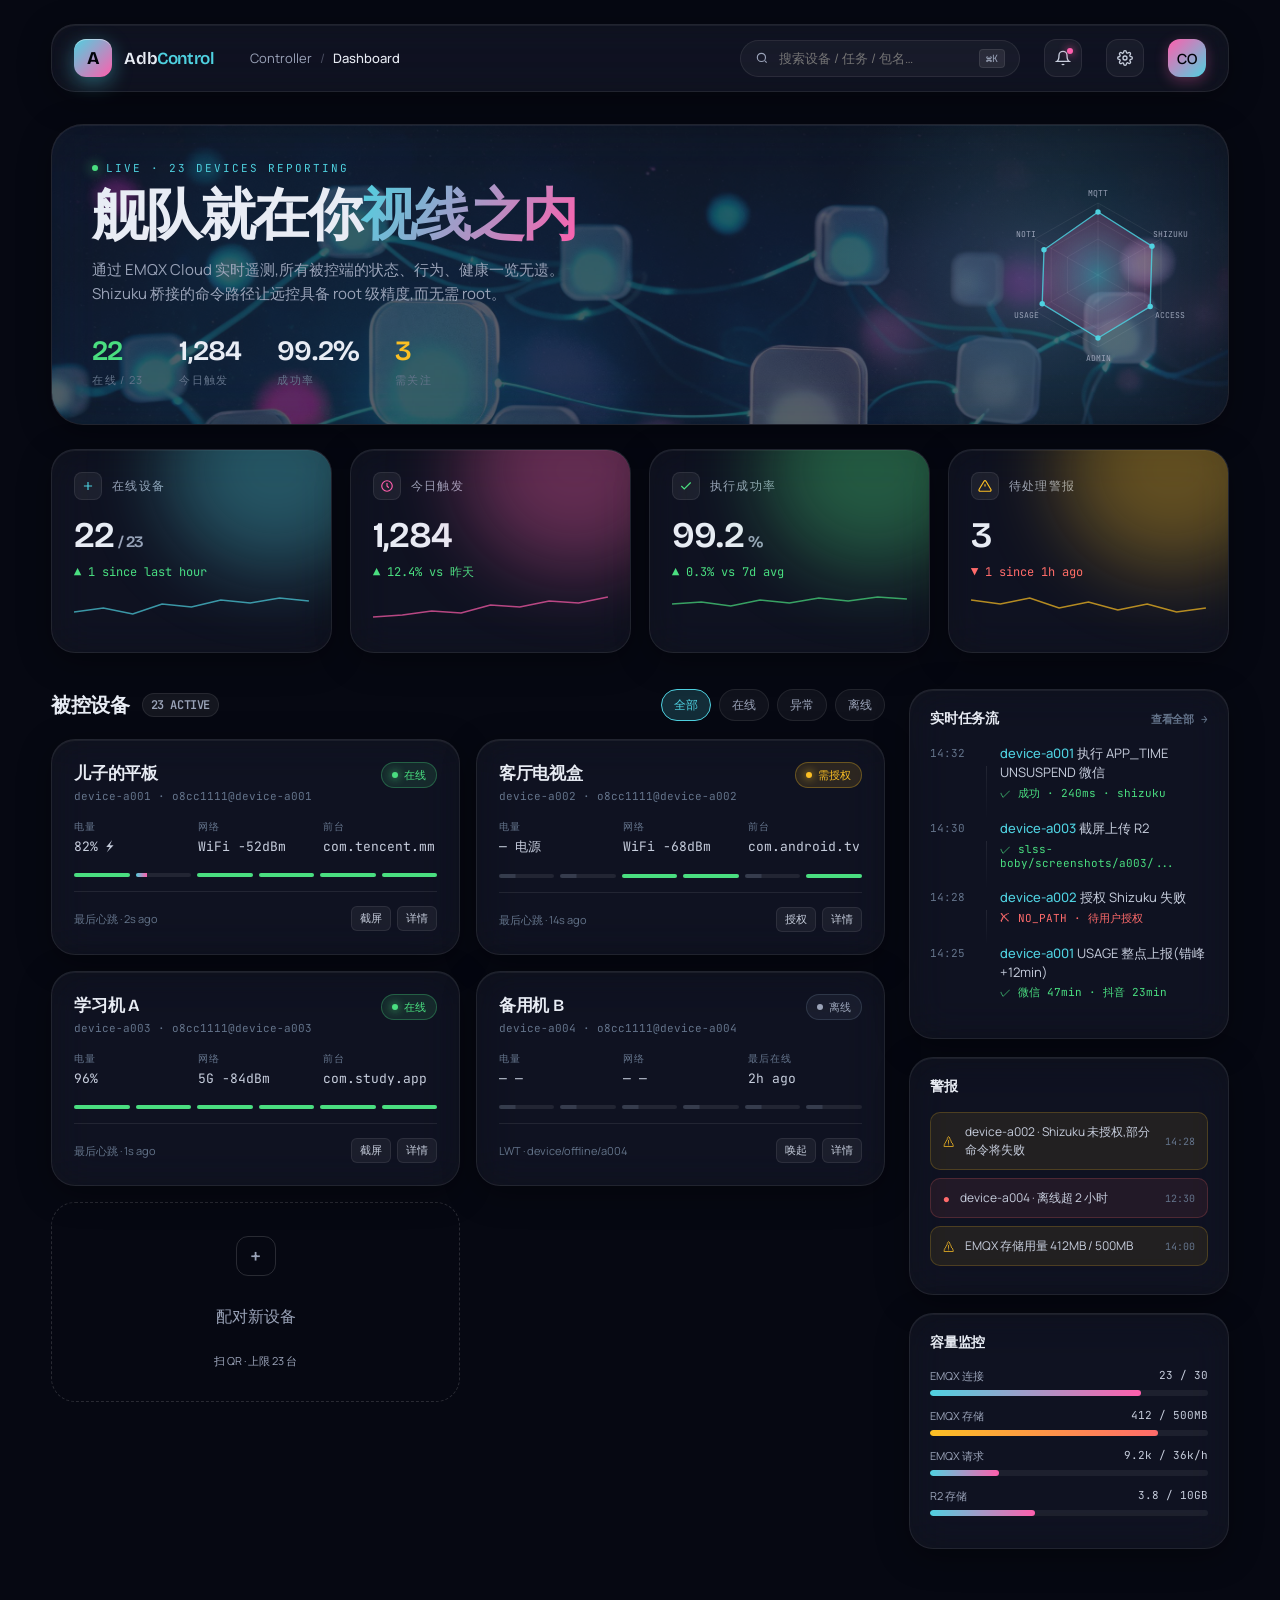
<file: docs/ui/01-dashboard.html>
<!doctype html>
<html lang="zh-CN">
<head>
<meta charset="utf-8" />
<meta name="viewport" content="width=device-width, initial-scale=1" />
<title>AdbControlApp · Dashboard Mockup</title>
<link rel="preconnect" href="https://fonts.googleapis.com">
<link rel="preconnect" href="https://fonts.gstatic.com" crossorigin>
<link href="https://fonts.googleapis.com/css2?family=Bricolage+Grotesque:opsz,wght@12..96,300..800&family=Manrope:wght@300;400;500;600;700&family=JetBrains+Mono:wght@400;500&display=swap" rel="stylesheet">
<style>
  /* ===== AdbControlApp UI · 玻璃拟态设计令牌 ===== */
  :root {
    /* 背景层 */
    --bg-base: #060812;
    --bg-deep: #02030A;
    /* 玻璃面 */
    --glass-bg: rgba(255, 255, 255, 0.045);
    --glass-bg-strong: rgba(255, 255, 255, 0.075);
    --glass-border: rgba(255, 255, 255, 0.08);
    --glass-border-strong: rgba(255, 255, 255, 0.14);
    --glass-hl: rgba(255, 255, 255, 0.22);
    /* 强调色 */
    --c-cyan: #4FD1E0;
    --c-cyan-soft: rgba(79, 209, 224, 0.18);
    --c-magenta: #FF5FAD;
    --c-magenta-soft: rgba(255, 95, 173, 0.18);
    --c-emerald: #4ADE80;
    --c-amber: #FBBF24;
    --c-rose: #FF6B6B;
    --c-slate: #64748B;
    /* 字体 */
    --font-display: 'Bricolage Grotesque', sans-serif;
    --font-body: 'Manrope', sans-serif;
    --font-mono: 'JetBrains Mono', monospace;
    /* 阴影 */
    --shadow-soft: 0 8px 32px rgba(0, 0, 0, 0.35), inset 0 1px 0 rgba(255, 255, 255, 0.06);
    --shadow-hover: 0 20px 60px rgba(0, 0, 0, 0.55), 0 0 0 1px var(--glass-border-strong), inset 0 1px 0 var(--glass-hl);
    /* 半径 */
    --r-sm: 10px;
    --r-md: 16px;
    --r-lg: 24px;
    --r-xl: 32px;
  }

  * { box-sizing: border-box; margin: 0; padding: 0; }

  html, body {
    background: var(--bg-base);
    color: #E8ECF4;
    font-family: var(--font-body);
    font-feature-settings: "ss01", "cv11";
    min-height: 100vh;
    overflow-x: hidden;
    -webkit-font-smoothing: antialiased;
  }

  /* ====== 氛围背景:渐变光晕 + 噪点 ====== */
  body::before {
    content: "";
    position: fixed;
    inset: -20vmax;
    background:
      radial-gradient(40vmax 40vmax at 12% 18%, rgba(79, 209, 224, 0.22), transparent 60%),
      radial-gradient(50vmax 50vmax at 88% 8%, rgba(255, 95, 173, 0.22), transparent 60%),
      radial-gradient(60vmax 60vmax at 50% 110%, rgba(120, 100, 255, 0.18), transparent 60%),
      linear-gradient(180deg, var(--bg-deep), var(--bg-base));
    z-index: -2;
    filter: blur(8px);
  }
  body::after {
    content: "";
    position: fixed;
    inset: 0;
    background-image: url("data:image/svg+xml;utf8,<svg xmlns='http://www.w3.org/2000/svg' width='200' height='200'><filter id='n'><feTurbulence baseFrequency='0.9' numOctaves='2'/><feColorMatrix values='0 0 0 0 1  0 0 0 0 1  0 0 0 0 1  0 0 0 0.05 0'/></filter><rect width='100%' height='100%' filter='url(%23n)'/></svg>");
    opacity: 0.4;
    pointer-events: none;
    z-index: -1;
    mix-blend-mode: overlay;
  }

  /* ====== App 整体布局 ====== */
  .app {
    max-width: 1480px;
    margin: 0 auto;
    padding: 24px clamp(20px, 4vw, 56px) 80px;
  }

  /* ====== 顶部导航栏 ====== */
  .topbar {
    display: flex;
    align-items: center;
    gap: 24px;
    padding: 14px 22px;
    background: var(--glass-bg);
    backdrop-filter: blur(20px) saturate(160%);
    -webkit-backdrop-filter: blur(20px) saturate(160%);
    border: 1px solid var(--glass-border);
    border-radius: var(--r-lg);
    box-shadow: var(--shadow-soft);
    position: sticky;
    top: 16px;
    z-index: 50;
  }
  .brand {
    display: flex;
    align-items: center;
    gap: 12px;
  }
  .brand-mark {
    width: 38px; height: 38px;
    border-radius: 12px;
    background: linear-gradient(135deg, var(--c-cyan), var(--c-magenta));
    box-shadow: 0 6px 20px rgba(79, 209, 224, 0.4), inset 0 1px 0 rgba(255, 255, 255, 0.4);
    display: grid; place-items: center;
    font-family: var(--font-display);
    font-weight: 700;
    color: #02030A;
    font-size: 18px;
    letter-spacing: -0.02em;
  }
  .brand-name {
    font-family: var(--font-display);
    font-weight: 600;
    font-size: 17px;
    letter-spacing: -0.02em;
  }
  .brand-name span { color: var(--c-cyan); }

  .crumbs {
    display: flex; align-items: center; gap: 8px;
    font-size: 13px; color: #9AA3B8;
    margin-left: 12px;
  }
  .crumbs .sep { opacity: 0.4; }
  .crumbs .cur { color: #E8ECF4; font-weight: 500; }

  .topbar-spacer { flex: 1; }

  .search {
    display: flex; align-items: center; gap: 10px;
    padding: 8px 14px;
    background: rgba(255, 255, 255, 0.04);
    border: 1px solid var(--glass-border);
    border-radius: 999px;
    min-width: 280px;
    color: #9AA3B8;
    font-size: 13px;
    transition: all 0.2s;
  }
  .search:focus-within { border-color: var(--c-cyan); background: rgba(79, 209, 224, 0.06); }
  .search input {
    background: transparent; border: 0; outline: 0; color: inherit;
    font-family: inherit; font-size: inherit; flex: 1;
  }
  .kbd {
    font-family: var(--font-mono); font-size: 10px;
    padding: 2px 6px;
    background: rgba(255, 255, 255, 0.08);
    border: 1px solid var(--glass-border);
    border-radius: 4px; color: #9AA3B8;
  }

  .icon-btn {
    width: 38px; height: 38px;
    border-radius: 12px;
    background: var(--glass-bg);
    border: 1px solid var(--glass-border);
    display: grid; place-items: center;
    cursor: pointer; color: #C7CEDD;
    transition: all 0.2s;
    position: relative;
  }
  .icon-btn:hover { background: var(--glass-bg-strong); transform: translateY(-1px); }
  .icon-btn .dot {
    position: absolute; top: 8px; right: 8px;
    width: 6px; height: 6px;
    border-radius: 50%;
    background: var(--c-magenta);
    box-shadow: 0 0 8px var(--c-magenta);
  }
  .avatar {
    width: 38px; height: 38px; border-radius: 12px;
    background: linear-gradient(135deg, var(--c-magenta), var(--c-cyan));
    display: grid; place-items: center;
    font-weight: 600; font-size: 14px;
    color: #02030A;
    cursor: pointer;
    box-shadow: 0 4px 14px rgba(255, 95, 173, 0.3);
  }

  /* ====== Hero 区 ====== */
  .hero {
    margin-top: 32px;
    padding: 36px 40px;
    border-radius: var(--r-xl);
    background: var(--glass-bg);
    backdrop-filter: blur(28px) saturate(160%);
    -webkit-backdrop-filter: blur(28px) saturate(160%);
    border: 1px solid var(--glass-border);
    box-shadow: var(--shadow-soft);
    position: relative;
    overflow: hidden;
    display: grid;
    grid-template-columns: 1fr auto;
    gap: 40px;
    align-items: center;
  }
  .hero::before {
    content: "";
    position: absolute;
    inset: 0;
    background: url("./assets/dashboard-hero.jpg") center/cover no-repeat;
    opacity: 0.32;
    mix-blend-mode: screen;
    pointer-events: none;
  }
  .hero::after {
    content: "";
    position: absolute;
    top: -30%; right: -10%;
    width: 50%; height: 160%;
    background: radial-gradient(circle, var(--c-cyan-soft), transparent 60%);
    pointer-events: none;
  }
  .hero-text { position: relative; z-index: 2; }
  .hero-eyebrow {
    font-family: var(--font-mono); font-size: 11px;
    letter-spacing: 0.18em; text-transform: uppercase;
    color: var(--c-cyan); margin-bottom: 12px;
    display: flex; align-items: center; gap: 8px;
  }
  .hero-eyebrow::before {
    content: ""; width: 6px; height: 6px; border-radius: 50%;
    background: var(--c-emerald); box-shadow: 0 0 12px var(--c-emerald);
    animation: pulse 2s ease-in-out infinite;
  }
  @keyframes pulse { 0%, 100% { opacity: 1; } 50% { opacity: 0.4; } }
  .hero-title {
    font-family: var(--font-display);
    font-size: clamp(36px, 4.5vw, 56px);
    font-weight: 600;
    line-height: 1.02;
    letter-spacing: -0.04em;
    margin-bottom: 14px;
  }
  .hero-title em {
    font-style: normal;
    background: linear-gradient(120deg, var(--c-cyan), var(--c-magenta));
    -webkit-background-clip: text;
    background-clip: text;
    color: transparent;
  }
  .hero-sub {
    color: #9AA3B8;
    font-size: 15px;
    line-height: 1.6;
    max-width: 480px;
  }
  .hero-stats {
    display: flex; gap: 36px;
    margin-top: 28px;
  }
  .hero-stat .num {
    font-family: var(--font-display);
    font-size: 28px; font-weight: 600;
    letter-spacing: -0.03em;
  }
  .hero-stat .num.ok { color: var(--c-emerald); }
  .hero-stat .num.warn { color: var(--c-amber); }
  .hero-stat .lbl {
    font-size: 11px; color: #64748B;
    text-transform: uppercase; letter-spacing: 0.12em;
    margin-top: 4px;
  }

  /* 能力雷达 mini */
  .radar-mini {
    position: relative;
    width: 180px; height: 180px;
    z-index: 2;
  }
  .radar-mini svg { width: 100%; height: 100%; }

  /* ====== 概览统计三卡 ====== */
  .stats-row {
    margin-top: 24px;
    display: grid;
    grid-template-columns: repeat(4, 1fr);
    gap: 18px;
  }
  .stat-card {
    padding: 22px;
    border-radius: var(--r-lg);
    background: var(--glass-bg);
    backdrop-filter: blur(20px) saturate(160%);
    -webkit-backdrop-filter: blur(20px) saturate(160%);
    border: 1px solid var(--glass-border);
    box-shadow: var(--shadow-soft);
    position: relative; overflow: hidden;
    transition: transform 0.25s, box-shadow 0.25s;
  }
  .stat-card:hover { transform: translateY(-3px); box-shadow: var(--shadow-hover); }
  .stat-card .glow {
    position: absolute; top: -40%; right: -20%;
    width: 80%; height: 100%;
    border-radius: 50%; filter: blur(40px);
    opacity: 0.35;
  }
  .stat-card.cyan .glow { background: var(--c-cyan); }
  .stat-card.magenta .glow { background: var(--c-magenta); }
  .stat-card.emerald .glow { background: var(--c-emerald); }
  .stat-card.amber .glow { background: var(--c-amber); }
  .stat-card .head {
    display: flex; align-items: center; gap: 10px;
    color: #9AA3B8; font-size: 12px;
    text-transform: uppercase; letter-spacing: 0.1em;
    margin-bottom: 18px;
  }
  .stat-card .head .ico {
    width: 28px; height: 28px;
    border-radius: 8px;
    display: grid; place-items: center;
    background: rgba(255, 255, 255, 0.06);
    border: 1px solid var(--glass-border);
  }
  .stat-card .val {
    font-family: var(--font-display);
    font-size: 36px; font-weight: 600;
    letter-spacing: -0.03em;
    line-height: 1;
  }
  .stat-card .unit { font-size: 16px; color: #9AA3B8; margin-left: 4px; }
  .stat-card .delta {
    margin-top: 10px;
    font-size: 12px;
    font-family: var(--font-mono);
    display: flex; align-items: center; gap: 6px;
  }
  .delta.up { color: var(--c-emerald); }
  .delta.down { color: var(--c-rose); }

  /* 迷你 sparkline */
  .spark {
    margin-top: 12px;
    height: 32px; width: 100%;
  }

  /* ====== 主区:左设备列表 + 右侧栏 ====== */
  .main-grid {
    margin-top: 36px;
    display: grid;
    grid-template-columns: 1fr 320px;
    gap: 24px;
    align-items: start;
  }

  .section-head {
    display: flex; align-items: center; justify-content: space-between;
    margin-bottom: 18px;
  }
  .section-title {
    font-family: var(--font-display);
    font-size: 20px; font-weight: 600;
    letter-spacing: -0.02em;
    display: flex; align-items: center; gap: 12px;
  }
  .section-title .count {
    font-family: var(--font-mono);
    font-size: 12px;
    padding: 3px 8px;
    background: rgba(255, 255, 255, 0.06);
    border: 1px solid var(--glass-border);
    border-radius: 999px;
    color: #9AA3B8;
  }
  .filter-chips {
    display: flex; gap: 8px;
  }
  .chip {
    font-size: 12px; padding: 6px 12px;
    background: var(--glass-bg);
    border: 1px solid var(--glass-border);
    border-radius: 999px;
    color: #9AA3B8;
    cursor: pointer;
    transition: all 0.2s;
  }
  .chip:hover { color: #E8ECF4; border-color: var(--glass-border-strong); }
  .chip.active {
    background: var(--c-cyan-soft);
    border-color: var(--c-cyan);
    color: var(--c-cyan);
  }

  /* 设备卡片 */
  .device-grid {
    display: grid;
    grid-template-columns: repeat(2, 1fr);
    gap: 16px;
  }
  .device-card {
    padding: 22px;
    border-radius: var(--r-lg);
    background: var(--glass-bg);
    backdrop-filter: blur(20px) saturate(160%);
    -webkit-backdrop-filter: blur(20px) saturate(160%);
    border: 1px solid var(--glass-border);
    box-shadow: var(--shadow-soft);
    cursor: pointer;
    transition: all 0.25s;
    position: relative; overflow: hidden;
  }
  .device-card:hover {
    transform: translateY(-3px);
    border-color: var(--glass-border-strong);
    box-shadow: var(--shadow-hover);
  }
  .device-card .topbar-d {
    display: flex; justify-content: space-between; align-items: flex-start;
    margin-bottom: 16px;
  }
  .device-id-block .name {
    font-family: var(--font-display);
    font-size: 17px; font-weight: 600;
    letter-spacing: -0.02em;
    margin-bottom: 4px;
  }
  .device-id-block .id {
    font-family: var(--font-mono);
    font-size: 11px;
    color: #64748B;
  }
  .status-pill {
    display: flex; align-items: center; gap: 6px;
    padding: 4px 10px;
    border-radius: 999px;
    background: rgba(74, 222, 128, 0.12);
    border: 1px solid rgba(74, 222, 128, 0.3);
    color: var(--c-emerald);
    font-size: 11px; font-weight: 500;
  }
  .status-pill.offline {
    background: rgba(100, 116, 139, 0.12);
    border-color: rgba(100, 116, 139, 0.3);
    color: #9AA3B8;
  }
  .status-pill.warn {
    background: rgba(251, 191, 36, 0.12);
    border-color: rgba(251, 191, 36, 0.3);
    color: var(--c-amber);
  }
  .status-dot {
    width: 6px; height: 6px; border-radius: 50%;
    background: currentColor;
    box-shadow: 0 0 8px currentColor;
  }
  .status-pill.offline .status-dot { box-shadow: none; }

  .device-meta {
    display: grid;
    grid-template-columns: repeat(3, 1fr);
    gap: 10px;
    margin-bottom: 18px;
  }
  .meta-item .lbl {
    font-size: 10px;
    color: #64748B;
    text-transform: uppercase; letter-spacing: 0.1em;
    margin-bottom: 4px;
  }
  .meta-item .val {
    font-family: var(--font-mono);
    font-size: 13px;
    color: #C7CEDD;
    display: flex; align-items: center; gap: 5px;
  }

  /* 能力条 */
  .capabilities {
    display: flex; gap: 6px;
    margin-bottom: 14px;
  }
  .cap {
    flex: 1;
    height: 4px;
    border-radius: 2px;
    background: rgba(255, 255, 255, 0.08);
    position: relative;
    overflow: hidden;
  }
  .cap::after {
    content: ""; position: absolute; inset: 0;
    background: linear-gradient(90deg, var(--c-cyan), var(--c-magenta));
    transform-origin: left;
    transform: scaleX(var(--lv, 0));
  }
  .cap.on::after { background: var(--c-emerald); }
  .cap.off::after { background: rgba(100, 116, 139, 0.3); transform: scaleX(0.3); }

  .device-foot {
    display: flex; justify-content: space-between; align-items: center;
    padding-top: 14px;
    border-top: 1px solid var(--glass-border);
    font-size: 11px; color: #64748B;
  }
  .device-foot .actions {
    display: flex; gap: 6px;
  }
  .mini-btn {
    padding: 4px 8px; border-radius: 6px;
    background: rgba(255, 255, 255, 0.05);
    border: 1px solid var(--glass-border);
    color: #C7CEDD;
    font-size: 11px;
    cursor: pointer;
    transition: all 0.2s;
  }
  .mini-btn:hover { background: var(--c-cyan-soft); border-color: var(--c-cyan); color: var(--c-cyan); }

  /* 添加设备虚线卡 */
  .add-card {
    padding: 22px;
    border-radius: var(--r-lg);
    background: transparent;
    border: 1.5px dashed var(--glass-border-strong);
    cursor: pointer;
    display: grid; place-items: center;
    color: #9AA3B8;
    transition: all 0.2s;
    min-height: 200px;
  }
  .add-card:hover {
    background: rgba(79, 209, 224, 0.04);
    border-color: var(--c-cyan);
    color: var(--c-cyan);
  }
  .add-card .plus {
    width: 40px; height: 40px; border-radius: 12px;
    border: 1px solid var(--glass-border-strong);
    display: grid; place-items: center;
    font-size: 22px; margin-bottom: 8px;
    font-family: var(--font-display);
  }

  /* ====== 右侧栏:任务流 + 警报 ====== */
  .sidebar {
    display: flex; flex-direction: column;
    gap: 18px;
    position: sticky; top: 100px;
  }
  .panel {
    padding: 20px;
    border-radius: var(--r-lg);
    background: var(--glass-bg);
    backdrop-filter: blur(20px) saturate(160%);
    -webkit-backdrop-filter: blur(20px) saturate(160%);
    border: 1px solid var(--glass-border);
    box-shadow: var(--shadow-soft);
  }
  .panel-title {
    font-family: var(--font-display);
    font-size: 14px; font-weight: 600;
    letter-spacing: -0.01em;
    display: flex; align-items: center; justify-content: space-between;
    margin-bottom: 16px;
  }
  .panel-title .more {
    font-family: var(--font-mono);
    font-size: 11px; color: #64748B; cursor: pointer;
  }

  /* 任务流时间线 */
  .timeline { position: relative; }
  .tl-item {
    display: grid;
    grid-template-columns: 56px 1fr;
    gap: 14px;
    padding-bottom: 18px;
    position: relative;
  }
  .tl-item:not(:last-child)::after {
    content: ""; position: absolute;
    left: 56px; top: 22px; bottom: 0;
    width: 1px;
    background: linear-gradient(180deg, var(--glass-border), transparent);
  }
  .tl-time {
    font-family: var(--font-mono);
    font-size: 11px; color: #64748B;
    padding-top: 2px;
  }
  .tl-body { font-size: 13px; }
  .tl-body .who { color: var(--c-cyan); font-weight: 500; }
  .tl-body .what { color: #C7CEDD; }
  .tl-body .res {
    display: inline-flex; align-items: center; gap: 4px;
    margin-top: 4px;
    font-family: var(--font-mono);
    font-size: 11px; color: #64748B;
  }
  .tl-body .res.ok { color: var(--c-emerald); }
  .tl-body .res.err { color: var(--c-rose); }

  /* 警报条 */
  .alert-row {
    display: flex; align-items: center; gap: 10px;
    padding: 10px 12px;
    border-radius: var(--r-sm);
    background: rgba(255, 107, 107, 0.08);
    border: 1px solid rgba(255, 107, 107, 0.2);
    margin-bottom: 8px;
    font-size: 12px;
  }
  .alert-row.warn {
    background: rgba(251, 191, 36, 0.08);
    border-color: rgba(251, 191, 36, 0.2);
  }
  .alert-row .ico { color: var(--c-rose); flex-shrink: 0; }
  .alert-row.warn .ico { color: var(--c-amber); }
  .alert-row .txt { color: #C7CEDD; flex: 1; }
  .alert-row .when { font-family: var(--font-mono); font-size: 10px; color: #64748B; }

  /* 容量计 */
  .meter {
    margin-top: 12px;
  }
  .meter-row {
    display: flex; justify-content: space-between;
    font-size: 11px; color: #9AA3B8;
    margin-bottom: 6px;
  }
  .meter-bar {
    height: 6px;
    background: rgba(255, 255, 255, 0.06);
    border-radius: 3px;
    overflow: hidden;
    margin-bottom: 12px;
  }
  .meter-fill {
    height: 100%;
    background: linear-gradient(90deg, var(--c-cyan), var(--c-magenta));
    border-radius: 3px;
  }
  .meter-fill.warn { background: linear-gradient(90deg, var(--c-amber), var(--c-rose)); }
  .meter-row .val { font-family: var(--font-mono); color: #C7CEDD; }

  /* 响应式 */
  @media (max-width: 1100px) {
    .main-grid { grid-template-columns: 1fr; }
    .stats-row { grid-template-columns: repeat(2, 1fr); }
    .device-grid { grid-template-columns: 1fr; }
    .hero { grid-template-columns: 1fr; }
    .radar-mini { display: none; }
  }
</style>
</head>
<body>
<div class="app">

  <!-- ========== 顶部导航栏 ========== -->
  <header class="topbar">
    <div class="brand">
      <div class="brand-mark">A</div>
      <div class="brand-name">Adb<span>Control</span></div>
    </div>
    <nav class="crumbs">
      <span>Controller</span>
      <span class="sep">/</span>
      <span class="cur">Dashboard</span>
    </nav>

    <div class="topbar-spacer"></div>

    <label class="search">
      <svg width="14" height="14" viewBox="0 0 24 24" fill="none" stroke="currentColor" stroke-width="2"><circle cx="11" cy="11" r="7"/><path d="m20 20-3-3"/></svg>
      <input placeholder="搜索设备 / 任务 / 包名…" />
      <span class="kbd">⌘K</span>
    </label>

    <button class="icon-btn" title="通知">
      <svg width="16" height="16" viewBox="0 0 24 24" fill="none" stroke="currentColor" stroke-width="2"><path d="M6 8a6 6 0 0 1 12 0c0 7 3 9 3 9H3s3-2 3-9"/><path d="M10.3 21a1.94 1.94 0 0 0 3.4 0"/></svg>
      <span class="dot"></span>
    </button>
    <button class="icon-btn" title="设置">
      <svg width="16" height="16" viewBox="0 0 24 24" fill="none" stroke="currentColor" stroke-width="2"><circle cx="12" cy="12" r="3"/><path d="M19.4 15a1.65 1.65 0 0 0 .33 1.82l.06.06a2 2 0 0 1 0 2.83 2 2 0 0 1-2.83 0l-.06-.06a1.65 1.65 0 0 0-1.82-.33 1.65 1.65 0 0 0-1 1.51V21a2 2 0 0 1-4 0v-.09A1.65 1.65 0 0 0 9 19.4a1.65 1.65 0 0 0-1.82.33l-.06.06a2 2 0 0 1-2.83 0 2 2 0 0 1 0-2.83l.06-.06a1.65 1.65 0 0 0 .33-1.82 1.65 1.65 0 0 0-1.51-1H3a2 2 0 0 1 0-4h.09A1.65 1.65 0 0 0 4.6 9a1.65 1.65 0 0 0-.33-1.82l-.06-.06a2 2 0 0 1 0-2.83 2 2 0 0 1 2.83 0l.06.06a1.65 1.65 0 0 0 1.82.33H9a1.65 1.65 0 0 0 1-1.51V3a2 2 0 0 1 4 0v.09a1.65 1.65 0 0 0 1 1.51 1.65 1.65 0 0 0 1.82-.33l.06-.06a2 2 0 0 1 2.83 0 2 2 0 0 1 0 2.83l-.06.06a1.65 1.65 0 0 0-.33 1.82V9a1.65 1.65 0 0 0 1.51 1H21a2 2 0 0 1 0 4h-.09a1.65 1.65 0 0 0-1.51 1z"/></svg>
    </button>
    <div class="avatar" title="主控账户">CO</div>
  </header>

  <!-- ========== Hero ========== -->
  <section class="hero">
    <div class="hero-text">
      <div class="hero-eyebrow">Live · 23 devices reporting</div>
      <h1 class="hero-title">舰队就在你<em>视线之内</em></h1>
      <p class="hero-sub">通过 EMQX Cloud 实时遥测,所有被控端的状态、行为、健康一览无遗。Shizuku 桥接的命令路径让远控具备 root 级精度,而无需 root。</p>
      <div class="hero-stats">
        <div class="hero-stat">
          <div class="num ok">22</div>
          <div class="lbl">在线 / 23</div>
        </div>
        <div class="hero-stat">
          <div class="num">1,284</div>
          <div class="lbl">今日触发</div>
        </div>
        <div class="hero-stat">
          <div class="num">99.2%</div>
          <div class="lbl">成功率</div>
        </div>
        <div class="hero-stat">
          <div class="num warn">3</div>
          <div class="lbl">需关注</div>
        </div>
      </div>
    </div>
    <!-- 能力雷达 mini -->
    <div class="radar-mini">
      <svg viewBox="0 0 200 200">
        <defs>
          <radialGradient id="rgrad" cx="50%" cy="50%" r="50%">
            <stop offset="0%" stop-color="#4FD1E0" stop-opacity="0.5"/>
            <stop offset="100%" stop-color="#FF5FAD" stop-opacity="0.2"/>
          </radialGradient>
        </defs>
        <!-- 网格 -->
        <g stroke="rgba(255,255,255,0.08)" fill="none">
          <polygon points="100,20 170,60 170,140 100,180 30,140 30,60"/>
          <polygon points="100,40 152,70 152,130 100,160 48,130 48,70"/>
          <polygon points="100,60 134,80 134,120 100,140 66,120 66,80"/>
        </g>
        <!-- 轴 -->
        <g stroke="rgba(255,255,255,0.08)">
          <line x1="100" y1="20" x2="100" y2="180"/>
          <line x1="170" y1="60" x2="30" y2="140"/>
          <line x1="170" y1="140" x2="30" y2="60"/>
        </g>
        <!-- 数据多边形 -->
        <polygon points="100,30 160,68 158,135 100,170 38,132 40,72"
                 fill="url(#rgrad)" stroke="#4FD1E0" stroke-width="1.5" opacity="0.85"/>
        <!-- 顶点 -->
        <g fill="#4FD1E0">
          <circle cx="100" cy="30" r="3"/>
          <circle cx="160" cy="68" r="3"/>
          <circle cx="158" cy="135" r="3"/>
          <circle cx="100" cy="170" r="3"/>
          <circle cx="38" cy="132" r="3"/>
          <circle cx="40" cy="72" r="3"/>
        </g>
        <!-- 标签 -->
        <g fill="#9AA3B8" font-family="JetBrains Mono" font-size="9" text-anchor="middle">
          <text x="100" y="12">MQTT</text>
          <text x="180" y="58">SHIZUKU</text>
          <text x="180" y="148">ACCESS</text>
          <text x="100" y="195">ADMIN</text>
          <text x="20" y="148">USAGE</text>
          <text x="20" y="58">NOTI</text>
        </g>
      </svg>
    </div>
  </section>

  <!-- ========== 统计四卡 ========== -->
  <section class="stats-row">
    <div class="stat-card cyan">
      <div class="glow"></div>
      <div class="head">
        <span class="ico"><svg width="14" height="14" viewBox="0 0 24 24" fill="none" stroke="#4FD1E0" stroke-width="2"><path d="M5 12h14M12 5v14"/></svg></span>
        在线设备
      </div>
      <div class="val">22<span class="unit">/ 23</span></div>
      <div class="delta up">▲ 1 since last hour</div>
      <svg class="spark" viewBox="0 0 200 32" preserveAspectRatio="none">
        <polyline points="0,20 25,16 50,22 75,12 100,15 125,8 150,11 175,6 200,9"
                  fill="none" stroke="#4FD1E0" stroke-width="1.5" opacity="0.7"/>
      </svg>
    </div>
    <div class="stat-card magenta">
      <div class="glow"></div>
      <div class="head">
        <span class="ico"><svg width="14" height="14" viewBox="0 0 24 24" fill="none" stroke="#FF5FAD" stroke-width="2"><circle cx="12" cy="12" r="9"/><path d="M12 7v5l3 3"/></svg></span>
        今日触发
      </div>
      <div class="val">1,284</div>
      <div class="delta up">▲ 12.4% vs 昨天</div>
      <svg class="spark" viewBox="0 0 200 32" preserveAspectRatio="none">
        <polyline points="0,24 25,22 50,18 75,20 100,12 125,14 150,8 175,10 200,4"
                  fill="none" stroke="#FF5FAD" stroke-width="1.5" opacity="0.7"/>
      </svg>
    </div>
    <div class="stat-card emerald">
      <div class="glow"></div>
      <div class="head">
        <span class="ico"><svg width="14" height="14" viewBox="0 0 24 24" fill="none" stroke="#4ADE80" stroke-width="2"><path d="M20 6 9 17l-5-5"/></svg></span>
        执行成功率
      </div>
      <div class="val">99.2<span class="unit">%</span></div>
      <div class="delta up">▲ 0.3% vs 7d avg</div>
      <svg class="spark" viewBox="0 0 200 32" preserveAspectRatio="none">
        <polyline points="0,12 25,10 50,14 75,8 100,11 125,6 150,9 175,5 200,7"
                  fill="none" stroke="#4ADE80" stroke-width="1.5" opacity="0.7"/>
      </svg>
    </div>
    <div class="stat-card amber">
      <div class="glow"></div>
      <div class="head">
        <span class="ico"><svg width="14" height="14" viewBox="0 0 24 24" fill="none" stroke="#FBBF24" stroke-width="2"><path d="M10.29 3.86 1.82 18a2 2 0 0 0 1.71 3h16.94a2 2 0 0 0 1.71-3L13.71 3.86a2 2 0 0 0-3.42 0z"/><path d="M12 9v4M12 17h.01"/></svg></span>
        待处理警报
      </div>
      <div class="val">3</div>
      <div class="delta down">▼ 1 since 1h ago</div>
      <svg class="spark" viewBox="0 0 200 32" preserveAspectRatio="none">
        <polyline points="0,8 25,12 50,6 75,16 100,10 125,18 150,12 175,20 200,16"
                  fill="none" stroke="#FBBF24" stroke-width="1.5" opacity="0.7"/>
      </svg>
    </div>
  </section>

  <!-- ========== 主区:设备列表 + 侧栏 ========== -->
  <div class="main-grid">

    <!-- 左:设备列表 -->
    <main>
      <div class="section-head">
        <div class="section-title">
          被控设备
          <span class="count">23 ACTIVE</span>
        </div>
        <div class="filter-chips">
          <span class="chip active">全部</span>
          <span class="chip">在线</span>
          <span class="chip">异常</span>
          <span class="chip">离线</span>
        </div>
      </div>

      <div class="device-grid">

        <!-- 设备卡 1 -->
        <div class="device-card">
          <div class="topbar-d">
            <div class="device-id-block">
              <div class="name">儿子的平板</div>
              <div class="id">device-a001 · o8cc1111@device-a001</div>
            </div>
            <div class="status-pill"><span class="status-dot"></span>在线</div>
          </div>
          <div class="device-meta">
            <div class="meta-item"><div class="lbl">电量</div><div class="val">82% ⚡</div></div>
            <div class="meta-item"><div class="lbl">网络</div><div class="val">WiFi -52dBm</div></div>
            <div class="meta-item"><div class="lbl">前台</div><div class="val">com.tencent.mm</div></div>
          </div>
          <div class="capabilities">
            <div class="cap on" style="--lv:1" title="Shizuku"></div>
            <div class="cap" style="--lv:0.2" title="Root"></div>
            <div class="cap on" style="--lv:1" title="无障碍"></div>
            <div class="cap on" style="--lv:1" title="DeviceAdmin"></div>
            <div class="cap on" style="--lv:1" title="UsageStats"></div>
            <div class="cap on" style="--lv:1" title="通知"></div>
          </div>
          <div class="device-foot">
            <span>最后心跳 · 2s ago</span>
            <div class="actions">
              <button class="mini-btn">截屏</button>
              <button class="mini-btn">详情</button>
            </div>
          </div>
        </div>

        <!-- 设备卡 2 -->
        <div class="device-card">
          <div class="topbar-d">
            <div class="device-id-block">
              <div class="name">客厅电视盒</div>
              <div class="id">device-a002 · o8cc1111@device-a002</div>
            </div>
            <div class="status-pill warn"><span class="status-dot"></span>需授权</div>
          </div>
          <div class="device-meta">
            <div class="meta-item"><div class="lbl">电量</div><div class="val">— 电源</div></div>
            <div class="meta-item"><div class="lbl">网络</div><div class="val">WiFi -68dBm</div></div>
            <div class="meta-item"><div class="lbl">前台</div><div class="val">com.android.tv</div></div>
          </div>
          <div class="capabilities">
            <div class="cap off" style="--lv:0" title="Shizuku 未授权"></div>
            <div class="cap off" style="--lv:0" title="Root"></div>
            <div class="cap on" style="--lv:1" title="无障碍"></div>
            <div class="cap on" style="--lv:1" title="DeviceAdmin"></div>
            <div class="cap off" style="--lv:0" title="UsageStats 未授权"></div>
            <div class="cap on" style="--lv:1" title="通知"></div>
          </div>
          <div class="device-foot">
            <span>最后心跳 · 14s ago</span>
            <div class="actions">
              <button class="mini-btn">授权</button>
              <button class="mini-btn">详情</button>
            </div>
          </div>
        </div>

        <!-- 设备卡 3 -->
        <div class="device-card">
          <div class="topbar-d">
            <div class="device-id-block">
              <div class="name">学习机 A</div>
              <div class="id">device-a003 · o8cc1111@device-a003</div>
            </div>
            <div class="status-pill"><span class="status-dot"></span>在线</div>
          </div>
          <div class="device-meta">
            <div class="meta-item"><div class="lbl">电量</div><div class="val">96%</div></div>
            <div class="meta-item"><div class="lbl">网络</div><div class="val">5G -84dBm</div></div>
            <div class="meta-item"><div class="lbl">前台</div><div class="val">com.study.app</div></div>
          </div>
          <div class="capabilities">
            <div class="cap on" style="--lv:1"></div>
            <div class="cap on" style="--lv:1"></div>
            <div class="cap on" style="--lv:1"></div>
            <div class="cap on" style="--lv:1"></div>
            <div class="cap on" style="--lv:1"></div>
            <div class="cap on" style="--lv:1"></div>
          </div>
          <div class="device-foot">
            <span>最后心跳 · 1s ago</span>
            <div class="actions">
              <button class="mini-btn">截屏</button>
              <button class="mini-btn">详情</button>
            </div>
          </div>
        </div>

        <!-- 设备卡 4:离线 -->
        <div class="device-card">
          <div class="topbar-d">
            <div class="device-id-block">
              <div class="name">备用机 B</div>
              <div class="id">device-a004 · o8cc1111@device-a004</div>
            </div>
            <div class="status-pill offline"><span class="status-dot"></span>离线</div>
          </div>
          <div class="device-meta">
            <div class="meta-item"><div class="lbl">电量</div><div class="val">— —</div></div>
            <div class="meta-item"><div class="lbl">网络</div><div class="val">— —</div></div>
            <div class="meta-item"><div class="lbl">最后在线</div><div class="val">2h ago</div></div>
          </div>
          <div class="capabilities">
            <div class="cap off" style="--lv:0"></div>
            <div class="cap off" style="--lv:0"></div>
            <div class="cap off" style="--lv:0"></div>
            <div class="cap off" style="--lv:0"></div>
            <div class="cap off" style="--lv:0"></div>
            <div class="cap off" style="--lv:0"></div>
          </div>
          <div class="device-foot">
            <span>LWT · device/offline/a004</span>
            <div class="actions">
              <button class="mini-btn">唤起</button>
              <button class="mini-btn">详情</button>
            </div>
          </div>
        </div>

        <!-- 添加设备卡 -->
        <div class="add-card" title="配对新设备">
          <div class="plus">+</div>
          <div>配对新设备</div>
          <div style="font-size:11px;margin-top:4px;">扫 QR · 上限 23 台</div>
        </div>

      </div>
    </main>

    <!-- 右:侧栏 -->
    <aside class="sidebar">

      <!-- 任务流 -->
      <div class="panel">
        <div class="panel-title">
          实时任务流
          <span class="more">查看全部 →</span>
        </div>
        <div class="timeline">
          <div class="tl-item">
            <div class="tl-time">14:32</div>
            <div class="tl-body">
              <span class="who">device-a001</span>
              <span class="what">执行 APP_TIME UNSUSPEND 微信</span>
              <div class="res ok">✓ 成功 · 240ms · shizuku</div>
            </div>
          </div>
          <div class="tl-item">
            <div class="tl-time">14:30</div>
            <div class="tl-body">
              <span class="who">device-a003</span>
              <span class="what">截屏上传 R2</span>
              <div class="res ok">✓ slss-boby/screenshots/a003/...</div>
            </div>
          </div>
          <div class="tl-item">
            <div class="tl-time">14:28</div>
            <div class="tl-body">
              <span class="who">device-a002</span>
              <span class="what">授权 Shizuku 失败</span>
              <div class="res err">✗ NO_PATH · 待用户授权</div>
            </div>
          </div>
          <div class="tl-item">
            <div class="tl-time">14:25</div>
            <div class="tl-body">
              <span class="who">device-a001</span>
              <span class="what">USAGE 整点上报(错峰 +12min)</span>
              <div class="res ok">✓ 微信 47min · 抖音 23min</div>
            </div>
          </div>
        </div>
      </div>

      <!-- 警报 -->
      <div class="panel">
        <div class="panel-title">警报</div>
        <div class="alert-row warn">
          <span class="ico">⚠</span>
          <span class="txt">device-a002 · Shizuku 未授权,部分命令将失败</span>
          <span class="when">14:28</span>
        </div>
        <div class="alert-row">
          <span class="ico">●</span>
          <span class="txt">device-a004 · 离线超 2 小时</span>
          <span class="when">12:30</span>
        </div>
        <div class="alert-row warn">
          <span class="ico">⚠</span>
          <span class="txt">EMQX 存储用量 412MB / 500MB</span>
          <span class="when">14:00</span>
        </div>
      </div>

      <!-- 容量计 -->
      <div class="panel">
        <div class="panel-title">容量监控</div>
        <div class="meter">
          <div class="meter-row"><span>EMQX 连接</span><span class="val">23 / 30</span></div>
          <div class="meter-bar"><div class="meter-fill" style="width:76%"></div></div>
          <div class="meter-row"><span>EMQX 存储</span><span class="val">412 / 500MB</span></div>
          <div class="meter-bar"><div class="meter-fill warn" style="width:82%"></div></div>
          <div class="meter-row"><span>EMQX 请求</span><span class="val">9.2k / 36k/h</span></div>
          <div class="meter-bar"><div class="meter-fill" style="width:25%"></div></div>
          <div class="meter-row"><span>R2 存储</span><span class="val">3.8 / 10GB</span></div>
          <div class="meter-bar"><div class="meter-fill" style="width:38%"></div></div>
        </div>
      </div>

    </aside>

  </div>

</div>
</body>
</html>
</file>
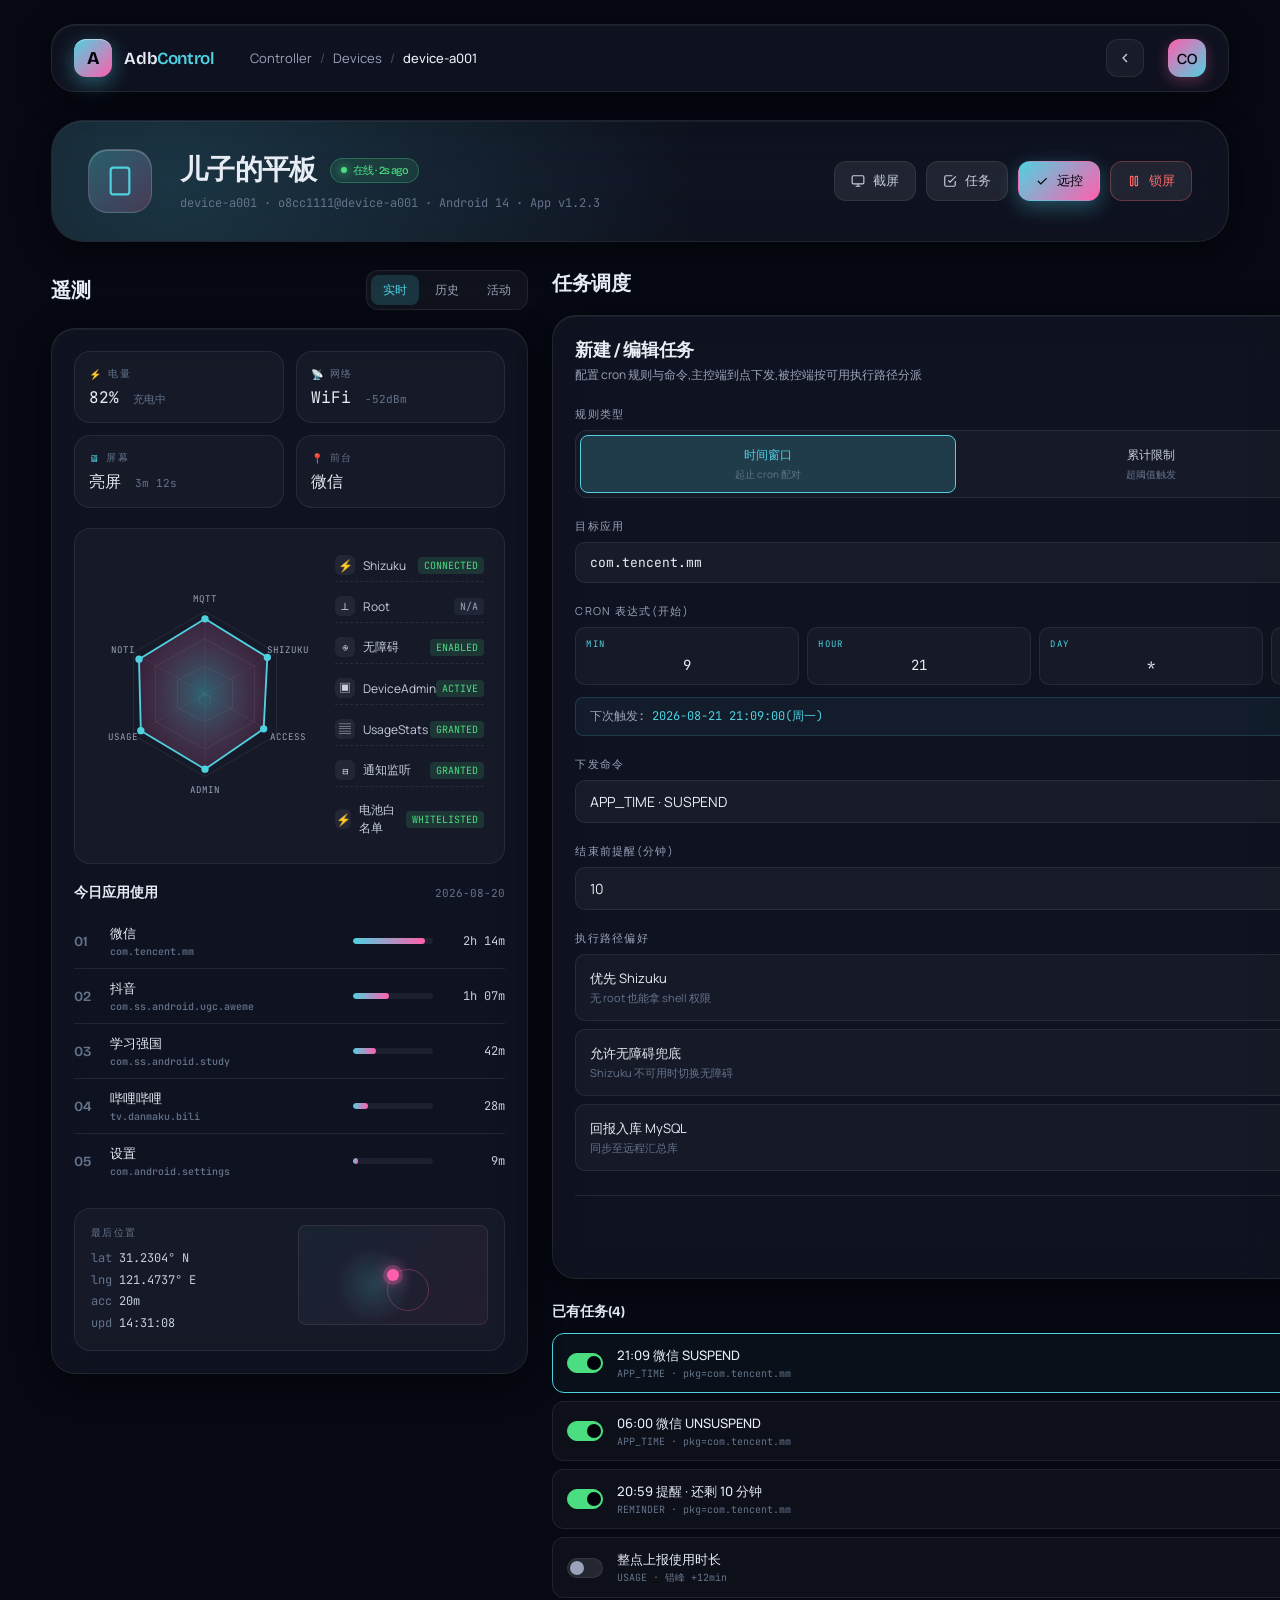
<file: docs/ui/02-device-detail.html>
<!doctype html>
<html lang="zh-CN">
<head>
<meta charset="utf-8" />
<meta name="viewport" content="width=device-width, initial-scale=1" />
<title>AdbControlApp · Device Detail + Task Editor</title>
<link rel="preconnect" href="https://fonts.googleapis.com">
<link rel="preconnect" href="https://fonts.gstatic.com" crossorigin>
<link href="https://fonts.googleapis.com/css2?family=Bricolage+Grotesque:opsz,wght@12..96,300..800&family=Manrope:wght@300;400;500;600;700&family=JetBrains+Mono:wght@400;500&display=swap" rel="stylesheet">
<style>
  :root {
    --bg-base: #060812;
    --bg-deep: #02030A;
    --glass-bg: rgba(255, 255, 255, 0.045);
    --glass-bg-strong: rgba(255, 255, 255, 0.075);
    --glass-border: rgba(255, 255, 255, 0.08);
    --glass-border-strong: rgba(255, 255, 255, 0.14);
    --glass-hl: rgba(255, 255, 255, 0.22);
    --c-cyan: #4FD1E0;
    --c-cyan-soft: rgba(79, 209, 224, 0.18);
    --c-magenta: #FF5FAD;
    --c-magenta-soft: rgba(255, 95, 173, 0.18);
    --c-emerald: #4ADE80;
    --c-amber: #FBBF24;
    --c-rose: #FF6B6B;
    --c-slate: #64748B;
    --font-display: 'Bricolage Grotesque', sans-serif;
    --font-body: 'Manrope', sans-serif;
    --font-mono: 'JetBrains Mono', monospace;
    --shadow-soft: 0 8px 32px rgba(0, 0, 0, 0.35), inset 0 1px 0 rgba(255, 255, 255, 0.06);
    --shadow-hover: 0 20px 60px rgba(0, 0, 0, 0.55), 0 0 0 1px var(--glass-border-strong), inset 0 1px 0 var(--glass-hl);
    --r-sm: 10px; --r-md: 16px; --r-lg: 24px; --r-xl: 32px;
  }
  * { box-sizing: border-box; margin: 0; padding: 0; }
  html, body {
    background: var(--bg-base); color: #E8ECF4;
    font-family: var(--font-body); min-height: 100vh;
    overflow-x: hidden; -webkit-font-smoothing: antialiased;
  }
  body::before {
    content: ""; position: fixed; inset: -20vmax;
    background:
      radial-gradient(40vmax 40vmax at 8% 18%, rgba(79, 209, 224, 0.18), transparent 60%),
      radial-gradient(50vmax 50vmax at 92% 12%, rgba(255, 95, 173, 0.18), transparent 60%),
      radial-gradient(60vmax 60vmax at 50% 110%, rgba(120, 100, 255, 0.14), transparent 60%),
      linear-gradient(180deg, var(--bg-deep), var(--bg-base));
    z-index: -2; filter: blur(8px);
  }
  body::after {
    content: ""; position: fixed; inset: 0;
    background-image: url("data:image/svg+xml;utf8,<svg xmlns='http://www.w3.org/2000/svg' width='200' height='200'><filter id='n'><feTurbulence baseFrequency='0.9' numOctaves='2'/><feColorMatrix values='0 0 0 0 1  0 0 0 0 1  0 0 0 0 1  0 0 0 0.05 0'/></filter><rect width='100%' height='100%' filter='url(%23n)'/></svg>");
    opacity: 0.4; pointer-events: none; z-index: -1; mix-blend-mode: overlay;
  }
  .app { max-width: 1480px; margin: 0 auto; padding: 24px clamp(20px, 4vw, 56px) 80px; }

  /* 顶部栏 */
  .topbar {
    display: flex; align-items: center; gap: 24px;
    padding: 14px 22px;
    background: var(--glass-bg);
    backdrop-filter: blur(20px) saturate(160%);
    -webkit-backdrop-filter: blur(20px) saturate(160%);
    border: 1px solid var(--glass-border);
    border-radius: var(--r-lg); box-shadow: var(--shadow-soft);
    position: sticky; top: 16px; z-index: 50;
  }
  .brand { display: flex; align-items: center; gap: 12px; }
  .brand-mark {
    width: 38px; height: 38px; border-radius: 12px;
    background: linear-gradient(135deg, var(--c-cyan), var(--c-magenta));
    box-shadow: 0 6px 20px rgba(79, 209, 224, 0.4), inset 0 1px 0 rgba(255, 255, 255, 0.4);
    display: grid; place-items: center;
    font-family: var(--font-display); font-weight: 700;
    color: #02030A; font-size: 18px; letter-spacing: -0.02em;
  }
  .brand-name { font-family: var(--font-display); font-weight: 600; font-size: 17px; letter-spacing: -0.02em; }
  .brand-name span { color: var(--c-cyan); }
  .crumbs { display: flex; align-items: center; gap: 8px; font-size: 13px; color: #9AA3B8; margin-left: 12px; }
  .crumbs .sep { opacity: 0.4; }
  .crumbs .cur { color: #E8ECF4; font-weight: 500; }
  .topbar-spacer { flex: 1; }
  .icon-btn {
    width: 38px; height: 38px; border-radius: 12px;
    background: var(--glass-bg); border: 1px solid var(--glass-border);
    display: grid; place-items: center; cursor: pointer; color: #C7CEDD;
    transition: all 0.2s;
  }
  .icon-btn:hover { background: var(--glass-bg-strong); transform: translateY(-1px); }
  .avatar {
    width: 38px; height: 38px; border-radius: 12px;
    background: linear-gradient(135deg, var(--c-magenta), var(--c-cyan));
    display: grid; place-items: center;
    font-weight: 600; font-size: 14px; color: #02030A;
    cursor: pointer; box-shadow: 0 4px 14px rgba(255, 95, 173, 0.3);
  }

  /* 设备标题 hero */
  .dev-hero {
    margin-top: 28px;
    padding: 28px 36px;
    border-radius: var(--r-xl);
    background: var(--glass-bg);
    backdrop-filter: blur(28px) saturate(160%);
    -webkit-backdrop-filter: blur(28px) saturate(160%);
    border: 1px solid var(--glass-border);
    box-shadow: var(--shadow-soft);
    position: relative; overflow: hidden;
    display: grid; grid-template-columns: auto 1fr auto;
    gap: 28px; align-items: center;
  }
  .dev-hero::before {
    content: ""; position: absolute; inset: 0;
    background: radial-gradient(circle at 10% 50%, var(--c-cyan-soft), transparent 50%);
    pointer-events: none;
  }
  .dev-icon {
    width: 64px; height: 64px; border-radius: 20px;
    background: linear-gradient(135deg, rgba(79, 209, 224, 0.3), rgba(255, 95, 173, 0.2));
    border: 1px solid var(--glass-border-strong);
    display: grid; place-items: center;
    box-shadow: inset 0 1px 0 var(--glass-hl);
    position: relative; z-index: 2;
  }
  .dev-info { position: relative; z-index: 2; }
  .dev-name {
    font-family: var(--font-display);
    font-size: 28px; font-weight: 600;
    letter-spacing: -0.03em;
    display: flex; align-items: center; gap: 14px;
  }
  .dev-name .pill {
    font-size: 11px; padding: 4px 10px; border-radius: 999px;
    background: rgba(74, 222, 128, 0.12);
    border: 1px solid rgba(74, 222, 128, 0.3);
    color: var(--c-emerald);
    display: flex; align-items: center; gap: 6px;
    font-weight: 500;
  }
  .dev-name .pill .dot { width: 6px; height: 6px; border-radius: 50%; background: currentColor; box-shadow: 0 0 8px currentColor; }
  .dev-sub {
    margin-top: 6px;
    font-family: var(--font-mono);
    font-size: 12px; color: #64748B;
  }
  .dev-quick { display: flex; gap: 10px; position: relative; z-index: 2; }
  .quick-btn {
    padding: 10px 16px;
    border-radius: 12px;
    background: var(--glass-bg-strong);
    border: 1px solid var(--glass-border);
    color: #C7CEDD;
    font-size: 13px; font-weight: 500;
    cursor: pointer;
    transition: all 0.2s;
    display: flex; align-items: center; gap: 8px;
  }
  .quick-btn:hover { border-color: var(--glass-border-strong); transform: translateY(-1px); }
  .quick-btn.primary {
    background: linear-gradient(135deg, var(--c-cyan), var(--c-magenta));
    color: #02030A; border-color: transparent;
    box-shadow: 0 6px 20px rgba(79, 209, 224, 0.35);
  }
  .quick-btn.danger { color: var(--c-rose); border-color: rgba(255, 107, 107, 0.3); }
  .quick-btn.danger:hover { background: rgba(255, 107, 107, 0.1); }

  /* 主区:左遥测 + 右任务 */
  .main-grid {
    margin-top: 28px;
    display: grid;
    grid-template-columns: 1fr 1fr;
    gap: 24px;
    align-items: start;
  }

  .section-head {
    display: flex; align-items: center; justify-content: space-between;
    margin-bottom: 18px;
  }
  .section-title {
    font-family: var(--font-display);
    font-size: 20px; font-weight: 600;
    letter-spacing: -0.02em;
    display: flex; align-items: center; gap: 12px;
  }
  .tab-row { display: flex; gap: 4px; padding: 4px; background: var(--glass-bg); border: 1px solid var(--glass-border); border-radius: 12px; }
  .tab {
    padding: 6px 12px; border-radius: 8px;
    font-size: 12px; color: #9AA3B8; cursor: pointer;
    transition: all 0.2s;
  }
  .tab.active { background: var(--c-cyan-soft); color: var(--c-cyan); }
  .tab:hover:not(.active) { color: #E8ECF4; }

  .panel {
    padding: 22px;
    border-radius: var(--r-lg);
    background: var(--glass-bg);
    backdrop-filter: blur(20px) saturate(160%);
    -webkit-backdrop-filter: blur(20px) saturate(160%);
    border: 1px solid var(--glass-border);
    box-shadow: var(--shadow-soft);
  }

  /* 状态网格 */
  .stat-grid {
    display: grid;
    grid-template-columns: repeat(2, 1fr);
    gap: 12px;
    margin-bottom: 20px;
  }
  .stat-cell {
    padding: 14px;
    border-radius: var(--r-md);
    background: rgba(255, 255, 255, 0.03);
    border: 1px solid var(--glass-border);
  }
  .stat-cell .lbl {
    font-size: 10px; color: #64748B;
    text-transform: uppercase; letter-spacing: 0.12em;
    margin-bottom: 6px;
    display: flex; align-items: center; gap: 6px;
  }
  .stat-cell .lbl .ico { color: var(--c-cyan); }
  .stat-cell .val {
    font-family: var(--font-mono);
    font-size: 16px; color: #E8ECF4;
  }
  .stat-cell .val .sub { color: #64748B; font-size: 11px; margin-left: 4px; }

  /* 能力雷达大 */
  .radar-block {
    display: grid; grid-template-columns: 220px 1fr;
    gap: 20px; align-items: center;
    padding: 20px; border-radius: var(--r-md);
    background: rgba(255, 255, 255, 0.03);
    border: 1px solid var(--glass-border);
  }
  .radar-big svg { width: 100%; height: auto; }
  .cap-list { display: flex; flex-direction: column; gap: 8px; }
  .cap-row {
    display: flex; align-items: center; justify-content: space-between;
    font-size: 12px;
    padding: 6px 0;
    border-bottom: 1px dashed var(--glass-border);
  }
  .cap-row:last-child { border: 0; }
  .cap-row .name { display: flex; align-items: center; gap: 8px; color: #C7CEDD; }
  .cap-row .name .ic {
    width: 20px; height: 20px; border-radius: 6px;
    display: grid; place-items: center;
    background: rgba(255, 255, 255, 0.06);
  }
  .cap-row .badge {
    font-family: var(--font-mono);
    font-size: 10px; padding: 2px 6px; border-radius: 4px;
  }
  .cap-row .badge.on { background: rgba(74, 222, 128, 0.15); color: var(--c-emerald); }
  .cap-row .badge.off { background: rgba(100, 116, 139, 0.15); color: #9AA3B8; }

  /* 应用使用排行 */
  .usage-list { margin-top: 20px; }
  .usage-item {
    display: grid;
    grid-template-columns: 24px 1fr 80px 60px;
    gap: 12px; align-items: center;
    padding: 10px 0;
    border-bottom: 1px solid var(--glass-border);
    font-size: 13px;
  }
  .usage-item:last-child { border: 0; }
  .usage-rank {
    font-family: var(--font-display);
    font-size: 14px; color: #64748B;
    font-weight: 600;
  }
  .usage-name { color: #E8ECF4; font-weight: 500; }
  .usage-name .pkg { display: block; font-family: var(--font-mono); font-size: 10px; color: #64748B; margin-top: 2px; }
  .usage-bar {
    height: 6px; background: rgba(255, 255, 255, 0.06); border-radius: 3px; overflow: hidden;
  }
  .usage-bar .fill {
    height: 100%; background: linear-gradient(90deg, var(--c-cyan), var(--c-magenta));
    border-radius: 3px;
  }
  .usage-time { font-family: var(--font-mono); color: #C7CEDD; text-align: right; font-size: 12px; }

  /* 位置卡 */
  .loc-block {
    margin-top: 20px;
    padding: 16px;
    border-radius: var(--r-md);
    background: rgba(255, 255, 255, 0.03);
    border: 1px solid var(--glass-border);
    display: grid; grid-template-columns: 1fr 1fr; gap: 16px;
  }
  .loc-coord {
    font-family: var(--font-mono);
    font-size: 12px; color: #C7CEDD; line-height: 1.8;
  }
  .loc-coord .k { color: #64748B; }
  .map-mock {
    height: 100px;
    border-radius: 8px;
    background:
      radial-gradient(circle at 40% 60%, var(--c-cyan-soft), transparent 30%),
      linear-gradient(135deg, rgba(79, 209, 224, 0.06), rgba(255, 95, 173, 0.06));
    border: 1px solid var(--glass-border);
    position: relative;
    display: grid; place-items: center;
  }
  .map-mock .pin {
    width: 12px; height: 12px; border-radius: 50%;
    background: var(--c-magenta);
    box-shadow: 0 0 0 4px rgba(255, 95, 173, 0.25), 0 0 16px var(--c-magenta);
  }
  .map-mock .pin::after {
    content: ""; position: absolute;
    width: 40px; height: 40px;
    border: 1px solid var(--c-magenta); border-radius: 50%;
    opacity: 0.3; animation: ring 2s ease-out infinite;
  }
  @keyframes ring { from { transform: scale(0.5); opacity: 0.6; } to { transform: scale(2); opacity: 0; } }

  /* ====== 任务编辑表单 ====== */
  .form-block {
    padding: 22px;
    border-radius: var(--r-lg);
    background: var(--glass-bg);
    backdrop-filter: blur(20px) saturate(160%);
    -webkit-backdrop-filter: blur(20px) saturate(160%);
    border: 1px solid var(--glass-border);
    box-shadow: var(--shadow-soft);
  }
  .form-title {
    font-family: var(--font-display);
    font-size: 18px; font-weight: 600;
    letter-spacing: -0.02em;
    margin-bottom: 4px;
  }
  .form-desc { font-size: 12px; color: #9AA3B8; margin-bottom: 22px; }

  .field { margin-bottom: 20px; }
  .field-label {
    display: flex; align-items: center; justify-content: space-between;
    font-size: 11px; color: #9AA3B8;
    text-transform: uppercase; letter-spacing: 0.12em;
    margin-bottom: 8px;
  }
  .field-label .req { color: var(--c-magenta); }

  .input, .select, .textarea {
    width: 100%;
    padding: 11px 14px;
    background: rgba(255, 255, 255, 0.04);
    border: 1px solid var(--glass-border);
    border-radius: 10px;
    color: #E8ECF4; font-family: var(--font-body); font-size: 14px;
    outline: none; transition: all 0.2s;
  }
  .input.mono { font-family: var(--font-mono); font-size: 13px; }
  .input:focus, .select:focus, .textarea:focus {
    border-color: var(--c-cyan); background: rgba(79, 209, 224, 0.04);
    box-shadow: 0 0 0 3px rgba(79, 209, 224, 0.1);
  }
  .textarea { resize: vertical; min-height: 80px; font-family: var(--font-mono); font-size: 12px; }
  .select { appearance: none; cursor: pointer;
    background-image: url("data:image/svg+xml;utf8,<svg xmlns='http://www.w3.org/2000/svg' width='12' height='12' viewBox='0 0 24 24' fill='none' stroke='%239AA3B8' stroke-width='2'><path d='m6 9 6 6 6-6'/></svg>");
    background-repeat: no-repeat; background-position: right 14px center;
  }

  /* 规则类型切换 */
  .rule-types {
    display: grid; grid-template-columns: repeat(3, 1fr);
    gap: 8px;
    padding: 4px;
    background: rgba(255, 255, 255, 0.03);
    border: 1px solid var(--glass-border);
    border-radius: 12px;
  }
  .rule-type {
    padding: 10px;
    border-radius: 8px;
    text-align: center;
    cursor: pointer;
    transition: all 0.2s;
    border: 1px solid transparent;
  }
  .rule-type.active {
    background: var(--c-cyan-soft);
    border-color: var(--c-cyan);
  }
  .rule-type .rt-name { font-size: 12px; font-weight: 500; color: #C7CEDD; }
  .rule-type.active .rt-name { color: var(--c-cyan); }
  .rule-type .rt-desc { font-size: 10px; color: #64748B; margin-top: 3px; }

  /* cron 表达式构建器 */
  .cron-builder {
    display: grid; grid-template-columns: repeat(5, 1fr);
    gap: 8px;
  }
  .cron-field {
    display: flex; flex-direction: column;
    padding: 10px;
    background: rgba(255, 255, 255, 0.03);
    border: 1px solid var(--glass-border);
    border-radius: 10px;
  }
  .cron-field .clbl {
    font-family: var(--font-mono); font-size: 9px;
    color: var(--c-cyan); text-transform: uppercase;
    letter-spacing: 0.15em; margin-bottom: 6px;
  }
  .cron-field input {
    background: transparent; border: 0; outline: 0;
    color: #E8ECF4; font-family: var(--font-mono); font-size: 14px;
    text-align: center;
  }
  .cron-preview {
    margin-top: 12px;
    padding: 10px 14px;
    background: rgba(79, 209, 224, 0.05);
    border: 1px solid var(--c-cyan-soft);
    border-radius: 8px;
    font-size: 12px; color: var(--c-cyan);
    font-family: var(--font-mono);
  }
  .cron-preview .when { color: #9AA3B8; }

  /* 包名输入带建议 */
  .pkg-input-wrap { position: relative; }
  .pkg-suggestions {
    position: absolute; top: calc(100% + 4px); left: 0; right: 0;
    background: var(--bg-base);
    border: 1px solid var(--glass-border-strong);
    border-radius: 10px;
    padding: 4px; z-index: 10;
    box-shadow: var(--shadow-hover);
  }
  .pkg-sug {
    padding: 8px 12px; border-radius: 6px;
    cursor: pointer; transition: background 0.15s;
    font-size: 13px;
    display: flex; justify-content: space-between; align-items: center;
  }
  .pkg-sug:hover { background: var(--c-cyan-soft); }
  .pkg-sug .lab { color: #E8ECF4; }
  .pkg-sug .pn { font-family: var(--font-mono); font-size: 10px; color: #64748B; }

  /* 选项开关 */
  .toggle-row {
    display: flex; align-items: center; justify-content: space-between;
    padding: 14px;
    background: rgba(255, 255, 255, 0.03);
    border: 1px solid var(--glass-border);
    border-radius: 10px;
    margin-bottom: 8px;
  }
  .toggle-row .lbl-block .l1 { font-size: 13px; color: #E8ECF4; }
  .toggle-row .lbl-block .l2 { font-size: 11px; color: #64748B; margin-top: 2px; }
  .switch {
    width: 38px; height: 22px;
    border-radius: 999px;
    background: rgba(255, 255, 255, 0.1);
    border: 1px solid var(--glass-border);
    position: relative; cursor: pointer;
    transition: all 0.2s;
  }
  .switch::after {
    content: ""; position: absolute;
    top: 2px; left: 2px;
    width: 16px; height: 16px;
    border-radius: 50%;
    background: #9AA3B8;
    transition: all 0.25s;
  }
  .switch.on { background: var(--c-cyan-soft); border-color: var(--c-cyan); }
  .switch.on::after { left: 18px; background: var(--c-cyan); box-shadow: 0 0 8px var(--c-cyan); }

  /* 操作按钮 */
  .form-actions {
    display: flex; gap: 10px; justify-content: flex-end;
    margin-top: 24px;
    padding-top: 18px;
    border-top: 1px solid var(--glass-border);
  }
  .btn {
    padding: 11px 20px;
    border-radius: 12px;
    font-size: 13px; font-weight: 500;
    cursor: pointer; transition: all 0.2s;
    border: 1px solid var(--glass-border);
    background: var(--glass-bg);
    color: #C7CEDD;
  }
  .btn:hover { background: var(--glass-bg-strong); }
  .btn.primary {
    background: linear-gradient(135deg, var(--c-cyan), var(--c-magenta));
    color: #02030A; border-color: transparent;
    box-shadow: 0 6px 20px rgba(79, 209, 224, 0.35);
  }
  .btn.primary:hover { transform: translateY(-1px); box-shadow: 0 10px 30px rgba(79, 209, 224, 0.45); }

  /* 任务列表 */
  .task-list {
    margin-top: 18px;
  }
  .task-item {
    display: grid;
    grid-template-columns: auto 1fr auto auto;
    gap: 14px; align-items: center;
    padding: 12px 14px;
    background: rgba(255, 255, 255, 0.03);
    border: 1px solid var(--glass-border);
    border-radius: 12px;
    margin-bottom: 8px;
    transition: all 0.2s;
  }
  .task-item:hover { border-color: var(--glass-border-strong); }
  .task-item.active { border-color: var(--c-cyan); background: rgba(79, 209, 224, 0.04); }
  .task-toggle {
    width: 36px; height: 20px; border-radius: 999px;
    background: rgba(255, 255, 255, 0.1);
    border: 1px solid var(--glass-border);
    position: relative; cursor: pointer; transition: all 0.2s;
  }
  .task-toggle::after {
    content: ""; position: absolute; top: 2px; left: 2px;
    width: 14px; height: 14px; border-radius: 50%;
    background: #9AA3B8; transition: all 0.25s;
  }
  .task-toggle.on { background: var(--c-emerald); border-color: var(--c-emerald); }
  .task-toggle.on::after { left: 19px; background: #02030A; }
  .task-name { font-size: 13px; color: #E8ECF4; font-weight: 500; }
  .task-name .meta { display: block; font-family: var(--font-mono); font-size: 10px; color: #64748B; margin-top: 2px; font-weight: 400; }
  .task-cron { font-family: var(--font-mono); font-size: 11px; color: var(--c-cyan); }
  .task-edit {
    width: 28px; height: 28px; border-radius: 8px;
    background: rgba(255, 255, 255, 0.04); border: 1px solid var(--glass-border);
    display: grid; place-items: center; cursor: pointer; color: #9AA3B8;
    transition: all 0.2s;
  }
  .task-edit:hover { color: var(--c-cyan); border-color: var(--c-cyan); }

  /* 响应式 */
  @media (max-width: 1100px) {
    .main-grid { grid-template-columns: 1fr; }
    .dev-hero { grid-template-columns: 1fr; }
    .radar-block { grid-template-columns: 1fr; }
  }
</style>
</head>
<body>
<div class="app">

  <!-- 顶栏 -->
  <header class="topbar">
    <div class="brand">
      <div class="brand-mark">A</div>
      <div class="brand-name">Adb<span>Control</span></div>
    </div>
    <nav class="crumbs">
      <span>Controller</span><span class="sep">/</span>
      <span>Devices</span><span class="sep">/</span>
      <span class="cur">device-a001</span>
    </nav>
    <div class="topbar-spacer"></div>
    <button class="icon-btn" title="返回">
      <svg width="16" height="16" viewBox="0 0 24 24" fill="none" stroke="currentColor" stroke-width="2"><path d="m15 18-6-6 6-6"/></svg>
    </button>
    <div class="avatar" title="主控账户">CO</div>
  </header>

  <!-- 设备标题 -->
  <section class="dev-hero">
    <div class="dev-icon">
      <svg width="32" height="32" viewBox="0 0 24 24" fill="none" stroke="#4FD1E0" stroke-width="1.6"><rect x="5" y="2" width="14" height="20" rx="2"/><path d="M12 18h.01"/></svg>
    </div>
    <div class="dev-info">
      <div class="dev-name">
        儿子的平板
        <span class="pill"><span class="dot"></span>在线 · 2s ago</span>
      </div>
      <div class="dev-sub">device-a001 · o8cc1111@device-a001 · Android 14 · App v1.2.3</div>
    </div>
    <div class="dev-quick">
      <button class="quick-btn">
        <svg width="14" height="14" viewBox="0 0 24 24" fill="none" stroke="currentColor" stroke-width="2"><rect x="2" y="3" width="20" height="14" rx="2"/><path d="M8 21h8M12 17v4"/></svg>
        截屏
      </button>
      <button class="quick-btn">
        <svg width="14" height="14" viewBox="0 0 24 24" fill="none" stroke="currentColor" stroke-width="2"><path d="M9 11l3 3L22 4M21 12v7a2 2 0 0 1-2 2H5a2 2 0 0 1-2-2V5a2 2 0 0 1 2-2h11"/></svg>
        任务
      </button>
      <button class="quick-btn primary">
        <svg width="14" height="14" viewBox="0 0 24 24" fill="none" stroke="currentColor" stroke-width="2"><path d="m5 12 5 5L20 7"/></svg>
        远控
      </button>
      <button class="quick-btn danger">
        <svg width="14" height="14" viewBox="0 0 24 24" fill="none" stroke="currentColor" stroke-width="2"><rect x="6" y="4" width="4" height="16" rx="1"/><rect x="14" y="4" width="4" height="16" rx="1"/></svg>
        锁屏
      </button>
    </div>
  </section>

  <!-- 主区 -->
  <div class="main-grid">

    <!-- 左:遥测 -->
    <main>
      <div class="section-head">
        <div class="section-title">遥测</div>
        <div class="tab-row">
          <span class="tab active">实时</span>
          <span class="tab">历史</span>
          <span class="tab">活动</span>
        </div>
      </div>

      <div class="panel">
        <!-- 状态网格 -->
        <div class="stat-grid">
          <div class="stat-cell">
            <div class="lbl"><span class="ico">⚡</span>电量</div>
            <div class="val">82% <span class="sub">充电中</span></div>
          </div>
          <div class="stat-cell">
            <div class="lbl"><span class="ico">📡</span>网络</div>
            <div class="val">WiFi <span class="sub">-52dBm</span></div>
          </div>
          <div class="stat-cell">
            <div class="lbl"><span class="ico">🖥</span>屏幕</div>
            <div class="val">亮屏 <span class="sub">3m 12s</span></div>
          </div>
          <div class="stat-cell">
            <div class="lbl"><span class="ico">📍</span>前台</div>
            <div class="val">微信</div>
          </div>
        </div>

        <!-- 能力雷达 -->
        <div class="radar-block">
          <div class="radar-big">
            <svg viewBox="0 0 240 240">
              <defs>
                <radialGradient id="rg2" cx="50%" cy="50%" r="50%">
                  <stop offset="0%" stop-color="#4FD1E0" stop-opacity="0.4"/>
                  <stop offset="100%" stop-color="#FF5FAD" stop-opacity="0.15"/>
                </radialGradient>
              </defs>
              <g stroke="rgba(255,255,255,0.08)" fill="none">
                <polygon points="120,30 198,75 198,165 120,210 42,165 42,75"/>
                <polygon points="120,60 174,90 174,150 120,180 66,150 66,90"/>
                <polygon points="120,90 150,105 150,135 120,150 90,135 90,105"/>
                <polygon points="120,120 126,123 126,128 120,135 114,128 114,123"/>
              </g>
              <g stroke="rgba(255,255,255,0.06)">
                <line x1="120" y1="30" x2="120" y2="210"/>
                <line x1="198" y1="75" x2="42" y2="165"/>
                <line x1="198" y1="165" x2="42" y2="75"/>
              </g>
              <polygon points="120,38 188,80 184,158 120,202 50,160 48,82"
                       fill="url(#rg2)" stroke="#4FD1E0" stroke-width="2"/>
              <g fill="#4FD1E0">
                <circle cx="120" cy="38" r="4"/><circle cx="188" cy="80" r="4"/>
                <circle cx="184" cy="158" r="4"/><circle cx="120" cy="202" r="4"/>
                <circle cx="50" cy="160" r="4"/><circle cx="48" cy="82" r="4"/>
              </g>
              <g fill="#9AA3B8" font-family="JetBrains Mono" font-size="10" text-anchor="middle">
                <text x="120" y="20">MQTT</text>
                <text x="210" y="75">SHIZUKU</text>
                <text x="210" y="170">ACCESS</text>
                <text x="120" y="228">ADMIN</text>
                <text x="30" y="170">USAGE</text>
                <text x="30" y="75">NOTI</text>
              </g>
            </svg>
          </div>
          <div class="cap-list">
            <div class="cap-row">
              <span class="name"><span class="ic">⚡</span>Shizuku</span>
              <span class="badge on">CONNECTED</span>
            </div>
            <div class="cap-row">
              <span class="name"><span class="ic">⊥</span>Root</span>
              <span class="badge off">N/A</span>
            </div>
            <div class="cap-row">
              <span class="name"><span class="ic">◉</span>无障碍</span>
              <span class="badge on">ENABLED</span>
            </div>
            <div class="cap-row">
              <span class="name"><span class="ic">▣</span>DeviceAdmin</span>
              <span class="badge on">ACTIVE</span>
            </div>
            <div class="cap-row">
              <span class="name"><span class="ic">▤</span>UsageStats</span>
              <span class="badge on">GRANTED</span>
            </div>
            <div class="cap-row">
              <span class="name"><span class="ic">⊟</span>通知监听</span>
              <span class="badge on">GRANTED</span>
            </div>
            <div class="cap-row">
              <span class="name"><span class="ic">⚡</span>电池白名单</span>
              <span class="badge on">WHITELISTED</span>
            </div>
          </div>
        </div>

        <!-- 应用使用排行 -->
        <div class="usage-list">
          <div class="section-head" style="margin-bottom: 12px;">
            <div style="font-family: var(--font-display); font-size: 14px; font-weight: 600;">今日应用使用</div>
            <span style="font-family: var(--font-mono); font-size: 11px; color: #64748B;">2026-08-20</span>
          </div>
          <div class="usage-item">
            <div class="usage-rank">01</div>
            <div class="usage-name">微信<span class="pkg">com.tencent.mm</span></div>
            <div class="usage-bar"><div class="fill" style="width:90%"></div></div>
            <div class="usage-time">2h 14m</div>
          </div>
          <div class="usage-item">
            <div class="usage-rank">02</div>
            <div class="usage-name">抖音<span class="pkg">com.ss.android.ugc.aweme</span></div>
            <div class="usage-bar"><div class="fill" style="width:45%"></div></div>
            <div class="usage-time">1h 07m</div>
          </div>
          <div class="usage-item">
            <div class="usage-rank">03</div>
            <div class="usage-name">学习强国<span class="pkg">com.ss.android.study</span></div>
            <div class="usage-bar"><div class="fill" style="width:28%"></div></div>
            <div class="usage-time">42m</div>
          </div>
          <div class="usage-item">
            <div class="usage-rank">04</div>
            <div class="usage-name">哔哩哔哩<span class="pkg">tv.danmaku.bili</span></div>
            <div class="usage-bar"><div class="fill" style="width:18%"></div></div>
            <div class="usage-time">28m</div>
          </div>
          <div class="usage-item">
            <div class="usage-rank">05</div>
            <div class="usage-name">设置<span class="pkg">com.android.settings</span></div>
            <div class="usage-bar"><div class="fill" style="width:6%"></div></div>
            <div class="usage-time">9m</div>
          </div>
        </div>

        <!-- 位置 -->
        <div class="loc-block">
          <div>
            <div class="lbl" style="font-size:10px; color:#64748B; text-transform:uppercase; letter-spacing:0.12em; margin-bottom:8px;">最后位置</div>
            <div class="loc-coord">
              <div><span class="k">lat</span>  31.2304° N</div>
              <div><span class="k">lng</span> 121.4737° E</div>
              <div><span class="k">acc</span> 20m</div>
              <div><span class="k">upd</span> 14:31:08</div>
            </div>
          </div>
          <div class="map-mock">
            <div class="pin"></div>
          </div>
        </div>
      </div>
    </main>

    <!-- 右:任务编辑 + 列表 -->
    <aside>
      <div class="section-head">
        <div class="section-title">任务调度</div>
        <span style="font-family: var(--font-mono); font-size: 11px; color: #64748B;">+ NEW</span>
      </div>

      <div class="form-block">
        <div class="form-title">新建 / 编辑任务</div>
        <div class="form-desc">配置 cron 规则与命令,主控端到点下发,被控端按可用执行路径分派</div>

        <!-- 规则类型 -->
        <div class="field">
          <div class="field-label">规则类型</div>
          <div class="rule-types">
            <div class="rule-type active">
              <div class="rt-name">时间窗口</div>
              <div class="rt-desc">起止 cron 配对</div>
            </div>
            <div class="rule-type">
              <div class="rt-name">累计限制</div>
              <div class="rt-desc">超阈值触发</div>
            </div>
            <div class="rule-type">
              <div class="rt-name">一次性</div>
              <div class="rt-desc">精确时刻</div>
            </div>
          </div>
        </div>

        <!-- 包名 -->
        <div class="field">
          <div class="field-label">
            目标应用
            <span class="req">必填</span>
          </div>
          <div class="pkg-input-wrap">
            <input class="input mono" value="com.tencent.mm" placeholder="com.xxx" />
            <div class="pkg-suggestions" style="display:none;">
              <div class="pkg-sug"><span class="lab">微信</span><span class="pn">com.tencent.mm</span></div>
              <div class="pkg-sug"><span class="lab">抖音</span><span class="pn">com.ss.android.ugc.aweme</span></div>
            </div>
          </div>
        </div>

        <!-- cron 构建器 -->
        <div class="field">
          <div class="field-label">
            Cron 表达式(开始)
            <span style="font-family:var(--font-mono); font-size:10px; color:var(--c-cyan);">9 21 * * 1-5</span>
          </div>
          <div class="cron-builder">
            <div class="cron-field">
              <div class="clbl">MIN</div>
              <input value="9" />
            </div>
            <div class="cron-field">
              <div class="clbl">HOUR</div>
              <input value="21" />
            </div>
            <div class="cron-field">
              <div class="clbl">DAY</div>
              <input value="*" />
            </div>
            <div class="cron-field">
              <div class="clbl">MON</div>
              <input value="*" />
            </div>
            <div class="cron-field">
              <div class="clbl">WEEK</div>
              <input value="1-5" />
            </div>
          </div>
          <div class="cron-preview">
            <span class="when">下次触发:</span> 2026-08-21 21:09:00(周一)
          </div>
        </div>

        <!-- 命令 -->
        <div class="field">
          <div class="field-label">下发命令</div>
          <select class="select">
            <option>APP_TIME · SUSPEND</option>
            <option>APP_TIME · UNSUSPEND</option>
            <option>NOTIFICATION · 推送提醒</option>
            <option>SCREENSHOT · 截屏</option>
            <option>LOCK · 锁屏</option>
            <option>SHELL · 自定义</option>
          </select>
        </div>

        <!-- 提醒提前 -->
        <div class="field">
          <div class="field-label">结束前提醒(分钟)</div>
          <input class="input" type="number" value="10" placeholder="10" />
        </div>

        <!-- 执行路径偏好 -->
        <div class="field">
          <div class="field-label">执行路径偏好</div>
          <div class="toggle-row">
            <div class="lbl-block">
              <div class="l1">优先 Shizuku</div>
              <div class="l2">无 root 也能拿 shell 权限</div>
            </div>
            <div class="switch on"></div>
          </div>
          <div class="toggle-row">
            <div class="lbl-block">
              <div class="l1">允许无障碍兜底</div>
              <div class="l2">Shizuku 不可用时切换无障碍</div>
            </div>
            <div class="switch on"></div>
          </div>
          <div class="toggle-row">
            <div class="lbl-block">
              <div class="l1">回报入库 MySQL</div>
              <div class="l2">同步至远程汇总库</div>
            </div>
            <div class="switch on"></div>
          </div>
        </div>

        <!-- 操作 -->
        <div class="form-actions">
          <button class="btn">取消</button>
          <button class="btn">测试一次</button>
          <button class="btn primary">保存并启用</button>
        </div>
      </div>

      <!-- 任务列表 -->
      <div class="task-list">
        <div class="section-head" style="margin-top: 24px; margin-bottom: 12px;">
          <div style="font-family: var(--font-display); font-size: 14px; font-weight: 600;">已有任务(4)</div>
        </div>
        <div class="task-item active">
          <div class="task-toggle on"></div>
          <div class="task-name">21:09 微信 SUSPEND<span class="meta">APP_TIME · pkg=com.tencent.mm</span></div>
          <div class="task-cron">9 21 * * 1-5</div>
          <div class="task-edit">
            <svg width="12" height="12" viewBox="0 0 24 24" fill="none" stroke="currentColor" stroke-width="2"><path d="M12 20h9M16.5 3.5a2.12 2.12 0 0 1 3 3L7 19l-4 1 1-4Z"/></svg>
          </div>
        </div>
        <div class="task-item">
          <div class="task-toggle on"></div>
          <div class="task-name">06:00 微信 UNSUSPEND<span class="meta">APP_TIME · pkg=com.tencent.mm</span></div>
          <div class="task-cron">0 6 * * 1-5</div>
          <div class="task-edit">
            <svg width="12" height="12" viewBox="0 0 24 24" fill="none" stroke="currentColor" stroke-width="2"><path d="M12 20h9M16.5 3.5a2.12 2.12 0 0 1 3 3L7 19l-4 1 1-4Z"/></svg>
          </div>
        </div>
        <div class="task-item">
          <div class="task-toggle on"></div>
          <div class="task-name">20:59 提醒 · 还剩 10 分钟<span class="meta">REMINDER · pkg=com.tencent.mm</span></div>
          <div class="task-cron">59 20 * * 1-5</div>
          <div class="task-edit">
            <svg width="12" height="12" viewBox="0 0 24 24" fill="none" stroke="currentColor" stroke-width="2"><path d="M12 20h9M16.5 3.5a2.12 2.12 0 0 1 3 3L7 19l-4 1 1-4Z"/></svg>
          </div>
        </div>
        <div class="task-item">
          <div class="task-toggle"></div>
          <div class="task-name">整点上报使用时长<span class="meta">USAGE · 错峰 +12min</span></div>
          <div class="task-cron">12 * * * *</div>
          <div class="task-edit">
            <svg width="12" height="12" viewBox="0 0 24 24" fill="none" stroke="currentColor" stroke-width="2"><path d="M12 20h9M16.5 3.5a2.12 2.12 0 0 1 3 3L7 19l-4 1 1-4Z"/></svg>
          </div>
        </div>
      </div>
    </aside>

  </div>
</div>
</body>
</html>
</file>
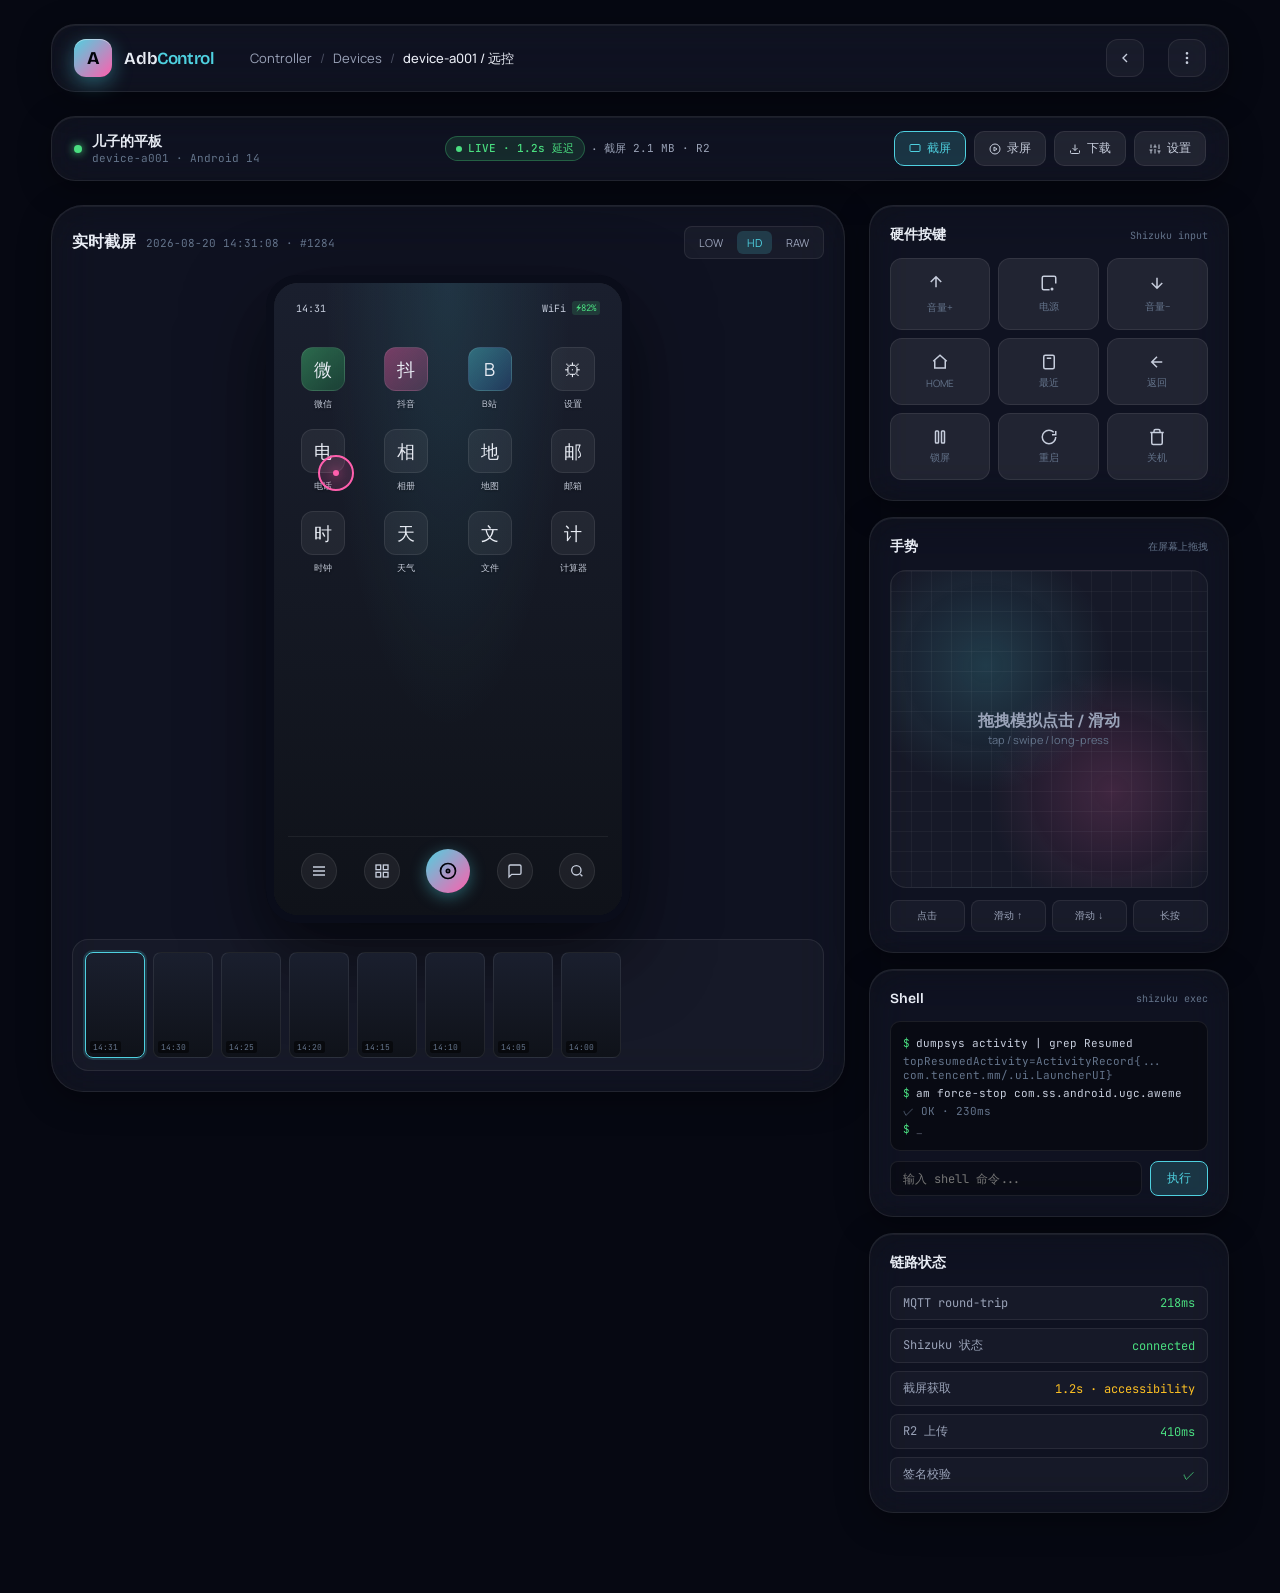
<file: docs/ui/03-remote-control.html>
<!doctype html>
<html lang="zh-CN">
<head>
<meta charset="utf-8" />
<meta name="viewport" content="width=device-width, initial-scale=1" />
<title>AdbControlApp · 截屏查看 + 远程控制</title>
<link rel="preconnect" href="https://fonts.googleapis.com">
<link rel="preconnect" href="https://fonts.gstatic.com" crossorigin>
<link href="https://fonts.googleapis.com/css2?family=Bricolage+Grotesque:opsz,wght@12..96,300..800&family=Manrope:wght@300;400;500;600;700&family=JetBrains+Mono:wght@400;500&display=swap" rel="stylesheet">
<style>
  :root {
    --bg-base: #060812; --bg-deep: #02030A;
    --glass-bg: rgba(255, 255, 255, 0.045);
    --glass-bg-strong: rgba(255, 255, 255, 0.075);
    --glass-border: rgba(255, 255, 255, 0.08);
    --glass-border-strong: rgba(255, 255, 255, 0.14);
    --glass-hl: rgba(255, 255, 255, 0.22);
    --c-cyan: #4FD1E0; --c-cyan-soft: rgba(79, 209, 224, 0.18);
    --c-magenta: #FF5FAD; --c-magenta-soft: rgba(255, 95, 173, 0.18);
    --c-emerald: #4ADE80; --c-amber: #FBBF24;
    --c-rose: #FF6B6B; --c-slate: #64748B;
    --font-display: 'Bricolage Grotesque', sans-serif;
    --font-body: 'Manrope', sans-serif;
    --font-mono: 'JetBrains Mono', monospace;
    --shadow-soft: 0 8px 32px rgba(0, 0, 0, 0.35), inset 0 1px 0 rgba(255, 255, 255, 0.06);
    --shadow-hover: 0 20px 60px rgba(0, 0, 0, 0.55), 0 0 0 1px var(--glass-border-strong), inset 0 1px 0 var(--glass-hl);
    --r-sm: 10px; --r-md: 16px; --r-lg: 24px; --r-xl: 32px;
  }
  * { box-sizing: border-box; margin: 0; padding: 0; }
  html, body {
    background: var(--bg-base); color: #E8ECF4;
    font-family: var(--font-body); min-height: 100vh;
    overflow-x: hidden; -webkit-font-smoothing: antialiased;
  }
  body::before {
    content: ""; position: fixed; inset: -20vmax;
    background:
      radial-gradient(40vmax 40vmax at 8% 18%, rgba(79, 209, 224, 0.18), transparent 60%),
      radial-gradient(50vmax 50vmax at 92% 12%, rgba(255, 95, 173, 0.18), transparent 60%),
      radial-gradient(60vmax 60vmax at 50% 110%, rgba(120, 100, 255, 0.14), transparent 60%),
      linear-gradient(180deg, var(--bg-deep), var(--bg-base));
    z-index: -2; filter: blur(8px);
  }
  body::after {
    content: ""; position: fixed; inset: 0;
    background-image: url("data:image/svg+xml;utf8,<svg xmlns='http://www.w3.org/2000/svg' width='200' height='200'><filter id='n'><feTurbulence baseFrequency='0.9' numOctaves='2'/><feColorMatrix values='0 0 0 0 1  0 0 0 0 1  0 0 0 0 1  0 0 0 0.05 0'/></filter><rect width='100%' height='100%' filter='url(%23n)'/></svg>");
    opacity: 0.4; pointer-events: none; z-index: -1; mix-blend-mode: overlay;
  }
  .app { max-width: 1480px; margin: 0 auto; padding: 24px clamp(20px, 4vw, 56px) 80px; }

  /* 顶栏 */
  .topbar {
    display: flex; align-items: center; gap: 24px;
    padding: 14px 22px;
    background: var(--glass-bg);
    backdrop-filter: blur(20px) saturate(160%);
    -webkit-backdrop-filter: blur(20px) saturate(160%);
    border: 1px solid var(--glass-border);
    border-radius: var(--r-lg); box-shadow: var(--shadow-soft);
    position: sticky; top: 16px; z-index: 50;
  }
  .brand { display: flex; align-items: center; gap: 12px; }
  .brand-mark {
    width: 38px; height: 38px; border-radius: 12px;
    background: linear-gradient(135deg, var(--c-cyan), var(--c-magenta));
    box-shadow: 0 6px 20px rgba(79, 209, 224, 0.4), inset 0 1px 0 rgba(255, 255, 255, 0.4);
    display: grid; place-items: center;
    font-family: var(--font-display); font-weight: 700;
    color: #02030A; font-size: 18px; letter-spacing: -0.02em;
  }
  .brand-name { font-family: var(--font-display); font-weight: 600; font-size: 17px; letter-spacing: -0.02em; }
  .brand-name span { color: var(--c-cyan); }
  .crumbs { display: flex; align-items: center; gap: 8px; font-size: 13px; color: #9AA3B8; margin-left: 12px; }
  .crumbs .sep { opacity: 0.4; }
  .crumbs .cur { color: #E8ECF4; font-weight: 500; }
  .topbar-spacer { flex: 1; }
  .icon-btn {
    width: 38px; height: 38px; border-radius: 12px;
    background: var(--glass-bg); border: 1px solid var(--glass-border);
    display: grid; place-items: center; cursor: pointer; color: #C7CEDD;
    transition: all 0.2s;
  }
  .icon-btn:hover { background: var(--glass-bg-strong); transform: translateY(-1px); }

  /* 工具栏 */
  .toolbar {
    margin-top: 24px;
    display: flex; align-items: center; justify-content: space-between;
    padding: 14px 22px;
    border-radius: var(--r-lg);
    background: var(--glass-bg);
    backdrop-filter: blur(20px) saturate(160%);
    -webkit-backdrop-filter: blur(20px) saturate(160%);
    border: 1px solid var(--glass-border);
    box-shadow: var(--shadow-soft);
  }
  .tb-left { display: flex; align-items: center; gap: 16px; }
  .tb-device {
    display: flex; align-items: center; gap: 10px;
    font-size: 14px;
  }
  .tb-device .name {
    font-family: var(--font-display); font-weight: 600;
  }
  .tb-device .id {
    font-family: var(--font-mono); font-size: 11px; color: #64748B;
  }
  .tb-device .dot { width: 8px; height: 8px; border-radius: 50%; background: var(--c-emerald); box-shadow: 0 0 8px var(--c-emerald); }
  .tb-mid {
    display: flex; align-items: center; gap: 6px;
    font-family: var(--font-mono); font-size: 11px; color: #9AA3B8;
  }
  .tb-mid .live {
    display: flex; align-items: center; gap: 6px;
    padding: 4px 10px; border-radius: 999px;
    background: rgba(74, 222, 128, 0.12);
    border: 1px solid rgba(74, 222, 128, 0.3);
    color: var(--c-emerald); font-weight: 500;
  }
  .tb-mid .live .livedot { width: 6px; height: 6px; border-radius: 50%; background: currentColor; animation: pulse 1.4s ease-in-out infinite; }
  @keyframes pulse { 0%, 100% { opacity: 1; } 50% { opacity: 0.3; } }
  .tb-right { display: flex; gap: 8px; }
  .tool-btn {
    padding: 8px 14px; border-radius: 10px;
    background: var(--glass-bg-strong); border: 1px solid var(--glass-border);
    color: #C7CEDD; font-size: 12px; cursor: pointer;
    transition: all 0.2s; display: flex; align-items: center; gap: 6px;
  }
  .tool-btn:hover { border-color: var(--glass-border-strong); transform: translateY(-1px); }
  .tool-btn.active { background: var(--c-cyan-soft); border-color: var(--c-cyan); color: var(--c-cyan); }

  /* 主区:左截屏 + 右控制台 */
  .main-grid {
    margin-top: 24px;
    display: grid;
    grid-template-columns: 1fr 360px;
    gap: 24px;
    align-items: start;
  }

  .screen-panel {
    padding: 20px;
    border-radius: var(--r-xl);
    background: var(--glass-bg);
    backdrop-filter: blur(24px) saturate(160%);
    -webkit-backdrop-filter: blur(24px) saturate(160%);
    border: 1px solid var(--glass-border);
    box-shadow: var(--shadow-soft);
    position: relative; overflow: hidden;
  }
  .screen-meta {
    display: flex; align-items: center; justify-content: space-between;
    margin-bottom: 16px;
  }
  .screen-title {
    font-family: var(--font-display); font-size: 16px; font-weight: 600;
    display: flex; align-items: center; gap: 10px;
  }
  .screen-title .ts { font-family: var(--font-mono); font-size: 11px; color: #64748B; font-weight: 400; }
  .quality-toggle {
    display: flex; gap: 4px; padding: 4px;
    background: rgba(255, 255, 255, 0.04);
    border: 1px solid var(--glass-border);
    border-radius: 8px;
  }
  .quality-toggle .q {
    padding: 4px 10px; border-radius: 6px;
    font-size: 11px; color: #9AA3B8; cursor: pointer;
    transition: all 0.2s;
  }
  .quality-toggle .q.active { background: var(--c-cyan-soft); color: var(--c-cyan); }

  /* 截屏框:模拟一台设备屏幕 */
  .device-frame {
    position: relative;
    margin: 0 auto;
    aspect-ratio: 9 / 16;
    max-height: 72vh;
    width: auto; max-width: 100%;
    border: 8px solid #0A0D1A;
    border-radius: 32px;
    box-shadow:
      0 30px 80px rgba(0, 0, 0, 0.6),
      inset 0 0 0 1px rgba(255, 255, 255, 0.05),
      inset 0 1px 0 rgba(255, 255, 255, 0.1);
    background: #0F1219;
    overflow: hidden;
  }
  /* 屏幕内容(占位:模拟主屏) */
  .device-screen {
    position: absolute; inset: 0;
    background:
      radial-gradient(ellipse at top, rgba(79, 209, 224, 0.12), transparent 50%),
      linear-gradient(180deg, #1A1F2E, #0F1219);
    display: flex; flex-direction: column;
    padding: 14px;
  }
  /* 状态栏 */
  .status-bar {
    display: flex; justify-content: space-between; align-items: center;
    font-family: var(--font-mono); font-size: 10px;
    color: #C7CEDD; padding: 4px 8px;
  }
  .status-bar .right { display: flex; gap: 6px; align-items: center; }
  .status-bar .ico { width: 12px; height: 8px; }
  .battery {
    display: flex; align-items: center; gap: 3px;
    padding: 1px 4px; border-radius: 3px;
    background: rgba(74, 222, 128, 0.15); color: var(--c-emerald);
    font-size: 9px;
  }
  /* 应用网格 */
  .app-grid {
    margin-top: 28px;
    display: grid; grid-template-columns: repeat(4, 1fr);
    gap: 18px 14px;
  }
  .app-icon {
    display: flex; flex-direction: column; align-items: center; gap: 6px;
  }
  .app-icon .ic {
    width: 44px; height: 44px; border-radius: 12px;
    background: linear-gradient(135deg, rgba(79, 209, 224, 0.4), rgba(255, 95, 173, 0.3));
    border: 1px solid rgba(255, 255, 255, 0.08);
    display: grid; place-items: center;
    font-size: 18px;
  }
  .app-icon .lbl {
    font-size: 9px; color: #C7CEDD;
    text-shadow: 0 1px 2px rgba(0, 0, 0, 0.5);
  }
  .app-icon .ic.green { background: linear-gradient(135deg, rgba(74, 222, 128, 0.4), rgba(34, 197, 94, 0.2)); }
  .app-icon .ic.blue { background: linear-gradient(135deg, rgba(79, 209, 224, 0.4), rgba(59, 130, 246, 0.2)); }
  .app-icon .ic.pink { background: linear-gradient(135deg, rgba(255, 95, 173, 0.4), rgba(244, 114, 182, 0.2)); }
  .app-icon .ic.gray { background: rgba(255, 255, 255, 0.06); }

  /* 模拟点击标记 */
  .tap-marker {
    position: absolute;
    width: 36px; height: 36px;
    border-radius: 50%;
    border: 2px solid var(--c-magenta);
    background: rgba(255, 95, 173, 0.15);
    transform: translate(-50%, -50%);
    pointer-events: none;
    animation: tapPulse 1.2s ease-out infinite;
  }
  .tap-marker::after {
    content: ""; position: absolute;
    top: 50%; left: 50%; transform: translate(-50%, -50%);
    width: 6px; height: 6px; border-radius: 50%;
    background: var(--c-magenta); box-shadow: 0 0 12px var(--c-magenta);
  }
  @keyframes tapPulse {
    0% { transform: translate(-50%, -50%) scale(0.5); opacity: 1; }
    100% { transform: translate(-50%, -50%) scale(1.5); opacity: 0; }
  }

  /* 底部 dock */
  .dock {
    margin-top: auto;
    display: flex; justify-content: space-around; align-items: center;
    padding: 12px 0 8px;
    border-top: 1px solid rgba(255, 255, 255, 0.06);
  }
  .dock-btn {
    width: 36px; height: 36px; border-radius: 50%;
    background: rgba(255, 255, 255, 0.06);
    border: 1px solid rgba(255, 255, 255, 0.08);
    display: grid; place-items: center; color: #C7CEDD;
  }
  .dock-btn.main {
    width: 44px; height: 44px;
    background: linear-gradient(135deg, var(--c-cyan), var(--c-magenta));
    color: #02030A; border: 0;
    box-shadow: 0 4px 16px rgba(79, 209, 224, 0.4);
  }

  /* 历史缩略图 */
  .thumbs {
    display: flex; gap: 8px;
    margin-top: 16px; padding: 12px;
    background: rgba(255, 255, 255, 0.03);
    border: 1px solid var(--glass-border);
    border-radius: var(--r-md);
    overflow-x: auto;
  }
  .thumb {
    width: 60px; height: 106px; flex-shrink: 0;
    border-radius: 8px;
    background: linear-gradient(180deg, #1A1F2E, #0F1219);
    border: 1px solid var(--glass-border);
    cursor: pointer; transition: all 0.2s;
    position: relative;
  }
  .thumb:hover { border-color: var(--c-cyan); transform: translateY(-2px); }
  .thumb.active { border-color: var(--c-cyan); box-shadow: 0 0 0 2px var(--c-cyan-soft); }
  .thumb .tm {
    position: absolute; bottom: 4px; left: 4px;
    font-family: var(--font-mono); font-size: 8px;
    color: #64748B;
    background: rgba(0, 0, 0, 0.5);
    padding: 1px 3px; border-radius: 2px;
  }

  /* 右侧控制台 */
  .control-panel {
    display: flex; flex-direction: column;
    gap: 16px;
  }
  .cp-card {
    padding: 20px;
    border-radius: var(--r-lg);
    background: var(--glass-bg);
    backdrop-filter: blur(20px) saturate(160%);
    -webkit-backdrop-filter: blur(20px) saturate(160%);
    border: 1px solid var(--glass-border);
    box-shadow: var(--shadow-soft);
  }
  .cp-title {
    font-family: var(--font-display);
    font-size: 14px; font-weight: 600;
    margin-bottom: 14px;
    display: flex; align-items: center; justify-content: space-between;
  }
  .cp-title .hint { font-family: var(--font-mono); font-size: 10px; color: #64748B; font-weight: 400; }

  /* 按键九宫格 */
  .key-grid {
    display: grid; grid-template-columns: repeat(3, 1fr);
    gap: 8px;
  }
  .key {
    padding: 14px 0;
    border-radius: 12px;
    background: var(--glass-bg-strong);
    border: 1px solid var(--glass-border);
    color: #C7CEDD; cursor: pointer;
    transition: all 0.15s;
    display: grid; place-items: center;
  }
  .key:hover { border-color: var(--glass-border-strong); transform: translateY(-1px); background: rgba(255, 255, 255, 0.08); }
  .key:active { transform: translateY(1px); background: var(--c-cyan-soft); border-color: var(--c-cyan); color: var(--c-cyan); }
  .key .kp { font-size: 10px; margin-top: 4px; color: #64748B; }
  .key .kglyph { font-size: 18px; }
  .key.danger:hover { background: rgba(255, 107, 107, 0.08); border-color: rgba(255, 107, 107, 0.3); color: var(--c-rose); }

  /* 手势区 */
  .gesture-pad {
    aspect-ratio: 1 / 1;
    border-radius: var(--r-md);
    background:
      radial-gradient(circle at 30% 30%, var(--c-cyan-soft), transparent 40%),
      radial-gradient(circle at 70% 70%, var(--c-magenta-soft), transparent 40%),
      rgba(255, 255, 255, 0.03);
    border: 1px solid var(--glass-border);
    position: relative; overflow: hidden;
    display: grid; place-items: center;
    margin-bottom: 12px;
  }
  .gesture-pad::before {
    content: ""; position: absolute; inset: 0;
    background-image:
      linear-gradient(rgba(255, 255, 255, 0.04) 1px, transparent 1px),
      linear-gradient(90deg, rgba(255, 255, 255, 0.04) 1px, transparent 1px);
    background-size: 20px 20px;
  }
  .gp-hint {
    position: relative; z-index: 2;
    text-align: center;
    color: #64748B; font-size: 11px;
  }
  .gp-hint .big { font-family: var(--font-display); font-size: 16px; color: #9AA3B8; font-weight: 600; }
  .gesture-row {
    display: grid; grid-template-columns: repeat(4, 1fr);
    gap: 6px;
  }
  .gesture-btn {
    padding: 8px 0; border-radius: 8px;
    background: rgba(255, 255, 255, 0.04);
    border: 1px solid var(--glass-border);
    color: #9AA3B8; font-size: 10px;
    cursor: pointer; transition: all 0.2s;
    text-align: center;
  }
  .gesture-btn:hover { color: var(--c-cyan); border-color: var(--c-cyan); }

  /* shell 命令 */
  .shell-area {
    background: rgba(0, 0, 0, 0.4);
    border: 1px solid var(--glass-border);
    border-radius: 10px;
    padding: 12px;
    font-family: var(--font-mono);
    font-size: 11px;
    color: #9AA3B8;
    min-height: 120px;
    max-height: 200px;
    overflow-y: auto;
    margin-bottom: 10px;
  }
  .shell-line { display: flex; gap: 6px; padding: 2px 0; }
  .shell-line .pmt { color: var(--c-emerald); }
  .shell-line .cmd { color: #C7CEDD; }
  .shell-line .out { color: #64748B; }
  .shell-input-row {
    display: flex; gap: 8px;
  }
  .shell-input {
    flex: 1;
    padding: 8px 12px;
    background: rgba(0, 0, 0, 0.3);
    border: 1px solid var(--glass-border);
    border-radius: 8px;
    color: #E8ECF4;
    font-family: var(--font-mono); font-size: 12px;
    outline: none;
  }
  .shell-input:focus { border-color: var(--c-cyan); }
  .shell-send {
    padding: 8px 16px;
    border-radius: 8px;
    background: var(--c-cyan-soft);
    border: 1px solid var(--c-cyan);
    color: var(--c-cyan); font-size: 12px;
    cursor: pointer;
  }

  /* 通信状态 */
  .comms-list {
    display: flex; flex-direction: column; gap: 8px;
  }
  .comm-row {
    display: flex; justify-content: space-between; align-items: center;
    padding: 8px 12px;
    background: rgba(255, 255, 255, 0.03);
    border: 1px solid var(--glass-border);
    border-radius: 8px;
    font-size: 12px;
  }
  .comm-row .lbl { color: #9AA3B8; font-family: var(--font-mono); }
  .comm-row .val { color: var(--c-emerald); font-family: var(--font-mono); }
  .comm-row .val.warn { color: var(--c-amber); }

  /* 响应式 */
  @media (max-width: 1100px) {
    .main-grid { grid-template-columns: 1fr; }
    .device-frame { max-height: 70vh; }
  }
</style>
</head>
<body>
<div class="app">

  <!-- 顶栏 -->
  <header class="topbar">
    <div class="brand">
      <div class="brand-mark">A</div>
      <div class="brand-name">Adb<span>Control</span></div>
    </div>
    <nav class="crumbs">
      <span>Controller</span><span class="sep">/</span>
      <span>Devices</span><span class="sep">/</span>
      <span class="cur">device-a001 / 远控</span>
    </nav>
    <div class="topbar-spacer"></div>
    <button class="icon-btn"><svg width="16" height="16" viewBox="0 0 24 24" fill="none" stroke="currentColor" stroke-width="2"><path d="m15 18-6-6 6-6"/></svg></button>
    <button class="icon-btn"><svg width="16" height="16" viewBox="0 0 24 24" fill="none" stroke="currentColor" stroke-width="2"><circle cx="12" cy="12" r="1"/><circle cx="12" cy="5" r="1"/><circle cx="12" cy="19" r="1"/></svg></button>
  </header>

  <!-- 工具栏 -->
  <div class="toolbar">
    <div class="tb-left">
      <div class="tb-device">
        <div class="dot"></div>
        <div>
          <div class="name">儿子的平板</div>
          <div class="id">device-a001 · Android 14</div>
        </div>
      </div>
    </div>
    <div class="tb-mid">
      <div class="live"><span class="livedot"></span>LIVE · 1.2s 延迟</div>
      <span>·</span>
      <span>截屏 2.1 MB · R2</span>
    </div>
    <div class="tb-right">
      <button class="tool-btn active">
        <svg width="12" height="12" viewBox="0 0 24 24" fill="none" stroke="currentColor" stroke-width="2"><rect x="2" y="3" width="20" height="14" rx="2"/></svg>
        截屏
      </button>
      <button class="tool-btn">
        <svg width="12" height="12" viewBox="0 0 24 24" fill="none" stroke="currentColor" stroke-width="2"><circle cx="12" cy="12" r="10"/><path d="m10 8 6 4-6 4V8z"/></svg>
        录屏
      </button>
      <button class="tool-btn">
        <svg width="12" height="12" viewBox="0 0 24 24" fill="none" stroke="currentColor" stroke-width="2"><path d="M21 15v4a2 2 0 0 1-2 2H5a2 2 0 0 1-2-2v-4M7 10l5 5 5-5M12 15V3"/></svg>
        下载
      </button>
      <button class="tool-btn">
        <svg width="12" height="12" viewBox="0 0 24 24" fill="none" stroke="currentColor" stroke-width="2"><path d="M4 21v-7M4 10V3M12 21v-9M12 8V3M20 21v-5M20 12V3M1 14h6M9 8h6M17 16h6"/></svg>
        设置
      </button>
    </div>
  </div>

  <!-- 主区 -->
  <div class="main-grid">

    <!-- 左:截屏 -->
    <main class="screen-panel">
      <div class="screen-meta">
        <div class="screen-title">
          实时截屏
          <span class="ts">2026-08-20 14:31:08 · #1284</span>
        </div>
        <div class="quality-toggle">
          <span class="q">LOW</span>
          <span class="q active">HD</span>
          <span class="q">RAW</span>
        </div>
      </div>

      <!-- 设备屏幕 -->
      <div class="device-frame">
        <div class="device-screen">
          <!-- 状态栏 -->
          <div class="status-bar">
            <span>14:31</span>
            <div class="right">
              <span>WiFi</span>
              <span class="battery">⚡82%</span>
            </div>
          </div>

          <!-- 应用网格 -->
          <div class="app-grid">
            <div class="app-icon"><div class="ic green">微</div><div class="lbl">微信</div></div>
            <div class="app-icon"><div class="ic pink">抖</div><div class="lbl">抖音</div></div>
            <div class="app-icon"><div class="ic blue">B</div><div class="lbl">B站</div></div>
            <div class="app-icon"><div class="ic gray">⚙</div><div class="lbl">设置</div></div>
            <div class="app-icon"><div class="ic gray">电</div><div class="lbl">电话</div></div>
            <div class="app-icon"><div class="ic gray">相</div><div class="lbl">相册</div></div>
            <div class="app-icon"><div class="ic gray">地</div><div class="lbl">地图</div></div>
            <div class="app-icon"><div class="ic gray">邮</div><div class="lbl">邮箱</div></div>
            <div class="app-icon"><div class="ic gray">时</div><div class="lbl">时钟</div></div>
            <div class="app-icon"><div class="ic gray">天</div><div class="lbl">天气</div></div>
            <div class="app-icon"><div class="ic gray">文</div><div class="lbl">文件</div></div>
            <div class="app-icon"><div class="ic gray">计</div><div class="lbl">计算器</div></div>
          </div>

          <!-- 模拟点击标记 -->
          <div class="tap-marker" style="top: 30%; left: 18%;"></div>

          <!-- dock -->
          <div class="dock">
            <div class="dock-btn">
              <svg width="16" height="16" viewBox="0 0 24 24" fill="none" stroke="currentColor" stroke-width="2"><path d="M3 12h18M3 6h18M3 18h18"/></svg>
            </div>
            <div class="dock-btn">
              <svg width="16" height="16" viewBox="0 0 24 24" fill="none" stroke="currentColor" stroke-width="2"><rect x="3" y="3" width="7" height="7"/><rect x="14" y="3" width="7" height="7"/><rect x="14" y="14" width="7" height="7"/><rect x="3" y="14" width="7" height="7"/></svg>
            </div>
            <div class="dock-btn main">
              <svg width="20" height="20" viewBox="0 0 24 24" fill="none" stroke="currentColor" stroke-width="2"><circle cx="12" cy="12" r="9"/><circle cx="12" cy="12" r="2"/></svg>
            </div>
            <div class="dock-btn">
              <svg width="16" height="16" viewBox="0 0 24 24" fill="none" stroke="currentColor" stroke-width="2"><path d="M21 15a2 2 0 0 1-2 2H7l-4 4V5a2 2 0 0 1 2-2h14a2 2 0 0 1 2 2z"/></svg>
            </div>
            <div class="dock-btn">
              <svg width="16" height="16" viewBox="0 0 24 24" fill="none" stroke="currentColor" stroke-width="2"><circle cx="11" cy="11" r="7"/><path d="m20 20-3-3"/></svg>
            </div>
          </div>
        </div>
      </div>

      <!-- 历史缩略图 -->
      <div class="thumbs">
        <div class="thumb active"><div class="tm">14:31</div></div>
        <div class="thumb"><div class="tm">14:30</div></div>
        <div class="thumb"><div class="tm">14:25</div></div>
        <div class="thumb"><div class="tm">14:20</div></div>
        <div class="thumb"><div class="tm">14:15</div></div>
        <div class="thumb"><div class="tm">14:10</div></div>
        <div class="thumb"><div class="tm">14:05</div></div>
        <div class="thumb"><div class="tm">14:00</div></div>
      </div>
    </main>

    <!-- 右:控制台 -->
    <aside class="control-panel">

      <!-- 按键九宫格 -->
      <div class="cp-card">
        <div class="cp-title">硬件按键<span class="hint">Shizuku input</span></div>
        <div class="key-grid">
          <div class="key">
            <div>
              <svg class="kglyph" width="18" height="18" viewBox="0 0 24 24" fill="none" stroke="currentColor" stroke-width="2"><path d="M12 19V5M5 12l7-7 7 7"/></svg>
              <div class="kp">音量+</div>
            </div>
          </div>
          <div class="key">
            <svg class="kglyph" width="18" height="18" viewBox="0 0 24 24" fill="none" stroke="currentColor" stroke-width="2"><path d="M21 12.79V5a2 2 0 0 0-2-2H5a2 2 0 0 0-2 2v14a2 2 0 0 0 2 2h7.79"/><circle cx="16" cy="20" r="1"/></svg>
            <div class="kp">电源</div>
          </div>
          <div class="key">
            <svg class="kglyph" width="18" height="18" viewBox="0 0 24 24" fill="none" stroke="currentColor" stroke-width="2"><path d="M12 5v14M19 12l-7 7-7-7"/></svg>
            <div class="kp">音量−</div>
          </div>

          <div class="key">
            <svg class="kglyph" width="18" height="18" viewBox="0 0 24 24" fill="none" stroke="currentColor" stroke-width="2"><path d="M3 11l9-8 9 8M5 10v10h14V10"/></svg>
            <div class="kp">HOME</div>
          </div>
          <div class="key">
            <svg class="kglyph" width="18" height="18" viewBox="0 0 24 24" fill="none" stroke="currentColor" stroke-width="2"><rect x="5" y="3" width="14" height="18" rx="2"/><path d="M9 7h6"/></svg>
            <div class="kp">最近</div>
          </div>
          <div class="key">
            <svg class="kglyph" width="18" height="18" viewBox="0 0 24 24" fill="none" stroke="currentColor" stroke-width="2"><path d="M19 12H5M12 19l-7-7 7-7"/></svg>
            <div class="kp">返回</div>
          </div>

          <div class="key danger">
            <svg class="kglyph" width="18" height="18" viewBox="0 0 24 24" fill="none" stroke="currentColor" stroke-width="2"><rect x="6" y="4" width="4" height="16" rx="1"/><rect x="14" y="4" width="4" height="16" rx="1"/></svg>
            <div class="kp">锁屏</div>
          </div>
          <div class="key danger">
            <svg class="kglyph" width="18" height="18" viewBox="0 0 24 24" fill="none" stroke="currentColor" stroke-width="2"><path d="M21 12a9 9 0 1 1-9-9c2.5 0 4.7 1 6.4 2.6"/><path d="M21 4v5h-5"/></svg>
            <div class="kp">重启</div>
          </div>
          <div class="key danger">
            <svg class="kglyph" width="18" height="18" viewBox="0 0 24 24" fill="none" stroke="currentColor" stroke-width="2"><path d="M3 6h18M19 6v14a2 2 0 0 1-2 2H7a2 2 0 0 1-2-2V6M8 6V4a2 2 0 0 1 2-2h4a2 2 0 0 1 2 2v2"/></svg>
            <div class="kp">关机</div>
          </div>
        </div>
      </div>

      <!-- 手势 -->
      <div class="cp-card">
        <div class="cp-title">手势<span class="hint">在屏幕上拖拽</span></div>
        <div class="gesture-pad">
          <div class="gp-hint">
            <div class="big">拖拽模拟点击 / 滑动</div>
            <div>tap / swipe / long-press</div>
          </div>
        </div>
        <div class="gesture-row">
          <button class="gesture-btn">点击</button>
          <button class="gesture-btn">滑动 ↑</button>
          <button class="gesture-btn">滑动 ↓</button>
          <button class="gesture-btn">长按</button>
        </div>
      </div>

      <!-- shell -->
      <div class="cp-card">
        <div class="cp-title">Shell<span class="hint">shizuku exec</span></div>
        <div class="shell-area">
          <div class="shell-line"><span class="pmt">$</span> <span class="cmd">dumpsys activity | grep Resumed</span></div>
          <div class="shell-line"><span class="out">topResumedActivity=ActivityRecord{... com.tencent.mm/.ui.LauncherUI}</span></div>
          <div class="shell-line"><span class="pmt">$</span> <span class="cmd">am force-stop com.ss.android.ugc.aweme</span></div>
          <div class="shell-line"><span class="out">✓ OK · 230ms</span></div>
          <div class="shell-line"><span class="pmt">$</span> <span style="opacity:0.5">_</span></div>
        </div>
        <div class="shell-input-row">
          <input class="shell-input" placeholder="输入 shell 命令..." />
          <button class="shell-send">执行</button>
        </div>
      </div>

      <!-- 通信状态 -->
      <div class="cp-card">
        <div class="cp-title">链路状态</div>
        <div class="comms-list">
          <div class="comm-row"><span class="lbl">MQTT round-trip</span><span class="val">218ms</span></div>
          <div class="comm-row"><span class="lbl">Shizuku 状态</span><span class="val">connected</span></div>
          <div class="comm-row"><span class="lbl">截屏获取</span><span class="val warn">1.2s · accessibility</span></div>
          <div class="comm-row"><span class="lbl">R2 上传</span><span class="val">410ms</span></div>
          <div class="comm-row"><span class="lbl">签名校验</span><span class="val">✓</span></div>
        </div>
      </div>

    </aside>

  </div>
</div>
</body>
</html>
</file>
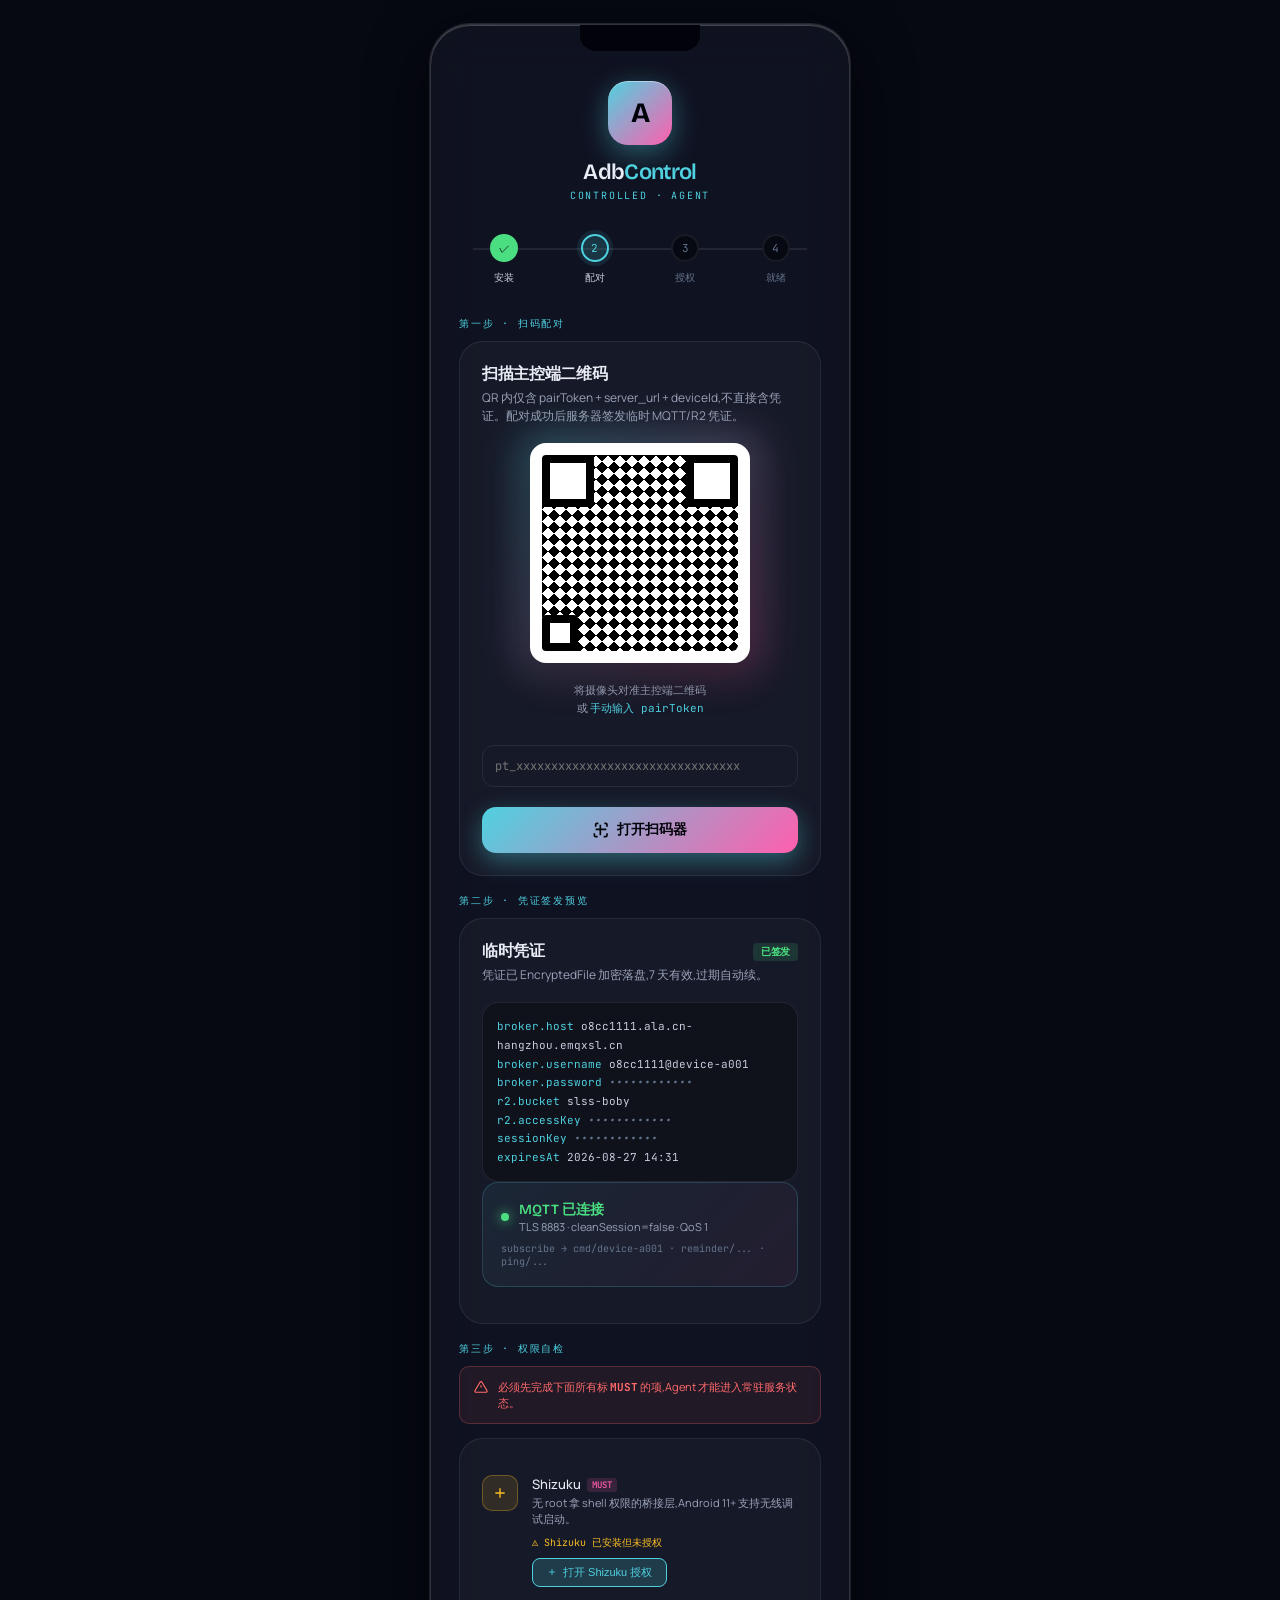
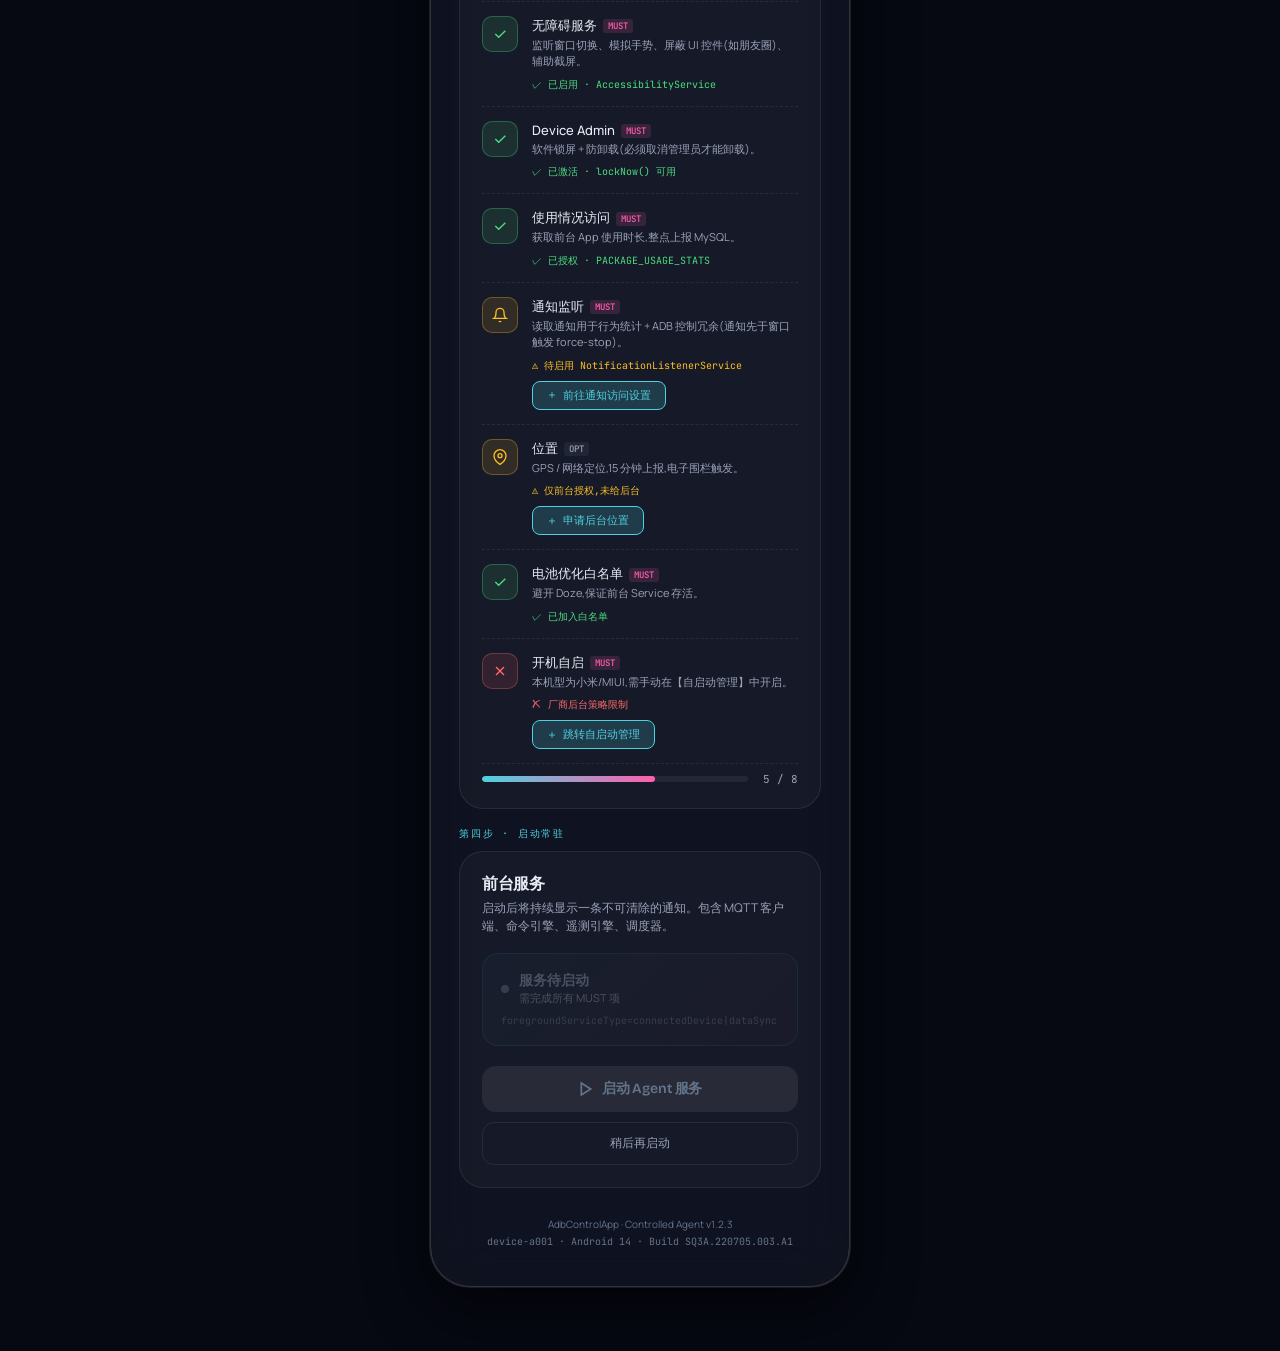
<file: docs/ui/04-controlled-setup.html>
<!doctype html>
<html lang="zh-CN">
<head>
<meta charset="utf-8" />
<meta name="viewport" content="width=device-width, initial-scale=1" />
<title>AdbControlApp · 被控端 配对/状态自检</title>
<link rel="preconnect" href="https://fonts.googleapis.com">
<link rel="preconnect" href="https://fonts.gstatic.com" crossorigin>
<link href="https://fonts.googleapis.com/css2?family=Bricolage+Grotesque:opsz,wght@12..96,300..800&family=Manrope:wght@300;400;500;600;700&family=JetBrains+Mono:wght@400;500&display=swap" rel="stylesheet">
<style>
  :root {
    --bg-base: #060812; --bg-deep: #02030A;
    --glass-bg: rgba(255, 255, 255, 0.045);
    --glass-bg-strong: rgba(255, 255, 255, 0.075);
    --glass-border: rgba(255, 255, 255, 0.08);
    --glass-border-strong: rgba(255, 255, 255, 0.14);
    --glass-hl: rgba(255, 255, 255, 0.22);
    --c-cyan: #4FD1E0; --c-cyan-soft: rgba(79, 209, 224, 0.18);
    --c-magenta: #FF5FAD; --c-magenta-soft: rgba(255, 95, 173, 0.18);
    --c-emerald: #4ADE80; --c-amber: #FBBF24;
    --c-rose: #FF6B6B; --c-slate: #64748B;
    --font-display: 'Bricolage Grotesque', sans-serif;
    --font-body: 'Manrope', sans-serif;
    --font-mono: 'JetBrains Mono', monospace;
    --shadow-soft: 0 8px 32px rgba(0, 0, 0, 0.35), inset 0 1px 0 rgba(255, 255, 255, 0.06);
    --shadow-hover: 0 20px 60px rgba(0, 0, 0, 0.55), 0 0 0 1px var(--glass-border-strong), inset 0 1px 0 var(--glass-hl);
    --r-sm: 10px; --r-md: 16px; --r-lg: 24px; --r-xl: 32px;
  }
  * { box-sizing: border-box; margin: 0; padding: 0; }
  html, body {
    background: var(--bg-base); color: #E8ECF4;
    font-family: var(--font-body); min-height: 100vh;
    overflow-x: hidden; -webkit-font-smoothing: antialiased;
  }
  body::before {
    content: ""; position: fixed; inset: -20vmax;
    background:
      radial-gradient(40vmax 40vmax at 12% 18%, rgba(79, 209, 224, 0.20), transparent 60%),
      radial-gradient(50vmax 50vmax at 88% 92%, rgba(255, 95, 173, 0.20), transparent 60%),
      radial-gradient(60vmax 60vmax at 50% 50%, rgba(120, 100, 255, 0.10), transparent 60%),
      linear-gradient(180deg, var(--bg-deep), var(--bg-base));
    z-index: -2; filter: blur(8px);
  }
  body::after {
    content: ""; position: fixed; inset: 0;
    background-image: url("data:image/svg+xml;utf8,<svg xmlns='http://www.w3.org/2000/svg' width='200' height='200'><filter id='n'><feTurbulence baseFrequency='0.9' numOctaves='2'/><feColorMatrix values='0 0 0 0 1  0 0 0 0 1  0 0 0 0 1  0 0 0 0.05 0'/></filter><rect width='100%' height='100%' filter='url(%23n)'/></svg>");
    opacity: 0.4; pointer-events: none; z-index: -1; mix-blend-mode: overlay;
  }

  /* 移动端框架:模拟手机居中显示 */
  .phone {
    width: 100%; max-width: 420px;
    margin: 24px auto 64px;
    background: var(--glass-bg);
    backdrop-filter: blur(28px) saturate(160%);
    -webkit-backdrop-filter: blur(28px) saturate(160%);
    border: 1px solid var(--glass-border-strong);
    border-radius: 40px;
    box-shadow: var(--shadow-hover);
    overflow: hidden;
    position: relative;
  }
  .phone::before {
    content: ""; position: absolute;
    top: 0; left: 50%; transform: translateX(-50%);
    width: 120px; height: 26px;
    background: #02030A;
    border-radius: 0 0 16px 16px;
    z-index: 10;
  }

  .screen {
    padding: 56px 28px 36px;
    min-height: 760px;
  }

  /* 顶部品牌 */
  .head {
    text-align: center;
    margin-bottom: 32px;
  }
  .brand-mark {
    width: 64px; height: 64px;
    margin: 0 auto 14px;
    border-radius: 20px;
    background: linear-gradient(135deg, var(--c-cyan), var(--c-magenta));
    box-shadow: 0 8px 28px rgba(79, 209, 224, 0.4), inset 0 1px 0 rgba(255, 255, 255, 0.4);
    display: grid; place-items: center;
    font-family: var(--font-display);
    font-weight: 700;
    color: #02030A;
    font-size: 28px;
    letter-spacing: -0.04em;
  }
  .head .name {
    font-family: var(--font-display);
    font-size: 22px; font-weight: 600;
    letter-spacing: -0.03em;
    margin-bottom: 4px;
  }
  .head .name span { color: var(--c-cyan); }
  .head .role {
    font-family: var(--font-mono);
    font-size: 10px;
    color: var(--c-cyan);
    letter-spacing: 0.18em;
    text-transform: uppercase;
  }

  /* Stepper 步骤指示 */
  .stepper {
    display: flex; justify-content: space-between; align-items: center;
    margin-bottom: 32px;
    position: relative;
  }
  .stepper::before {
    content: ""; position: absolute;
    top: 14px; left: 14px; right: 14px;
    height: 2px;
    background: var(--glass-border);
    z-index: 0;
  }
  .step {
    display: flex; flex-direction: column; align-items: center;
    gap: 8px;
    flex: 1;
    position: relative; z-index: 2;
  }
  .step-circle {
    width: 28px; height: 28px;
    border-radius: 50%;
    background: var(--bg-base);
    border: 2px solid var(--glass-border);
    display: grid; place-items: center;
    font-family: var(--font-mono);
    font-size: 11px;
    color: #64748B;
  }
  .step.done .step-circle {
    background: var(--c-emerald);
    border-color: var(--c-emerald);
    color: #02030A;
  }
  .step.cur .step-circle {
    background: var(--c-cyan-soft);
    border-color: var(--c-cyan);
    color: var(--c-cyan);
    box-shadow: 0 0 0 4px rgba(79, 209, 224, 0.1);
  }
  .step-label {
    font-size: 10px;
    color: #64748B;
    text-align: center;
  }
  .step.done .step-label, .step.cur .step-label { color: #C7CEDD; }

  /* 卡片通用 */
  .card {
    padding: 22px;
    border-radius: var(--r-lg);
    background: rgba(255, 255, 255, 0.03);
    border: 1px solid var(--glass-border);
    margin-bottom: 14px;
  }
  .card-title {
    font-family: var(--font-display);
    font-size: 16px; font-weight: 600;
    letter-spacing: -0.02em;
    margin-bottom: 4px;
    display: flex; align-items: center; justify-content: space-between;
  }
  .card-title .badge-ok {
    font-family: var(--font-mono); font-size: 10px;
    padding: 2px 8px; border-radius: 4px;
    background: rgba(74, 222, 128, 0.15);
    color: var(--c-emerald);
  }
  .card-desc { font-size: 12px; color: #9AA3B8; margin-bottom: 18px; }

  /* QR 大图 */
  .qr-area {
    width: 100%; aspect-ratio: 1 / 1;
    max-width: 220px; margin: 0 auto 18px;
    border-radius: var(--r-md);
    background: #FFFFFF;
    padding: 12px;
    box-shadow: 0 12px 36px rgba(0, 0, 0, 0.4);
    position: relative;
  }
  .qr-area::after {
    content: ""; position: absolute;
    inset: -8px;
    border-radius: var(--r-md);
    background: linear-gradient(135deg, var(--c-cyan), var(--c-magenta));
    z-index: -1;
    filter: blur(20px);
    opacity: 0.4;
  }
  .qr-grid {
    width: 100%; height: 100%;
    background:
      linear-gradient(45deg, #000 25%, transparent 25%) 0 0 / 12px 12px,
      linear-gradient(-45deg, #000 25%, transparent 25%) 0 0 / 12px 12px,
      linear-gradient(45deg, transparent 75%, #000 75%) 0 0 / 12px 12px,
      linear-gradient(-45deg, transparent 75%, #000 75%) 0 0 / 12px 12px,
      #fff;
    border-radius: 6px;
    position: relative;
  }
  .qr-grid::before, .qr-grid::after, .qr-grid > .corner {
    content: ""; position: absolute;
    width: 36px; height: 36px;
    background: #fff;
    border: 8px solid #000;
    border-radius: 4px;
  }
  .qr-grid::before { top: 0; left: 0; }
  .qr-grid::after { top: 0; right: 0; }
  .qr-grid > .corner { bottom: 0; left: 0; }

  .qr-caption {
    text-align: center;
    font-size: 11px; color: #9AA3B8;
    line-height: 1.6;
    margin-bottom: 18px;
  }
  .qr-caption .em {
    color: var(--c-cyan);
    font-family: var(--font-mono);
  }

  /* 自检项 */
  .check-row {
    display: flex; align-items: flex-start;
    gap: 14px;
    padding: 14px 0;
    border-bottom: 1px dashed var(--glass-border);
  }
  .check-row:last-child { border-bottom: 0; }
  .check-ic {
    width: 36px; height: 36px; flex-shrink: 0;
    border-radius: 10px;
    background: rgba(255, 255, 255, 0.06);
    border: 1px solid var(--glass-border);
    display: grid; place-items: center;
    position: relative;
  }
  .check-ic.ok { background: rgba(74, 222, 128, 0.12); border-color: rgba(74, 222, 128, 0.3); color: var(--c-emerald); }
  .check-ic.warn { background: rgba(251, 191, 36, 0.12); border-color: rgba(251, 191, 36, 0.3); color: var(--c-amber); }
  .check-ic.err { background: rgba(255, 107, 107, 0.12); border-color: rgba(255, 107, 107, 0.3); color: var(--c-rose); }

  .check-body { flex: 1; min-width: 0; }
  .check-name {
    font-size: 13px; font-weight: 500;
    color: #E8ECF4;
    margin-bottom: 2px;
  }
  .check-name .badge {
    font-size: 9px; padding: 1px 5px; border-radius: 3px;
    margin-left: 6px;
    font-family: var(--font-mono);
    vertical-align: middle;
  }
  .check-name .badge.must { background: rgba(255, 95, 173, 0.15); color: var(--c-magenta); }
  .check-name .badge.opt { background: rgba(100, 116, 139, 0.15); color: #9AA3B8; }
  .check-desc {
    font-size: 11px;
    color: #9AA3B8;
    line-height: 1.5;
    margin-bottom: 8px;
  }
  .check-status {
    font-family: var(--font-mono); font-size: 10px;
    color: var(--c-emerald);
    display: flex; align-items: center; gap: 6px;
  }
  .check-status.warn { color: var(--c-amber); }
  .check-status.err { color: var(--c-rose); }
  .check-action {
    margin-top: 8px;
    padding: 6px 14px;
    border-radius: 8px;
    background: var(--c-cyan-soft);
    border: 1px solid var(--c-cyan);
    color: var(--c-cyan);
    font-size: 11px;
    cursor: pointer;
    display: inline-flex;
    align-items: center;
    gap: 6px;
  }

  /* 进度条 */
  .progress-row {
    margin-top: 8px;
    display: flex; align-items: center; gap: 10px;
  }
  .progress-bar {
    flex: 1;
    height: 6px;
    background: rgba(255, 255, 255, 0.06);
    border-radius: 3px; overflow: hidden;
  }
  .progress-fill {
    height: 100%;
    background: linear-gradient(90deg, var(--c-cyan), var(--c-magenta));
    border-radius: 3px;
    transition: width 0.6s ease;
  }
  .progress-text {
    font-family: var(--font-mono);
    font-size: 11px;
    color: #9AA3B8;
    min-width: 40px;
    text-align: right;
  }

  /* 按键 */
  .btn-block {
    width: 100%;
    padding: 14px;
    border-radius: 14px;
    background: linear-gradient(135deg, var(--c-cyan), var(--c-magenta));
    color: #02030A;
    border: 0;
    font-family: var(--font-display);
    font-size: 14px; font-weight: 600;
    letter-spacing: -0.01em;
    cursor: pointer;
    transition: all 0.2s;
    box-shadow: 0 8px 24px rgba(79, 209, 224, 0.4);
    display: flex; align-items: center; justify-content: center; gap: 8px;
    margin-top: 20px;
  }
  .btn-block:hover { transform: translateY(-2px); box-shadow: 0 14px 36px rgba(79, 209, 224, 0.5); }
  .btn-block:disabled {
    background: var(--glass-bg-strong); color: #64748B;
    box-shadow: none; cursor: not-allowed;
  }
  .btn-ghost {
    width: 100%; padding: 12px;
    background: transparent;
    border: 1px solid var(--glass-border);
    border-radius: 12px;
    color: #9AA3B8; font-size: 12px;
    margin-top: 10px; cursor: pointer;
  }
  .btn-ghost:hover { color: #E8ECF4; border-color: var(--glass-border-strong); }

  /* 凭证预览 */
  .cred-preview {
    background: rgba(0, 0, 0, 0.3);
    border: 1px solid var(--glass-border);
    border-radius: var(--r-md);
    padding: 14px;
    font-family: var(--font-mono);
    font-size: 11px;
    color: #9AA3B8;
    line-height: 1.7;
    margin-top: 14px;
  }
  .cred-preview .k { color: var(--c-cyan); }
  .cred-preview .v { color: #C7CEDD; }
  .cred-preview .masked { color: #64748B; font-style: italic; }

  /* 状态面板 */
  .state-card {
    padding: 18px;
    border-radius: var(--r-md);
    background: linear-gradient(135deg, rgba(79, 209, 224, 0.08), rgba(255, 95, 173, 0.05));
    border: 1px solid rgba(79, 209, 224, 0.2);
    margin-bottom: 14px;
  }
  .state-card .head-row {
    display: flex; align-items: center; gap: 10px;
    margin-bottom: 8px;
  }
  .state-card .ldot {
    width: 8px; height: 8px; border-radius: 50%;
    background: var(--c-emerald);
    box-shadow: 0 0 12px var(--c-emerald);
    animation: pulse 2s ease-in-out infinite;
  }
  @keyframes pulse { 0%, 100% { opacity: 1; } 50% { opacity: 0.4; } }
  .state-card .ltitle { font-family: var(--font-display); font-size: 14px; font-weight: 600; color: var(--c-emerald); }
  .state-card .lsub { font-size: 11px; color: #9AA3B8; }
  .state-card .lline { font-family: var(--font-mono); font-size: 10px; color: #64748B; margin-top: 8px; }

  /* 警告条 */
  .warn-banner {
    padding: 12px 14px;
    border-radius: 10px;
    background: rgba(255, 107, 107, 0.08);
    border: 1px solid rgba(255, 107, 107, 0.25);
    color: var(--c-rose);
    font-size: 11px;
    display: flex; align-items: flex-start; gap: 10px;
    margin-bottom: 14px;
  }

  /* 分隔 */
  .sec-label {
    font-family: var(--font-mono);
    font-size: 10px;
    color: var(--c-cyan);
    letter-spacing: 0.18em;
    text-transform: uppercase;
    margin: 18px 0 10px;
  }
</style>
</head>
<body>

<div class="phone">

  <div class="screen">

    <!-- 顶部 -->
    <div class="head">
      <div class="brand-mark">A</div>
      <div class="name">Adb<span>Control</span></div>
      <div class="role">CONTROLLED · AGENT</div>
    </div>

    <!-- 步骤 -->
    <div class="stepper">
      <div class="step done">
        <div class="step-circle">✓</div>
        <div class="step-label">安装</div>
      </div>
      <div class="step cur">
        <div class="step-circle">2</div>
        <div class="step-label">配对</div>
      </div>
      <div class="step">
        <div class="step-circle">3</div>
        <div class="step-label">授权</div>
      </div>
      <div class="step">
        <div class="step-circle">4</div>
        <div class="step-label">就绪</div>
      </div>
    </div>

    <div class="sec-label">第一步 · 扫码配对</div>

    <!-- 扫码卡片 -->
    <div class="card">
      <div class="card-title">扫描主控端二维码</div>
      <div class="card-desc">QR 内仅含 pairToken + server_url + deviceId,不直接含凭证。配对成功后服务器签发临时 MQTT/R2 凭证。</div>

      <div class="qr-area">
        <div class="qr-grid">
          <div class="corner"></div>
        </div>
      </div>

      <div class="qr-caption">
        将摄像头对准主控端二维码<br>
        或 <span class="em">手动输入 pairToken</span>
      </div>

      <!-- 手动输入备选 -->
      <input class="btn-ghost" style="text-align:left; font-family: var(--font-mono);" placeholder="pt_xxxxxxxxxxxxxxxxxxxxxxxxxxxxxxxx" />

      <button class="btn-block">
        <svg width="16" height="16" viewBox="0 0 24 24" fill="none" stroke="currentColor" stroke-width="2.5"><path d="M4 7V4a2 2 0 0 1 2-2h2M17 2h2a2 2 0 0 1 2 2v3M21 17v3a2 2 0 0 1-2 2h-3M7 22H4a2 2 0 0 1-2-2v-3M4 11h16M11 4v16"/></svg>
        打开扫码器
      </button>
    </div>

    <div class="sec-label">第二步 · 凭证签发预览</div>

    <!-- 凭证预览(成功后) -->
    <div class="card">
      <div class="card-title">
        临时凭证
        <span class="badge-ok">已签发</span>
      </div>
      <div class="card-desc">凭证已 EncryptedFile 加密落盘,7 天有效,过期自动续。</div>

      <div class="cred-preview">
        <div><span class="k">broker.host</span>     <span class="v">o8cc1111.ala.cn-hangzhou.emqxsl.cn</span></div>
        <div><span class="k">broker.username</span> <span class="v">o8cc1111@device-a001</span></div>
        <div><span class="k">broker.password</span> <span class="masked">••••••••••••</span></div>
        <div><span class="k">r2.bucket</span>       <span class="v">slss-boby</span></div>
        <div><span class="k">r2.accessKey</span>   <span class="masked">••••••••••••</span></div>
        <div><span class="k">sessionKey</span>      <span class="masked">••••••••••••</span></div>
        <div><span class="k">expiresAt</span>       <span class="v">2026-08-27 14:31</span></div>
      </div>

      <div class="state-card">
        <div class="head-row">
          <div class="ldot"></div>
          <div>
            <div class="ltitle">MQTT 已连接</div>
            <div class="lsub">TLS 8883 · cleanSession=false · QoS 1</div>
          </div>
        </div>
        <div class="lline">subscribe → cmd/device-a001 · reminder/... · ping/...</div>
      </div>
    </div>

    <div class="sec-label">第三步 · 权限自检</div>

    <!-- 警告 -->
    <div class="warn-banner">
      <svg width="14" height="14" viewBox="0 0 24 24" fill="none" stroke="currentColor" stroke-width="2" style="margin-top:1px;flex-shrink:0;"><path d="M10.29 3.86 1.82 18a2 2 0 0 0 1.71 3h16.94a2 2 0 0 0 1.71-3L13.71 3.86a2 2 0 0 0-3.42 0z"/><path d="M12 9v4M12 17h.01"/></svg>
      <div>必须先完成下面所有标 <strong style="font-family:var(--font-mono);">MUST</strong> 的项,Agent 才能进入常驻服务状态。</div>
    </div>

    <!-- 自检列表 -->
    <div class="card">

      <!-- Shizuku -->
      <div class="check-row">
        <div class="check-ic warn">
          <svg width="16" height="16" viewBox="0 0 24 24" fill="none" stroke="currentColor" stroke-width="2"><path d="M5 12h14M12 5v14"/></svg>
        </div>
        <div class="check-body">
          <div class="check-name">Shizuku<span class="badge must">MUST</span></div>
          <div class="check-desc">无 root 拿 shell 权限的桥接层,Android 11+ 支持无线调试启动。</div>
          <div class="check-status warn">⚠ Shizuku 已安装但未授权</div>
          <button class="check-action">
            <svg width="10" height="10" viewBox="0 0 24 24" fill="none" stroke="currentColor" stroke-width="2"><path d="M5 12h14M12 5v14"/></svg>
            打开 Shizuku 授权
          </button>
        </div>
      </div>

      <!-- Accessibility -->
      <div class="check-row">
        <div class="check-ic ok">
          <svg width="16" height="16" viewBox="0 0 24 24" fill="none" stroke="currentColor" stroke-width="2"><path d="m5 12 5 5L20 7"/></svg>
        </div>
        <div class="check-body">
          <div class="check-name">无障碍服务<span class="badge must">MUST</span></div>
          <div class="check-desc">监听窗口切换、模拟手势、屏蔽 UI 控件(如朋友圈)、辅助截屏。</div>
          <div class="check-status">✓ 已启用 · AccessibilityService</div>
        </div>
      </div>

      <!-- DeviceAdmin -->
      <div class="check-row">
        <div class="check-ic ok">
          <svg width="16" height="16" viewBox="0 0 24 24" fill="none" stroke="currentColor" stroke-width="2"><path d="m5 12 5 5L20 7"/></svg>
        </div>
        <div class="check-body">
          <div class="check-name">Device Admin<span class="badge must">MUST</span></div>
          <div class="check-desc">软件锁屏 + 防卸载(必须取消管理员才能卸载)。</div>
          <div class="check-status">✓ 已激活 · lockNow() 可用</div>
        </div>
      </div>

      <!-- UsageStats -->
      <div class="check-row">
        <div class="check-ic ok">
          <svg width="16" height="16" viewBox="0 0 24 24" fill="none" stroke="currentColor" stroke-width="2"><path d="m5 12 5 5L20 7"/></svg>
        </div>
        <div class="check-body">
          <div class="check-name">使用情况访问<span class="badge must">MUST</span></div>
          <div class="check-desc">获取前台 App 使用时长,整点上报 MySQL。</div>
          <div class="check-status">✓ 已授权 · PACKAGE_USAGE_STATS</div>
        </div>
      </div>

      <!-- 通知 -->
      <div class="check-row">
        <div class="check-ic warn">
          <svg width="16" height="16" viewBox="0 0 24 24" fill="none" stroke="currentColor" stroke-width="2"><path d="M6 8a6 6 0 0 1 12 0c0 7 3 9 3 9H3s3-2 3-9"/><path d="M10.3 21a1.94 1.94 0 0 0 3.4 0"/></svg>
        </div>
        <div class="check-body">
          <div class="check-name">通知监听<span class="badge must">MUST</span></div>
          <div class="check-desc">读取通知用于行为统计 + ADB 控制冗余(通知先于窗口触发 force-stop)。</div>
          <div class="check-status warn">⚠ 待启用 NotificationListenerService</div>
          <button class="check-action">
            <svg width="10" height="10" viewBox="0 0 24 24" fill="none" stroke="currentColor" stroke-width="2"><path d="M5 12h14M12 5v14"/></svg>
            前往通知访问设置
          </button>
        </div>
      </div>

      <!-- 位置 -->
      <div class="check-row">
        <div class="check-ic warn">
          <svg width="16" height="16" viewBox="0 0 24 24" fill="none" stroke="currentColor" stroke-width="2"><path d="M21 10c0 7-9 13-9 13s-9-6-9-13a9 9 0 0 1 18 0z"/><circle cx="12" cy="10" r="3"/></svg>
        </div>
        <div class="check-body">
          <div class="check-name">位置<span class="badge opt">OPT</span></div>
          <div class="check-desc">GPS / 网络定位,15 分钟上报,电子围栏触发。</div>
          <div class="check-status warn">⚠ 仅前台授权,未给后台</div>
          <button class="check-action">
            <svg width="10" height="10" viewBox="0 0 24 24" fill="none" stroke="currentColor" stroke-width="2"><path d="M5 12h14M12 5v14"/></svg>
            申请后台位置
          </button>
        </div>
      </div>

      <!-- 电池白名单 -->
      <div class="check-row">
        <div class="check-ic ok">
          <svg width="16" height="16" viewBox="0 0 24 24" fill="none" stroke="currentColor" stroke-width="2"><path d="m5 12 5 5L20 7"/></svg>
        </div>
        <div class="check-body">
          <div class="check-name">电池优化白名单<span class="badge must">MUST</span></div>
          <div class="check-desc">避开 Doze,保证前台 Service 存活。</div>
          <div class="check-status">✓ 已加入白名单</div>
        </div>
      </div>

      <!-- 开机自启 -->
      <div class="check-row">
        <div class="check-ic err">
          <svg width="16" height="16" viewBox="0 0 24 24" fill="none" stroke="currentColor" stroke-width="2"><path d="M18 6 6 18M6 6l12 12"/></svg>
        </div>
        <div class="check-body">
          <div class="check-name">开机自启<span class="badge must">MUST</span></div>
          <div class="check-desc">本机型为小米/MIUI,需手动在【自启动管理】中开启。</div>
          <div class="check-status err">✗ 厂商后台策略限制</div>
          <button class="check-action">
            <svg width="10" height="10" viewBox="0 0 24 24" fill="none" stroke="currentColor" stroke-width="2"><path d="M5 12h14M12 5v14"/></svg>
            跳转自启动管理
          </button>
        </div>
      </div>

      <!-- 总进度 -->
      <div class="progress-row">
        <div class="progress-bar">
          <div class="progress-fill" style="width: 65%"></div>
        </div>
        <div class="progress-text">5 / 8</div>
      </div>

    </div>

    <div class="sec-label">第四步 · 启动常驻</div>

    <div class="card">
      <div class="card-title">前台服务</div>
      <div class="card-desc">启动后将持续显示一条不可清除的通知。包含 MQTT 客户端、命令引擎、遥测引擎、调度器。</div>

      <div class="state-card" style="opacity:0.4; pointer-events:none;">
        <div class="head-row">
          <div class="ldot" style="background:#64748B; box-shadow:none; animation:none;"></div>
          <div>
            <div class="ltitle" style="color:#9AA3B8;">服务待启动</div>
            <div class="lsub">需完成所有 MUST 项</div>
          </div>
        </div>
        <div class="lline">foregroundServiceType=connectedDevice|dataSync</div>
      </div>

      <button class="btn-block" disabled>
        <svg width="16" height="16" viewBox="0 0 24 24" fill="none" stroke="currentColor" stroke-width="2.5"><path d="M5 3l14 9-14 9V3z"/></svg>
        启动 Agent 服务
      </button>

      <button class="btn-ghost">稍后再启动</button>
    </div>

    <!-- 底部说明 -->
    <div style="text-align:center; margin-top:28px; font-size:10px; color:#64748B; line-height:1.7;">
      AdbControlApp · Controlled Agent v1.2.3<br>
      <span style="font-family: var(--font-mono);">device-a001 · Android 14 · Build SQ3A.220705.003.A1</span>
    </div>

  </div>
</div>

</body>
</html>
</file>
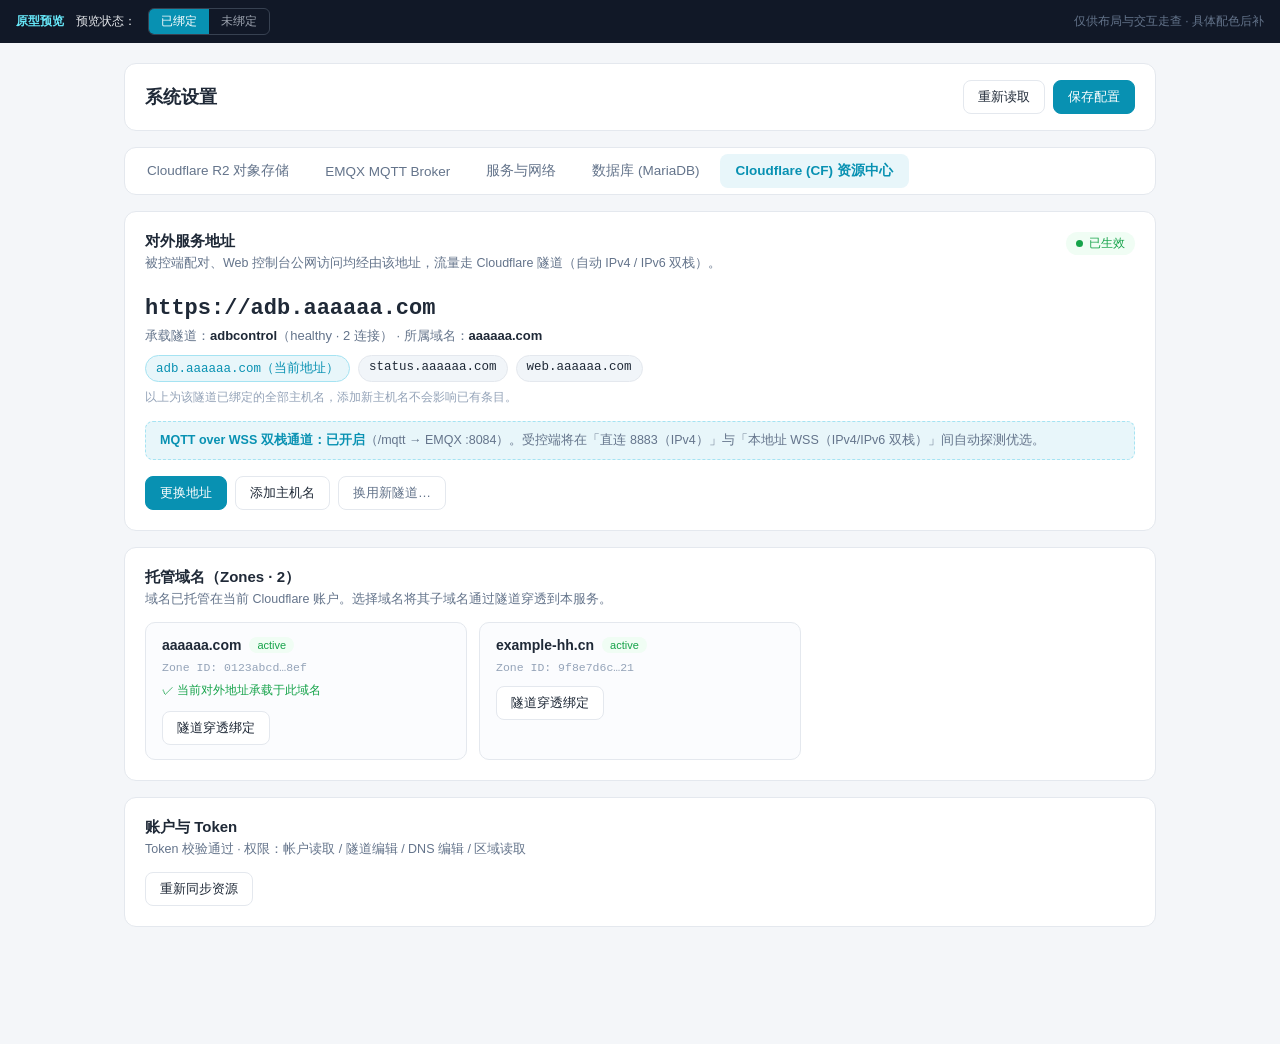
<file: docs/ui/05-settings-cloudflare.html>
<!DOCTYPE html>
<html lang="zh-CN">
<head>
<meta charset="UTF-8">
<meta name="viewport" content="width=device-width, initial-scale=1.0">
<title>系统设置 · Cloudflare 资源中心 — 交互原型</title>
<style>
  /* ============ 占位配色（后补）——中性浅色 + 单一青色强调 ============ */
  :root {
    --bg: #f4f6f9;
    --card: #ffffff;
    --border: #e4e8ee;
    --text: #1f2937;
    --text-2: #64748b;
    --text-3: #94a3b8;
    --accent: #0891b2;        /* 青色强调（占位） */
    --accent-bg: #e8f6fa;
    --ok: #16a34a;
    --ok-bg: #f0fdf4;
    --warn: #d97706;
    --warn-bg: #fffbeb;
    --danger: #dc2626;
    --mono: ui-monospace, "JetBrains Mono", "Cascadia Mono", Consolas, monospace;
    --radius: 12px;
  }
  * { box-sizing: border-box; margin: 0; padding: 0; }
  body {
    background: var(--bg);
    color: var(--text);
    font-family: -apple-system, "Segoe UI", "Microsoft YaHei", "PingFang SC", sans-serif;
    font-size: 14px;
    padding-bottom: 80px;
  }
  code, .mono { font-family: var(--mono); }

  /* ============ 原型预览工具条（非正式 UI） ============ */
  .demo-toolbar {
    position: sticky; top: 0; z-index: 50;
    background: #111827; color: #e5e7eb;
    padding: 8px 16px; display: flex; align-items: center; gap: 12px;
    font-size: 12px;
  }
  .demo-toolbar b { color: #67e8f9; font-weight: 600; }
  .demo-toolbar .seg { display: inline-flex; border: 1px solid #374151; border-radius: 6px; overflow: hidden; }
  .demo-toolbar .seg button {
    background: transparent; color: #9ca3af; border: 0; padding: 4px 12px; cursor: pointer; font-size: 12px;
  }
  .demo-toolbar .seg button.on { background: #0891b2; color: #fff; }

  /* ============ 页面骨架 ============ */
  .page { max-width: 1080px; margin: 0 auto; padding: 20px 24px; }
  .page-head {
    display: flex; justify-content: space-between; align-items: center;
    background: var(--card); border: 1px solid var(--border); border-radius: var(--radius);
    padding: 16px 20px; margin-bottom: 16px;
  }
  .page-head h1 { font-size: 18px; font-weight: 600; }
  .page-head .acts { display: flex; gap: 8px; }

  .tabs {
    display: flex; gap: 4px; background: var(--card);
    border: 1px solid var(--border); border-radius: var(--radius);
    padding: 6px; margin-bottom: 16px;
  }
  .tabs button {
    border: 0; background: transparent; color: var(--text-2);
    padding: 8px 16px; border-radius: 8px; cursor: pointer; font-size: 13.5px;
  }
  .tabs button.on { background: var(--accent-bg); color: var(--accent); font-weight: 600; }

  .card {
    background: var(--card); border: 1px solid var(--border); border-radius: var(--radius);
    padding: 20px; margin-bottom: 16px;
  }
  .card h2 { font-size: 15px; font-weight: 600; margin-bottom: 4px; }
  .card .desc { color: var(--text-2); font-size: 12.5px; margin-bottom: 14px; }

  /* ============ 按钮 ============ */
  .btn {
    display: inline-flex; align-items: center; gap: 6px;
    border-radius: 8px; padding: 7px 14px; font-size: 13px; cursor: pointer;
    border: 1px solid var(--border); background: #fff; color: var(--text);
    transition: all .15s;
  }
  .btn:hover { border-color: var(--accent); color: var(--accent); }
  .btn.primary { background: var(--accent); border-color: var(--accent); color: #fff; }
  .btn.primary:hover { filter: brightness(1.08); color: #fff; }
  .btn.link { border: 0; background: transparent; color: var(--accent); padding: 4px 6px; }
  .btn.subtle { color: var(--text-2); }
  .btn:disabled { opacity: .45; cursor: not-allowed; }

  /* ============ 对外服务地址卡片 ============ */
  .addr-head { display: flex; justify-content: space-between; align-items: flex-start; gap: 16px; flex-wrap: wrap; }
  .badge {
    display: inline-flex; align-items: center; gap: 6px;
    font-size: 12px; padding: 3px 10px; border-radius: 999px; font-weight: 500;
  }
  .badge.ok { background: var(--ok-bg); color: var(--ok); }
  .badge.warn { background: var(--warn-bg); color: var(--warn); }
  .badge .dot { width: 7px; height: 7px; border-radius: 50%; }
  .badge.ok .dot { background: var(--ok); }
  .badge.warn .dot { background: var(--warn); }

  .addr-url { font-size: 22px; font-weight: 600; margin: 10px 0 2px; word-break: break-all; }
  .addr-meta { color: var(--text-2); font-size: 13px; margin-top: 6px; }
  .addr-meta b { color: var(--text); font-weight: 600; }

  .chips { display: flex; flex-wrap: wrap; gap: 8px; margin-top: 10px; }
  .chip {
    font-family: var(--mono); font-size: 12.5px;
    background: #f1f5f9; border: 1px solid var(--border);
    padding: 4px 10px; border-radius: 999px; color: var(--text);
  }
  .chip.hl { background: var(--accent-bg); border-color: #a5e3f2; color: var(--accent); }

  .addr-acts { display: flex; gap: 8px; margin-top: 16px; flex-wrap: wrap; align-items: center; }

  .mqtt-line {
    margin-top: 14px; padding: 10px 14px; border-radius: 8px;
    background: var(--accent-bg); border: 1px dashed #a5e3f2;
    font-size: 12.5px; color: var(--text-2);
  }
  .mqtt-line b { color: var(--accent); }

  /* 未绑定态 */
  .addr-empty { text-align: center; padding: 30px 16px; }
  .addr-empty .big { font-size: 15px; font-weight: 600; margin-bottom: 6px; }
  .addr-empty .sub { color: var(--text-3); font-size: 12.5px; margin-bottom: 18px; }
  .addr-empty .acts { display: flex; gap: 10px; justify-content: center; }

  /* ============ 托管域名区 ============ */
  .zone-grid { display: grid; grid-template-columns: repeat(auto-fill, minmax(300px, 1fr)); gap: 12px; }
  .zone-card {
    border: 1px solid var(--border); border-radius: 10px; padding: 14px 16px;
    display: flex; flex-direction: column; gap: 8px; background: #fbfcfe;
  }
  .zone-card .name-row { display: flex; align-items: center; gap: 8px; font-weight: 600; }
  .tag { font-size: 11px; padding: 2px 8px; border-radius: 999px; font-weight: 500; }
  .tag.green { background: var(--ok-bg); color: var(--ok); }
  .tag.gray { background: #f1f5f9; color: var(--text-2); }
  .zone-card .zid { font-family: var(--mono); font-size: 11.5px; color: var(--text-3); word-break: break-all; }
  .zone-card .act { margin-top: 4px; }
  .zone-card .bound-note { font-size: 12px; color: var(--ok); }

  /* ============ 弹窗 ============ */
  .overlay {
    position: fixed; inset: 0; background: rgba(15, 23, 42, .45);
    display: none; align-items: flex-start; justify-content: center;
    padding: 8vh 16px 16px; z-index: 100; overflow: auto;
  }
  .overlay.show { display: flex; }
  .modal {
    background: #fff; border-radius: 14px; width: 520px; max-width: 100%;
    box-shadow: 0 20px 50px rgba(2, 8, 20, .25); overflow: hidden;
  }
  .modal .m-head {
    padding: 16px 20px; border-bottom: 1px solid var(--border);
    font-size: 15px; font-weight: 600; display: flex; justify-content: space-between; align-items: center;
  }
  .modal .m-head .x { border: 0; background: none; font-size: 18px; color: var(--text-3); cursor: pointer; }
  .modal .m-body { padding: 18px 20px; display: flex; flex-direction: column; gap: 14px; }
  .modal .m-foot {
    padding: 14px 20px; border-top: 1px solid var(--border);
    display: flex; justify-content: flex-end; gap: 10px;
  }
  .field label { display: block; font-size: 12.5px; color: var(--text-2); margin-bottom: 6px; font-weight: 500; }
  .input, select.input {
    width: 100%; border: 1px solid var(--border); border-radius: 8px;
    padding: 8px 12px; font-size: 13.5px; background: #fff; color: var(--text);
    outline: none;
  }
  .input:focus { border-color: var(--accent); }
  .host-preview { display: flex; align-items: center; gap: 8px; }
  .host-preview .suffix { font-family: var(--mono); color: var(--text-2); font-size: 13px; white-space: nowrap; }
  .host-preview .input { flex: 1; }
  .checkbox-row { display: flex; align-items: flex-start; gap: 8px; font-size: 13px; color: var(--text); cursor: pointer; }
  .checkbox-row input { margin-top: 2px; accent-color: var(--accent); }
  .checkbox-row .hint { display: block; color: var(--text-3); font-size: 11.5px; margin-top: 2px; }
  .quick-picks { display: flex; flex-wrap: wrap; gap: 8px; margin-top: 8px; }
  .quick-picks .chip { cursor: pointer; }
  .quick-picks .chip:hover { border-color: var(--accent); color: var(--accent); }

  /* 步骤结果 */
  .steps { display: none; flex-direction: column; gap: 8px; padding: 12px 14px; background: #f8fafc; border: 1px solid var(--border); border-radius: 10px; }
  .steps.show { display: flex; }
  .step { display: flex; align-items: baseline; gap: 8px; font-size: 12.5px; }
  .step .mark { font-weight: 700; }
  .step.ok .mark { color: var(--ok); }
  .step.err .mark { color: var(--danger); }
  .step .name { font-weight: 600; white-space: nowrap; }
  .step .detail { color: var(--text-2); word-break: break-all; }
  .result-ok { display: none; padding: 10px 14px; border-radius: 10px; background: var(--ok-bg); color: var(--ok); font-size: 12.5px; }
  .result-ok.show { display: block; }
  .result-err { display: none; padding: 10px 14px; border-radius: 10px; background: #fef2f2; color: var(--danger); font-size: 12.5px; }
  .result-err.show { display: block; }
  .cmd-box {
    display: none; margin-top: 2px; padding: 10px 12px; border-radius: 8px;
    background: #0f172a; color: #a5f3fc; font-family: var(--mono); font-size: 12px;
    word-break: break-all; position: relative;
  }
  .cmd-box.show { display: block; }
  .cmd-box .copy {
    position: absolute; right: 8px; top: 8px; border: 1px solid #334155;
    background: #1e293b; color: #cbd5e1; font-size: 11px; border-radius: 6px;
    padding: 2px 8px; cursor: pointer;
  }

  /* toast */
  #toast {
    position: fixed; left: 50%; bottom: 40px; transform: translateX(-50%) translateY(20px);
    background: #111827; color: #fff; font-size: 13px; padding: 10px 18px; border-radius: 8px;
    opacity: 0; pointer-events: none; transition: all .25s; z-index: 200;
  }
  #toast.show { opacity: 1; transform: translateX(-50%) translateY(0); }

  .note { font-size: 12px; color: var(--text-3); line-height: 1.6; }
</style>
</head>
<body>

<!-- 原型预览工具条：仅用于走查两种状态，非正式 UI -->
<div class="demo-toolbar">
  <b>原型预览</b>
  <span>预览状态：</span>
  <span class="seg">
    <button id="st-bound" class="on" onclick="setState(true)">已绑定</button>
    <button id="st-empty" onclick="setState(false)">未绑定</button>
  </span>
  <span style="margin-left:auto; color:#64748b;">仅供布局与交互走查 · 具体配色后补</span>
</div>

<div class="page">
  <!-- 页头（示意） -->
  <div class="page-head">
    <h1>系统设置</h1>
    <div class="acts">
      <button class="btn" onclick="toast('原型：刷新配置')">重新读取</button>
      <button class="btn primary" onclick="toast('原型：保存配置')">保存配置</button>
    </div>
  </div>

  <!-- 页签（示意，仅 CF 资源中心可交互） -->
  <div class="tabs">
    <button onclick="toast('原型：R2 页签')">Cloudflare R2 对象存储</button>
    <button onclick="toast('原型：EMQX 页签')">EMQX MQTT Broker</button>
    <button onclick="toast('原型：服务与网络页签')">服务与网络</button>
    <button onclick="toast('原型：数据库页签')">数据库 (MariaDB)</button>
    <button class="on">Cloudflare (CF) 资源中心</button>
  </div>

  <!-- ========== 1. 对外服务地址（核心卡片：只关注本系统自己的隧道，不展示其他隧道） ========== -->
  <div class="card" id="addr-card-bound">
    <div class="addr-head">
      <div>
        <h2>对外服务地址</h2>
        <div class="desc">被控端配对、Web 控制台公网访问均经由该地址，流量走 Cloudflare 隧道（自动 IPv4 / IPv6 双栈）。</div>
      </div>
      <span class="badge ok"><span class="dot"></span>已生效</span>
    </div>

    <div class="addr-url mono">https://adb.aaaaaa.com</div>
    <div class="addr-meta">承载隧道：<b>adbcontrol</b>（healthy · 2 连接） · 所属域名：<b>aaaaaa.com</b></div>

    <div class="chips">
      <span class="chip hl">adb.aaaaaa.com（当前地址）</span>
      <span class="chip">status.aaaaaa.com</span>
      <span class="chip">web.aaaaaa.com</span>
    </div>
    <div class="note" style="margin-top:6px;">以上为该隧道已绑定的全部主机名，添加新主机名不会影响已有条目。</div>

    <div class="mqtt-line">
      <b>MQTT over WSS 双栈通道：已开启</b>（/mqtt → EMQX :8084）。受控端将在「直连 8883（IPv4）」与「本地址 WSS（IPv4/IPv6 双栈）」间自动探测优选。
    </div>

    <div class="addr-acts">
      <button class="btn primary" onclick="openModal('modal-url')">更换地址</button>
      <button class="btn" onclick="openProvision()">添加主机名</button>
      <button class="btn subtle" onclick="openModal('modal-newtunnel')">换用新隧道…</button>
    </div>
  </div>

  <!-- 未绑定态 -->
  <div class="card" id="addr-card-empty" style="display:none;">
    <div class="addr-empty">
      <div class="big">尚未绑定对外服务地址</div>
      <div class="sub">绑定到某个托管域名的子域名后，系统会自动创建/选用隧道、配置入口并生成 DNS 记录。</div>
      <div class="acts">
        <button class="btn primary" onclick="openProvision()">绑定到托管域名</button>
        <button class="btn" onclick="openModal('modal-url')">手动填写地址</button>
      </div>
    </div>
  </div>

  <!-- ========== 2. 托管域名（添加主机名的入口） ========== -->
  <div class="card">
    <h2>托管域名（Zones · 2）</h2>
    <div class="desc">域名已托管在当前 Cloudflare 账户。选择域名将其子域名通过隧道穿透到本服务。</div>
    <div class="zone-grid">
      <div class="zone-card">
        <div class="name-row">aaaaaa.com <span class="tag green">active</span></div>
        <div class="zid">Zone ID: 0123abcd…8ef</div>
        <div class="bound-note">✓ 当前对外地址承载于此域名</div>
        <div class="act"><button class="btn" onclick="openProvision('aaaaaa.com')">隧道穿透绑定</button></div>
      </div>
      <div class="zone-card">
        <div class="name-row">example-hh.cn <span class="tag green">active</span></div>
        <div class="zid">Zone ID: 9f8e7d6c…21</div>
        <div class="act"><button class="btn" onclick="openProvision('example-hh.cn')">隧道穿透绑定</button></div>
      </div>
    </div>
  </div>

  <!-- ========== 3. 探测信息（示意保留） ========== -->
  <div class="card">
    <h2>账户与 Token</h2>
    <div class="desc">Token 校验通过 · 权限：帐户读取 / 隧道编辑 / DNS 编辑 / 区域读取</div>
    <button class="btn" onclick="toast('原型：重新同步 Cloudflare 资源')">重新同步资源</button>
  </div>
</div>

<!-- ========== 弹窗 1：隧道穿透绑定（添加主机名 / 首次绑定 共用） ========== -->
<div class="overlay" id="modal-provision">
  <div class="modal">
    <div class="m-head">隧道穿透绑定域名 <button class="x" onclick="closeModal('modal-provision')">✕</button></div>
    <div class="m-body">
      <div class="field">
        <label>目标域名 (Zone)</label>
        <select class="input" id="pv-zone" onchange="pvSyncSuffix()">
          <option>aaaaaa.com</option>
          <option>example-hh.cn</option>
        </select>
      </div>
      <div class="field">
        <label>子域名前缀</label>
        <div class="host-preview">
          <input class="input" id="pv-sub" value="status" oninput="pvSyncSuffix()">
          <span class="suffix" id="pv-suffix">.aaaaaa.com</span>
        </div>
      </div>
      <div class="field">
        <label>隧道</label>
        <select class="input" id="pv-tunnel">
          <option>当前隧道：adbcontrol（healthy · 保留已有 2 个主机名）</option>
          <option>➕ 新建隧道…</option>
        </select>
      </div>
      <div class="field" id="pv-newname-wrap" style="display:none;">
        <label>新隧道名称</label>
        <input class="input" id="pv-newname" value="adbcontrol-v2">
      </div>
      <div class="field">
        <label>后端本地端口</label>
        <input class="input" id="pv-port" value="8080" style="width:140px;">
      </div>
      <label class="checkbox-row">
        <input type="checkbox" id="pv-wss" checked>
        <span>同时开启 MQTT over WSS 双栈通道
          <span class="hint">自动追加入口规则 /mqtt → EMQX :8084，受控端可在 IPv4 直连与本双栈通道间自动优选。</span>
        </span>
      </label>

      <div class="result-err" id="pv-err"></div>
      <div class="steps" id="pv-steps"></div>
      <div class="result-ok" id="pv-ok"></div>
      <div class="cmd-box" id="pv-cmd">cloudflared service install eyJhIjoiMG12...(隧道连接器 Token)<button class="copy" onclick="copyText(this)">复制</button></div>
    </div>
    <div class="m-foot">
      <button class="btn" onclick="closeModal('modal-provision')">关闭</button>
      <button class="btn primary" id="pv-run" onclick="runProvision()">开始穿透绑定</button>
    </div>
  </div>
</div>

<!-- ========== 弹窗 2：更换对外地址 ========== -->
<div class="overlay" id="modal-url">
  <div class="modal">
    <div class="m-head">更换对外服务地址 <button class="x" onclick="closeModal('modal-url')">✕</button></div>
    <div class="m-body">
      <div class="field">
        <label>当前地址</label>
        <input class="input" value="https://adb.aaaaaa.com" disabled>
      </div>
      <div class="field">
        <label>新地址（需以 https:// 开头，不允许内网 / 保留地址）</label>
        <input class="input" id="url-input" placeholder="https://">
        <div class="quick-picks" id="url-picks">
          <span class="chip" onclick="pickUrl('https://status.aaaaaa.com')">status.aaaaaa.com</span>
          <span class="chip" onclick="pickUrl('https://web.aaaaaa.com')">web.aaaaaa.com</span>
        </div>
        <div class="note" style="margin-top:8px;">快选为当前隧道已绑定的其他主机名，点击直接填入。</div>
      </div>
    </div>
    <div class="m-foot">
      <button class="btn" onclick="closeModal('modal-url')">取消</button>
      <button class="btn primary" onclick="saveUrl()">保存</button>
    </div>
  </div>
</div>

<!-- ========== 弹窗 3：换用新隧道 ========== -->
<div class="overlay" id="modal-newtunnel">
  <div class="modal">
    <div class="m-head">换用新隧道 <button class="x" onclick="closeModal('modal-newtunnel')">✕</button></div>
    <div class="m-body">
      <div class="field">
        <label>新隧道名称</label>
        <input class="input" value="adbcontrol-v2">
        <div class="note" style="margin-top:8px;">
          将创建一条全新的远程托管隧道，把当前对外地址与全部主机名迁移过去，并在云端给出连接器安装命令。
          适用于旧隧道由本地 config.yml 托管、无法远程管理入口规则的情况。原隧道不会被删除。
        </div>
      </div>
    </div>
    <div class="m-foot">
      <button class="btn" onclick="closeModal('modal-newtunnel')">取消</button>
      <button class="btn primary" onclick="toast('原型：创建新隧道并迁移'); closeModal('modal-newtunnel')">创建并迁移</button>
    </div>
  </div>
</div>

<div id="toast"></div>

<script>
  /* ---------- 原型交互脚本（真实实现走后端 API，这里仅演示） ---------- */
  var $ = function (id) { return document.getElementById(id); };

  function toast(msg) {
    var t = $('toast');
    t.textContent = msg;
    t.classList.add('show');
    clearTimeout(t._h);
    t._h = setTimeout(function () { t.classList.remove('show'); }, 1800);
  }

  function setState(bound) {
    $('addr-card-bound').style.display = bound ? '' : 'none';
    $('addr-card-empty').style.display = bound ? 'none' : '';
    $('st-bound').classList.toggle('on', bound);
    $('st-empty').classList.toggle('on', !bound);
  }

  function openModal(id) {
    if (id === 'modal-url' && !$('url-input').value) $('url-input').value = 'https://';
    $('modal-url').classList.toggle('show', id === 'modal-url');
    $('modal-newtunnel').classList.toggle('show', id === 'modal-newtunnel');
  }
  function closeModal(id) { $(id).classList.remove('show'); }

  /* 穿透绑定弹窗 */
  function openProvision(zone) {
    if (zone) {
      var sel = $('pv-zone');
      for (var i = 0; i < sel.options.length; i++) {
        if (sel.options[i].text === zone) sel.selectedIndex = i;
      }
    }
    $('pv-steps').classList.remove('show');
    $('pv-ok').classList.remove('show');
    $('pv-err').classList.remove('show');
    $('pv-cmd').classList.remove('show');
    $('pv-steps').innerHTML = '';
    $('modal-provision').classList.add('show');
    pvSyncSuffix();
  }
  function pvSyncSuffix() {
    $('pv-suffix').textContent = '.' + $('pv-zone').value;
    var isNew = $('pv-tunnel').selectedIndex === 1;
    $('pv-newname-wrap').style.display = isNew ? '' : 'none';
  }
  function runProvision() {
    var sub = $('pv-sub').value.trim();
    if (!sub) { toast('请输入子域名前缀'); return; }
    var host = sub + '.' + $('pv-zone').value;
    var isNew = $('pv-tunnel').selectedIndex === 1;
    var wss = $('pv-wss').checked;
    var steps = [
      isNew ? ['创建隧道 ' + $('pv-newname').value, '远程托管配置模式'] : ['选用当前隧道 adbcontrol', '保留已有 2 个主机名'],
      ['配置入口 (ingress)', '追加 ' + host + ' → http://localhost:' + $('pv-port').value + (isNew ? '' : '（合并，不覆盖）')],
      ['绑定 DNS 路由', '已创建 ' + host + ' 的隧道 CNAME（自动双栈 A/AAAA）']
    ];
    if (wss) steps.push(['开启 MQTT over WSS 通道', '/mqtt → EMQX :8084']);
    var box = $('pv-steps');
    box.innerHTML = '';
    box.classList.add('show');
    $('pv-err').classList.remove('show');
    $('pv-ok').classList.remove('show');
    $('pv-cmd').classList.remove('show');
    $('pv-run').disabled = true;
    var i = 0;
    (function next() {
      if (i < steps.length) {
        var d = document.createElement('div');
        d.className = 'step ok';
        d.innerHTML = '<span class="mark">✓</span><span class="name">' + steps[i][0] + '</span><span class="detail">' + steps[i][1] + '</span>';
        box.appendChild(d);
        i++;
        setTimeout(next, 550);
      } else {
        $('pv-ok').textContent = '穿透绑定成功：https://' + host + ' 已指向本地端口 ' + $('pv-port').value;
        $('pv-ok').classList.add('show');
        $('pv-cmd').classList.add('show');
        $('pv-run').disabled = false;
        toast('演示完成：真实实现将自动刷新绑定状态');
      }
    })();
  }

  /* 更换地址 */
  function pickUrl(u) { $('url-input').value = u; }
  function saveUrl() {
    var v = $('url-input').value.trim();
    if (!/^https?:\/\/.+/.test(v)) { toast('地址必须以 http:// 或 https:// 开头'); return; }
    var host = v.replace(/^https?:\/\//, '').split('/')[0];
    if (/^(localhost|127\.|10\.|192\.168\.|172\.(1[6-9]|2\d|3[01])\.|100\.(6[4-9]|[7-9]\d|1[01]\d|12[0-7])\.)/.test(host)) {
      toast('不允许内网 / 环回 / 保留地址'); return;
    }
    closeModal('modal-url');
    toast('已保存对外地址：' + v);
  }

  function copyText(btn) {
    var text = btn.parentElement.textContent.replace('复制', '').trim();
    try { navigator.clipboard.writeText(text); } catch (e) {}
    toast('已复制到剪贴板');
  }
</script>
</body>
</html>
</file>
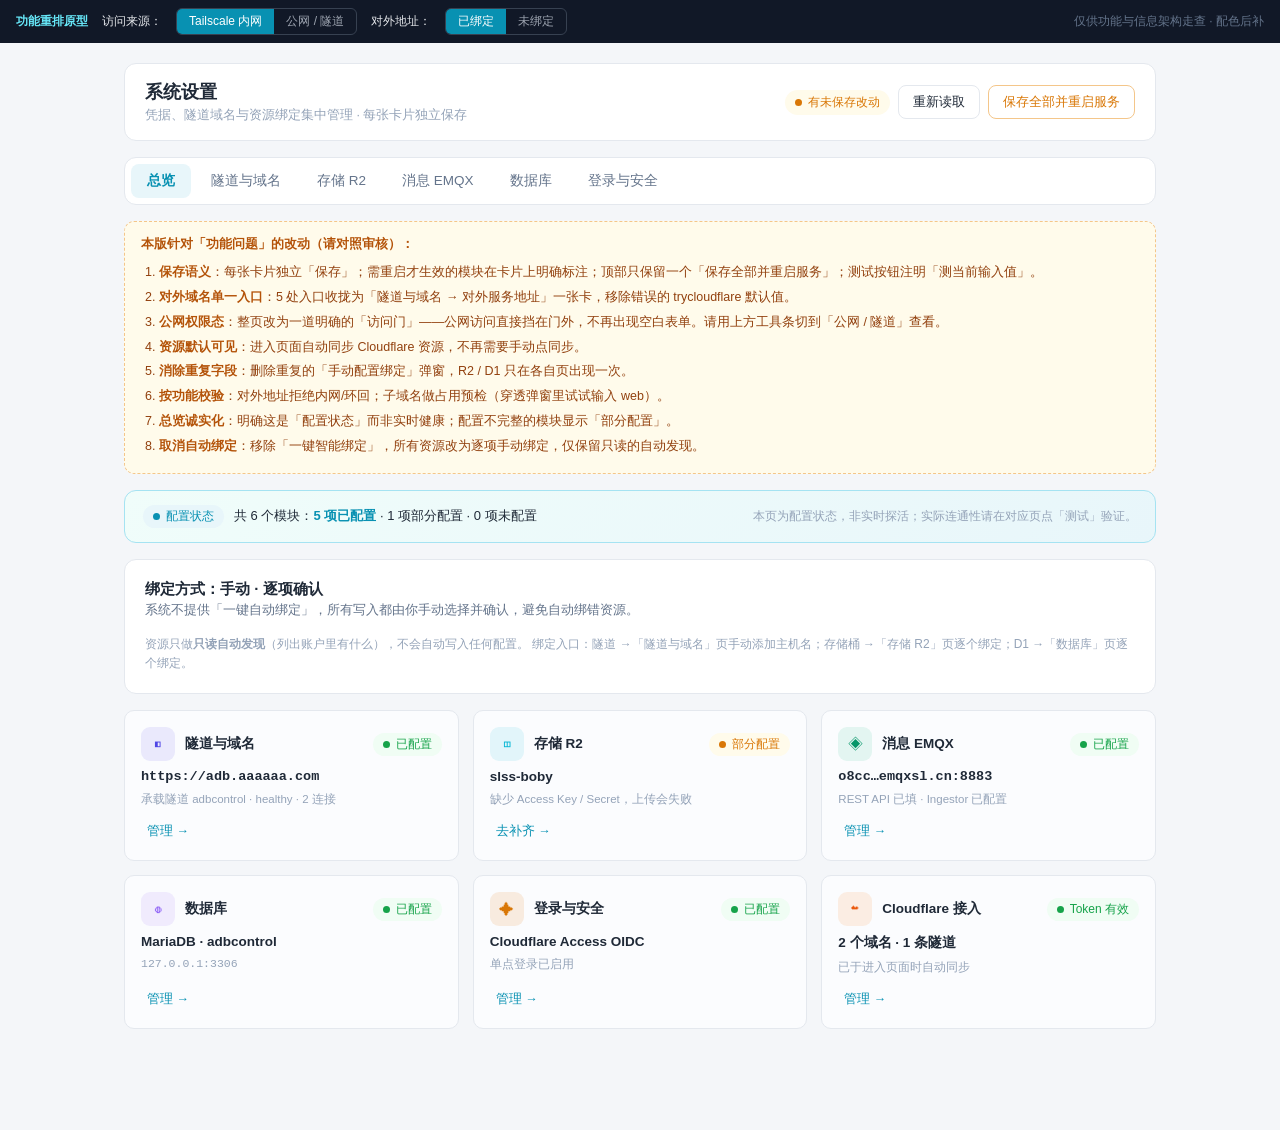
<file: docs/ui/06-settings-restructure.html>
<!DOCTYPE html>
<html lang="zh-CN">
<head>
<meta charset="UTF-8">
<meta name="viewport" content="width=device-width, initial-scale=1.0">
<title>系统设置 · 功能重排 — 交互原型</title>
<style>
  /* ============ 占位配色（后补）——中性浅色 + 单一青色强调 ============ */
  :root {
    --bg: #f4f6f9;
    --card: #ffffff;
    --border: #e4e8ee;
    --text: #1f2937;
    --text-2: #64748b;
    --text-3: #94a3b8;
    --accent: #0891b2;
    --accent-bg: #e8f6fa;
    --ok: #16a34a;
    --ok-bg: #f0fdf4;
    --warn: #d97706;
    --warn-bg: #fffbeb;
    --danger: #dc2626;
    --mono: ui-monospace, "JetBrains Mono", "Cascadia Mono", Consolas, monospace;
    --radius: 12px;
  }
  * { box-sizing: border-box; margin: 0; padding: 0; }
  body {
    background: var(--bg); color: var(--text);
    font-family: -apple-system, "Segoe UI", "Microsoft YaHei", "PingFang SC", sans-serif;
    font-size: 14px; padding-bottom: 80px;
  }
  code, .mono { font-family: var(--mono); }

  /* ============ 原型工具条（非正式 UI） ============ */
  .demo-toolbar {
    position: sticky; top: 0; z-index: 50; background: #111827; color: #e5e7eb;
    padding: 8px 16px; display: flex; align-items: center; gap: 14px; font-size: 12px; flex-wrap: wrap;
  }
  .demo-toolbar b { color: #67e8f9; font-weight: 600; }
  .demo-toolbar .seg { display: inline-flex; border: 1px solid #374151; border-radius: 6px; overflow: hidden; }
  .demo-toolbar .seg button { background: transparent; color: #9ca3af; border: 0; padding: 4px 12px; cursor: pointer; font-size: 12px; }
  .demo-toolbar .seg button.on { background: #0891b2; color: #fff; }

  /* ============ 骨架 ============ */
  .page { max-width: 1080px; margin: 0 auto; padding: 20px 24px; }
  .page-head {
    display: flex; justify-content: space-between; align-items: center; gap: 12px; flex-wrap: wrap;
    background: var(--card); border: 1px solid var(--border); border-radius: var(--radius);
    padding: 16px 20px; margin-bottom: 16px;
  }
  .page-head h1 { font-size: 18px; font-weight: 600; }
  .page-head .sub { color: var(--text-3); font-size: 12.5px; margin-top: 3px; }
  .page-head .acts { display: flex; gap: 8px; align-items: center; flex-wrap: wrap; }

  .dirty-dot { display: inline-flex; align-items: center; gap: 6px; font-size: 12px; color: var(--warn); background: var(--warn-bg); padding: 4px 10px; border-radius: 999px; }
  .dirty-dot .dot { width: 7px; height: 7px; border-radius: 50%; background: var(--warn); }

  /* 访问门 */
  .gate { text-align: center; padding: 44px 24px; }
  .gate .g-ico { font-size: 34px; margin-bottom: 12px; }
  .gate h2 { font-size: 17px; font-weight: 600; margin-bottom: 10px; }
  .gate p { color: var(--text-2); font-size: 13px; line-height: 1.7; max-width: 560px; margin: 0 auto 6px; }
  .gate .row-acts { justify-content: center; margin-top: 20px; }

  .tabs {
    display: flex; gap: 4px; background: var(--card); flex-wrap: wrap;
    border: 1px solid var(--border); border-radius: var(--radius); padding: 6px; margin-bottom: 16px;
  }
  .tabs button { border: 0; background: transparent; color: var(--text-2); padding: 8px 16px; border-radius: 8px; cursor: pointer; font-size: 13.5px; }
  .tabs button.on { background: var(--accent-bg); color: var(--accent); font-weight: 600; }

  .panel { display: none; flex-direction: column; gap: 16px; }
  .panel.show { display: flex; }

  .card { background: var(--card); border: 1px solid var(--border); border-radius: var(--radius); padding: 20px; margin-bottom: 16px; }
  .panel .card { margin-bottom: 0; }
  .card h2 { font-size: 15px; font-weight: 600; }
  .card .desc { color: var(--text-2); font-size: 12.5px; margin-top: 3px; }

  .sec-head { display: flex; justify-content: space-between; align-items: flex-start; gap: 14px; flex-wrap: wrap; margin-bottom: 16px; }
  .sec-status { display: flex; gap: 8px; align-items: center; flex-wrap: wrap; }

  /* ============ 按钮 ============ */
  .btn {
    display: inline-flex; align-items: center; gap: 6px; border-radius: 8px; padding: 7px 14px; font-size: 13px;
    cursor: pointer; border: 1px solid var(--border); background: #fff; color: var(--text); transition: all .15s;
  }
  .btn:hover { border-color: var(--accent); color: var(--accent); }
  .btn.primary { background: var(--accent); border-color: var(--accent); color: #fff; }
  .btn.primary:hover { filter: brightness(1.08); color: #fff; }
  .btn.warn { background: #fff; border-color: #f4c68a; color: var(--warn); }
  .btn.warn:hover { border-color: var(--warn); }
  .btn.link { border: 0; background: transparent; color: var(--accent); padding: 4px 6px; font-size: 12.5px; }
  .btn.subtle { color: var(--text-2); }
  .btn:disabled { opacity: .45; cursor: not-allowed; }
  .row-acts { display: flex; gap: 10px; align-items: center; flex-wrap: wrap; margin-top: 16px; }

  /* ============ 标签 ============ */
  .badge { display: inline-flex; align-items: center; gap: 6px; font-size: 12px; padding: 3px 10px; border-radius: 999px; font-weight: 500; white-space: nowrap; }
  .badge.ok { background: var(--ok-bg); color: var(--ok); }
  .badge.warn { background: var(--warn-bg); color: var(--warn); }
  .badge.gray { background: #f1f5f9; color: var(--text-2); }
  .badge.accent { background: var(--accent-bg); color: var(--accent); }
  .badge .dot { width: 7px; height: 7px; border-radius: 50%; }
  .badge.ok .dot { background: var(--ok); }
  .badge.warn .dot { background: var(--warn); }
  .badge.gray .dot { background: var(--text-3); }
  .badge.accent .dot { background: var(--accent); }

  .tag { font-size: 11px; padding: 2px 8px; border-radius: 999px; font-weight: 500; }
  .tag.green { background: var(--ok-bg); color: var(--ok); }
  .tag.gray { background: #f1f5f9; color: var(--text-2); }
  .tag.accent { background: var(--accent-bg); color: var(--accent); }

  /* ============ 表单 ============ */
  .form-grid { display: grid; grid-template-columns: repeat(2, minmax(0, 1fr)); gap: 14px 16px; }
  .form-grid .col-span-2 { grid-column: 1 / -1; }
  @media (max-width: 720px) { .form-grid { grid-template-columns: 1fr; } }
  .field label { display: block; font-size: 12.5px; color: var(--text-2); margin-bottom: 6px; font-weight: 500; }
  .field .hint { display: block; font-size: 11.5px; color: var(--text-3); margin-top: 5px; line-height: 1.5; }
  .input, select.input {
    width: 100%; border: 1px solid var(--border); border-radius: 8px; padding: 8px 12px;
    font-size: 13.5px; background: #fff; color: var(--text); outline: none;
  }
  .input:focus { border-color: var(--accent); }
  .input:disabled { background: #f8fafc; color: var(--text-3); }
  .input-wrap { display: flex; gap: 8px; }
  .input-wrap .input { flex: 1; }
  .sub-check { display: block; font-size: 12px; margin-top: 6px; min-height: 16px; }
  .sub-check.good { color: var(--ok); }
  .sub-check.bad { color: var(--danger); }

  /* ============ 总览 ============ */
  .ov-summary {
    display: flex; align-items: center; gap: 10px; flex-wrap: wrap;
    background: linear-gradient(135deg, #f0fdfa 0%, #e8f6fa 100%);
    border: 1px solid #a5e3f2; border-radius: var(--radius); padding: 14px 18px; font-size: 13px;
  }
  .ov-summary b { color: var(--accent); }
  .ov-grid { display: grid; grid-template-columns: repeat(auto-fill, minmax(300px, 1fr)); gap: 14px; }
  .ov-card {
    border: 1px solid var(--border); border-radius: 10px; padding: 16px; display: flex; flex-direction: column; gap: 8px;
    background: #fbfcfe; transition: border-color .15s, box-shadow .15s;
  }
  .ov-card:hover { border-color: #cbd5e1; box-shadow: 0 6px 16px rgba(0,0,0,.04); }
  .ov-card.unbound { border-style: dashed; background: #fff; }
  .ov-card-top { display: flex; align-items: center; gap: 10px; }
  .ov-ico { width: 34px; height: 34px; border-radius: 9px; flex-shrink: 0; display: flex; align-items: center; justify-content: center; font-size: 15px; }
  .ov-ico.tunnel { background: rgba(79,70,229,.1); color: #4f46e5; }
  .ov-ico.r2 { background: rgba(6,182,212,.1); color: #06b6d4; }
  .ov-ico.emqx { background: rgba(16,185,129,.1); color: #059669; }
  .ov-ico.db { background: rgba(139,92,246,.1); color: #8b5cf6; }
  .ov-ico.sec { background: rgba(217,119,6,.12); color: #d97706; }
  .ov-ico.cf { background: rgba(243,128,32,.12); color: #ea580c; }
  .ov-name { font-weight: 600; font-size: 13.5px; flex: 1; }
  .ov-value { font-size: 13.5px; font-weight: 600; word-break: break-all; }
  .ov-value.muted { color: var(--text-3); font-weight: 500; }
  .ov-sub { font-size: 11.5px; color: var(--text-3); word-break: break-all; }
  .ov-foot { margin-top: auto; padding-top: 4px; }

  /* ============ 对外服务地址 ============ */
  .addr-url { font-size: 22px; font-weight: 600; margin: 10px 0 2px; word-break: break-all; }
  .addr-meta { color: var(--text-2); font-size: 13px; margin-top: 6px; }
  .addr-meta b { color: var(--text); font-weight: 600; }
  .chips { display: flex; flex-wrap: wrap; gap: 8px; margin-top: 10px; }
  .chip { font-family: var(--mono); font-size: 12.5px; background: #f1f5f9; border: 1px solid var(--border); padding: 4px 10px; border-radius: 999px; color: var(--text); }
  .chip.hl { background: var(--accent-bg); border-color: #a5e3f2; color: var(--accent); }
  .addr-acts { display: flex; gap: 8px; margin-top: 16px; flex-wrap: wrap; align-items: center; }
  .mqtt-line { margin-top: 14px; padding: 10px 14px; border-radius: 8px; background: var(--accent-bg); border: 1px dashed #a5e3f2; font-size: 12.5px; color: var(--text-2); }
  .mqtt-line b { color: var(--accent); }
  .addr-empty { text-align: center; padding: 30px 16px; }
  .addr-empty .big { font-size: 15px; font-weight: 600; margin-bottom: 6px; }
  .addr-empty .sub { color: var(--text-3); font-size: 12.5px; margin-bottom: 18px; }
  .addr-empty .acts { display: flex; gap: 10px; justify-content: center; }

  /* 高级折叠 */
  .adv-toggle { margin-bottom: 4px; }
  .adv-body { display: none; flex-direction: column; gap: 16px; margin-top: 16px; }
  .adv-body.show { display: flex; }

  /* ============ 域名 / 预览列表 ============ */
  .zone-grid { display: grid; grid-template-columns: repeat(auto-fill, minmax(300px, 1fr)); gap: 12px; }
  .zone-card { border: 1px solid var(--border); border-radius: 10px; padding: 14px 16px; display: flex; flex-direction: column; gap: 8px; background: #fbfcfe; }
  .zone-card .name-row { display: flex; align-items: center; gap: 8px; font-weight: 600; }
  .zone-card .zid { font-family: var(--mono); font-size: 11.5px; color: var(--text-3); word-break: break-all; }
  .zone-card .bound-note { font-size: 12px; color: var(--ok); }
  .zone-card .act { margin-top: 4px; }


  /* ============ 表格 ============ */
  .table { width: 100%; border-collapse: collapse; font-size: 13px; }
  .table th, .table td { text-align: left; padding: 10px 12px; border-bottom: 1px solid var(--border); }
  .table th { color: var(--text-2); font-weight: 500; font-size: 12px; }
  .table tr:last-child td { border-bottom: 0; }

  /* ============ 弹窗 ============ */
  .overlay { position: fixed; inset: 0; background: rgba(15, 23, 42, .45); display: none; align-items: flex-start; justify-content: center; padding: 8vh 16px 16px; z-index: 100; overflow: auto; }
  .overlay.show { display: flex; }
  .modal { background: #fff; border-radius: 14px; width: 520px; max-width: 100%; box-shadow: 0 20px 50px rgba(2, 8, 20, .25); overflow: hidden; }
  .modal .m-head { padding: 16px 20px; border-bottom: 1px solid var(--border); font-size: 15px; font-weight: 600; display: flex; justify-content: space-between; align-items: center; }
  .modal .m-head .x { border: 0; background: none; font-size: 18px; color: var(--text-3); cursor: pointer; }
  .modal .m-body { padding: 18px 20px; display: flex; flex-direction: column; gap: 14px; }
  .modal .m-foot { padding: 14px 20px; border-top: 1px solid var(--border); display: flex; justify-content: flex-end; gap: 10px; }
  .host-preview { display: flex; align-items: center; gap: 8px; }
  .host-preview .suffix { font-family: var(--mono); color: var(--text-2); font-size: 13px; white-space: nowrap; }
  .host-preview .input { flex: 1; }
  .checkbox-row { display: flex; align-items: flex-start; gap: 8px; font-size: 13px; color: var(--text); cursor: pointer; }
  .checkbox-row input { margin-top: 2px; accent-color: var(--accent); }
  .checkbox-row .hint { display: block; color: var(--text-3); font-size: 11.5px; margin-top: 2px; }
  .quick-picks { display: flex; flex-wrap: wrap; gap: 8px; margin-top: 8px; }
  .quick-picks .chip { cursor: pointer; }
  .quick-picks .chip:hover { border-color: var(--accent); color: var(--accent); }

  .steps { display: none; flex-direction: column; gap: 8px; padding: 12px 14px; background: #f8fafc; border: 1px solid var(--border); border-radius: 10px; }
  .steps.show { display: flex; }
  .step { display: flex; align-items: baseline; gap: 8px; font-size: 12.5px; }
  .step .mark { font-weight: 700; }
  .step.ok .mark { color: var(--ok); }
  .step.err .mark { color: var(--danger); }
  .step .name { font-weight: 600; white-space: nowrap; }
  .step .detail { color: var(--text-2); word-break: break-all; }
  .result-ok { display: none; padding: 10px 14px; border-radius: 10px; background: var(--ok-bg); color: var(--ok); font-size: 12.5px; }
  .result-ok.show { display: block; }
  .result-err { display: none; padding: 10px 14px; border-radius: 10px; background: #fef2f2; color: var(--danger); font-size: 12.5px; }
  .result-err.show { display: block; }
  .cmd-box { display: none; margin-top: 2px; padding: 10px 12px; border-radius: 8px; background: #0f172a; color: #a5f3fc; font-family: var(--mono); font-size: 12px; word-break: break-all; position: relative; }
  .cmd-box.show { display: block; }
  .cmd-box .copy { position: absolute; right: 8px; top: 8px; border: 1px solid #334155; background: #1e293b; color: #cbd5e1; font-size: 11px; border-radius: 6px; padding: 2px 8px; cursor: pointer; }

  #toast { position: fixed; left: 50%; bottom: 40px; transform: translateX(-50%) translateY(20px); background: #111827; color: #fff; font-size: 13px; padding: 10px 18px; border-radius: 8px; opacity: 0; pointer-events: none; transition: all .25s; z-index: 200; }
  #toast.show { opacity: 1; transform: translateX(-50%) translateY(0); }

  .note { font-size: 12px; color: var(--text-3); line-height: 1.6; }
  .note-box { background: #fffbeb; border: 1px dashed #f4c68a; color: #92400e; border-radius: 10px; padding: 12px 16px; font-size: 12.5px; line-height: 1.75; }
  .note-box b { color: #b45309; }
  .note-box ol { margin: 6px 0 0 18px; padding: 0; }
  .note-box li { margin-bottom: 3px; }
</style>
</head>
<body>

<!-- 原型工具条：走查两种网络态与地址绑定态 -->
<div class="demo-toolbar">
  <b>功能重排原型</b>
  <span>访问来源：</span>
  <span class="seg">
    <button id="net-in" class="on" onclick="setNet(true)">Tailscale 内网</button>
    <button id="net-pub" onclick="setNet(false)">公网 / 隧道</button>
  </span>
  <span>对外地址：</span>
  <span class="seg">
    <button id="st-bound" class="on" onclick="setState(true)">已绑定</button>
    <button id="st-empty" onclick="setState(false)">未绑定</button>
  </span>
  <span style="margin-left:auto; color:#64748b;">仅供功能与信息架构走查 · 配色后补</span>
</div>

<div class="page">
  <div id="settings-body">
    <!-- 页头 -->
    <div class="page-head">
      <div>
        <h1>系统设置</h1>
        <div class="sub">凭据、隧道域名与资源绑定集中管理 · 每张卡片独立保存</div>
      </div>
      <div class="acts">
        <span class="dirty-dot"><span class="dot"></span>有未保存改动</span>
        <button class="btn" onclick="toast('原型：重新读取配置')">重新读取</button>
        <button class="btn warn" onclick="toast('原型：保存全部配置并重启服务（约 5 秒）')">保存全部并重启服务</button>
      </div>
    </div>

    <!-- 页签 -->
    <div class="tabs" id="tabs">
      <button class="on" onclick="switchTab('overview', this)">总览</button>
      <button onclick="switchTab('access', this)">隧道与域名</button>
      <button onclick="switchTab('r2', this)">存储 R2</button>
      <button onclick="switchTab('emqx', this)">消息 EMQX</button>
      <button onclick="switchTab('db', this)">数据库</button>
      <button onclick="switchTab('security', this)">登录与安全</button>
    </div>

    <!-- ==================== 总览 ==================== -->
    <div class="panel show" id="panel-overview">
      <div class="note-box">
        <b>本版针对「功能问题」的改动（请对照审核）：</b>
        <ol>
          <li><b>保存语义</b>：每张卡片独立「保存」；需重启才生效的模块在卡片上明确标注；顶部只保留一个「保存全部并重启服务」；测试按钮注明「测当前输入值」。</li>
          <li><b>对外域名单一入口</b>：5 处入口收拢为「隧道与域名 → 对外服务地址」一张卡，移除错误的 trycloudflare 默认值。</li>
          <li><b>公网权限态</b>：整页改为一道明确的「访问门」——公网访问直接挡在门外，不再出现空白表单。请用上方工具条切到「公网 / 隧道」查看。</li>
          <li><b>资源默认可见</b>：进入页面自动同步 Cloudflare 资源，不再需要手动点同步。</li>
          <li><b>消除重复字段</b>：删除重复的「手动配置绑定」弹窗，R2 / D1 只在各自页出现一次。</li>
          <li><b>按功能校验</b>：对外地址拒绝内网/环回；子域名做占用预检（穿透弹窗里试试输入 web）。</li>
          <li><b>总览诚实化</b>：明确这是「配置状态」而非实时健康；配置不完整的模块显示「部分配置」。</li>
          <li><b>取消自动绑定</b>：移除「一键智能绑定」，所有资源改为逐项手动绑定，仅保留只读的自动发现。</li>
        </ol>
      </div>

      <div class="ov-summary">
        <span class="badge accent"><span class="dot"></span>配置状态</span>
        <span>共 6 个模块：<b>5 项已配置</b> · 1 项部分配置 · 0 项未配置</span>
        <span class="note" style="margin-left:auto;">本页为配置状态，非实时探活；实际连通性请在对应页点「测试」验证。</span>
      </div>

      <!-- 绑定方式说明：取消自动绑定，改为手动逐项 -->
      <div class="card">
        <div class="sec-head">
          <div>
            <h2>绑定方式：手动 · 逐项确认</h2>
            <div class="desc">系统不提供「一键自动绑定」，所有写入都由你手动选择并确认，避免自动绑错资源。</div>
          </div>
        </div>
        <div class="note">
          资源只做<b>只读自动发现</b>（列出账户里有什么），不会自动写入任何配置。
          绑定入口：隧道 →「隧道与域名」页手动添加主机名；存储桶 →「存储 R2」页逐个绑定；D1 →「数据库」页逐个绑定。
        </div>
      </div>

      <div class="ov-grid">
        <div class="ov-card">
          <div class="ov-card-top">
            <span class="ov-ico tunnel">◧</span>
            <span class="ov-name">隧道与域名</span>
            <span class="badge ok"><span class="dot"></span>已配置</span>
          </div>
          <div class="ov-value mono">https://adb.aaaaaa.com</div>
          <div class="ov-sub">承载隧道 adbcontrol · healthy · 2 连接</div>
          <div class="ov-foot"><button class="btn link" onclick="switchTab('access')">管理 →</button></div>
        </div>

        <div class="ov-card">
          <div class="ov-card-top">
            <span class="ov-ico r2">◫</span>
            <span class="ov-name">存储 R2</span>
            <span class="badge warn"><span class="dot"></span>部分配置</span>
          </div>
          <div class="ov-value">slss-boby</div>
          <div class="ov-sub">缺少 Access Key / Secret，上传会失败</div>
          <div class="ov-foot"><button class="btn link" onclick="switchTab('r2')">去补齐 →</button></div>
        </div>

        <div class="ov-card">
          <div class="ov-card-top">
            <span class="ov-ico emqx">◈</span>
            <span class="ov-name">消息 EMQX</span>
            <span class="badge ok"><span class="dot"></span>已配置</span>
          </div>
          <div class="ov-value mono">o8cc…emqxsl.cn:8883</div>
          <div class="ov-sub">REST API 已填 · Ingestor 已配置</div>
          <div class="ov-foot"><button class="btn link" onclick="switchTab('emqx')">管理 →</button></div>
        </div>

        <div class="ov-card">
          <div class="ov-card-top">
            <span class="ov-ico db">◍</span>
            <span class="ov-name">数据库</span>
            <span class="badge ok"><span class="dot"></span>已配置</span>
          </div>
          <div class="ov-value">MariaDB · adbcontrol</div>
          <div class="ov-sub mono">127.0.0.1:3306</div>
          <div class="ov-foot"><button class="btn link" onclick="switchTab('db')">管理 →</button></div>
        </div>

        <div class="ov-card">
          <div class="ov-card-top">
            <span class="ov-ico sec">✦</span>
            <span class="ov-name">登录与安全</span>
            <span class="badge ok"><span class="dot"></span>已配置</span>
          </div>
          <div class="ov-value">Cloudflare Access OIDC</div>
          <div class="ov-sub">单点登录已启用</div>
          <div class="ov-foot"><button class="btn link" onclick="switchTab('security')">管理 →</button></div>
        </div>

        <div class="ov-card">
          <div class="ov-card-top">
            <span class="ov-ico cf">☁</span>
            <span class="ov-name">Cloudflare 接入</span>
            <span class="badge ok"><span class="dot"></span>Token 有效</span>
          </div>
          <div class="ov-value">2 个域名 · 1 条隧道</div>
          <div class="ov-sub">已于进入页面时自动同步</div>
          <div class="ov-foot"><button class="btn link" onclick="switchTab('access')">管理 →</button></div>
        </div>
      </div>
    </div>

    <!-- ==================== 隧道与域名 ==================== -->
    <div class="panel" id="panel-access">
      <!-- 核心：对外服务地址（唯一入口） -->
      <div class="card" id="addr-card-bound">
        <div class="sec-head">
          <div>
            <h2>对外服务地址</h2>
            <div class="desc">被控端配对与 Web 公网访问均经由该地址。修改对外域名的唯一入口就是这里。</div>
          </div>
          <div class="sec-status">
            <span class="badge ok"><span class="dot"></span>已生效</span>
            <span class="badge accent"><span class="dot"></span>即时生效</span>
          </div>
        </div>

        <div class="addr-url mono">https://adb.aaaaaa.com</div>
        <div class="addr-meta">承载隧道：<b>adbcontrol</b>（healthy · 2 连接） · 所属域名：<b>aaaaaa.com</b></div>

        <div class="mqtt-line">
          <b>MQTT over WSS 双栈通道：已开启</b>（/mqtt → EMQX :8084）。受控端将在「直连 8883（IPv4）」与本地址 WSS（双栈）间自动探测优选。
        </div>

        <div class="addr-acts">
          <button class="btn primary" onclick="openModal('modal-url')">更换地址</button>
          <button class="btn" onclick="openProvision()">添加主机名</button>
          <button class="btn subtle" onclick="openProvision(null, true)">换用新隧道…</button>
        </div>
        <div class="note" style="margin-top:10px;">
          已绑定主机名（来自本隧道 DNS 记录，需后端补充 hostnames 字段）：adb.aaaaaa.com（当前）· status.aaaaaa.com
        </div>
      </div>

      <div class="card" id="addr-card-empty" style="display:none;">
        <div class="addr-empty">
          <div class="big">尚未绑定对外服务地址</div>
          <div class="sub">绑定到某个托管域名的子域名后，系统会自动创建 / 选用隧道、配置入口并生成 DNS 记录。</div>
          <div class="acts">
            <button class="btn primary" onclick="openProvision()">绑定到托管域名</button>
            <button class="btn" onclick="openModal('modal-url')">手动填写地址</button>
          </div>
        </div>
      </div>

      <!-- 托管域名 -->
      <div class="card">
        <div class="sec-head">
          <div>
            <h2>托管域名 Zones · 2</h2>
            <div class="desc">已自动同步。选择域名把子域名通过隧道穿透到本服务。</div>
          </div>
          <span class="badge gray">最近同步：刚刚</span>
        </div>
        <div class="zone-grid">
          <div class="zone-card">
            <div class="name-row">aaaaaa.com <span class="tag green">active</span></div>
            <div class="zid">Zone ID: 0123abcd…8ef</div>
            <div class="bound-note">✓ 当前对外地址承载于此域名</div>
            <div class="act"><button class="btn" onclick="openProvision('aaaaaa.com')">隧道穿透绑定</button></div>
          </div>
          <div class="zone-card">
            <div class="name-row">example-hh.cn <span class="tag green">active</span></div>
            <div class="zid">Zone ID: 9f8e7d6c…21</div>
            <div class="act"><button class="btn" onclick="openProvision('example-hh.cn')">隧道穿透绑定</button></div>
          </div>
        </div>
      </div>

      <!-- 高级（折叠，降低页面重量） -->
      <button class="btn subtle adv-toggle" id="access-adv-btn" onclick="toggleAdv('access-adv', this)">▸ 高级：Cloudflare 接入凭证与隧道列表</button>
      <div class="adv-body" id="access-adv">
        <div class="card">
          <div class="sec-head">
            <div>
              <h2>Cloudflare 接入凭证</h2>
              <div class="desc">隧道创建、域名解析，以及 R2 / D1 资源的只读发现都复用此 Token（发现不会写入配置）。</div>
            </div>
            <div class="sec-status">
              <span class="badge ok"><span class="dot"></span>已保存</span>
              <span class="badge accent"><span class="dot"></span>即时生效</span>
            </div>
          </div>
          <div class="form-grid">
            <div class="field col-span-2">
              <label>API Token</label>
              <input class="input" type="password" value="••••••••••••••••••••••••">
              <span class="hint">所需权限：帐户设置 Read · 区域 Read · 隧道 Edit · DNS Edit（自动发现 R2 / D1 另需对应 Read 权限）。</span>
            </div>
          </div>
          <div class="row-acts">
            <button class="btn primary" onclick="toast('原型：保存并校验 Token')">保存并校验</button>
            <button class="btn" onclick="toast('原型：重新同步 Cloudflare 资源')">重新同步资源</button>
          </div>
        </div>

        <div class="card">
          <div class="sec-head">
            <div>
              <h2>Cloudflare 隧道</h2>
              <div class="desc">可在此新建隧道（仅建隧道，不含入口规则）；切换对外地址仍用上方「对外服务地址」卡片。</div>
            </div>
            <button class="btn" onclick="openModal('modal-createtunnel')">＋ 新建隧道</button>
          </div>
          <table class="table">
            <thead><tr><th>隧道名称</th><th>状态</th><th>连接数</th><th>Tunnel UUID</th><th></th></tr></thead>
            <tbody>
              <tr><td><b>adbcontrol</b></td><td><span class="tag green">HEALTHY</span></td><td>2</td><td class="mono" style="font-size:11.5px;color:var(--text-3);">6f2a1c0e…d94</td><td style="text-align:right;"><span class="tag accent">当前承载地址</span></td></tr>
              <tr><td><b>adbcontrol-v2</b></td><td><span class="tag gray">DEGRADED</span></td><td>0</td><td class="mono" style="font-size:11.5px;color:var(--text-3);">ab77e310…0f1</td><td style="text-align:right;"><span class="badge gray">备用</span></td></tr>
            </tbody>
          </table>
        </div>
      </div>
    </div>

    <!-- ==================== 存储 R2 ==================== -->
    <div class="panel" id="panel-r2">
      <div class="card">
        <div class="sec-head">
          <div>
            <h2>R2 对象存储</h2>
            <div class="desc">持久化设备采集的截图、日志、录屏以及 OTA 安装包。凭据仅在此页配置一次。</div>
          </div>
          <div class="sec-status">
            <span class="badge warn"><span class="dot"></span>有未保存改动</span>
            <span class="badge gray">改动需重启生效</span>
          </div>
        </div>
        <div class="form-grid">
          <div class="field col-span-2">
            <label>R2 S3 API Endpoint</label>
            <input class="input" value="https://xxxx.r2.cloudflarestorage.com">
          </div>
          <div class="field">
            <label>存储桶名称 (Bucket)</label>
            <input class="input" value="slss-boby">
          </div>
          <div class="field">
            <label>R2 Access Key ID</label>
            <input class="input" placeholder="尚未填写">
          </div>
          <div class="field col-span-2">
            <label>R2 Secret Access Key</label>
            <input class="input" type="password" placeholder="尚未填写">
            <span class="hint">若不修改请保持原样掩码。上传截图依赖此密钥，未填写则上传会失败。</span>
          </div>
        </div>
        <div class="row-acts">
          <button class="btn primary" onclick="toast('原型：保存 R2 配置（重启后生效）')">保存</button>
          <button class="btn" onclick="toast('原型：测试使用当前输入值，通过后仍需点保存')">测试连通性</button>
          <span class="note">测试使用当前输入值；通过后仍需点「保存」。</span>
        </div>
      </div>

      <div class="card">
        <div class="sec-head">
          <div>
            <h2>Cloudflare 存储桶发现</h2>
            <div class="desc">只读发现（已自动同步）。此处复用「隧道与域名 → 高级」里的 API Token 读取桶列表；R2 的 S3 密钥用于后端上传，两者不同。</div>
          </div>
          <button class="btn subtle" onclick="toast('原型：重新读取存储桶')">重新读取</button>
        </div>
        <div class="zone-grid">
          <div class="zone-card">
            <div class="name-row">slss-boby <span class="tag gray">当前绑定桶</span></div>
            <div class="zid">Endpoint: https://xxxx.r2.cloudflarestorage.com</div>
          </div>
          <div class="zone-card">
            <div class="name-row">adbcontrol-storage <span class="tag gray">未绑定</span></div>
            <div class="zid">Endpoint: https://xxxx.r2.cloudflarestorage.com</div>
            <div class="act"><button class="btn" onclick="toast('原型：绑定此存储桶（回填 Endpoint/Bucket）')">绑定此存储桶</button></div>
          </div>
        </div>
      </div>
    </div>

    <!-- ==================== 消息 EMQX ==================== -->
    <div class="panel" id="panel-emqx">
      <div class="card">
        <div class="sec-head">
          <div>
            <h2>EMQX MQTT Broker</h2>
            <div class="desc">与受控手机建立长连接、下发远程指令并收集遥测数据。</div>
          </div>
          <div class="sec-status">
            <span class="badge ok"><span class="dot"></span>已保存</span>
            <span class="badge gray">改动需重启生效</span>
          </div>
        </div>
        <div class="form-grid">
          <div class="field"><label>EMQX Broker Host</label><input class="input" value="o8cc1111.ala.cn-hangzhou.emqxsl.cn"></div>
          <div class="field"><label>MQTT TLS 端口</label><input class="input" value="8883"></div>
          <div class="field"><label>EMQX App ID</label><input class="input" value="adbcontrol-api"></div>
          <div class="field"><label>EMQX REST API 端点</label><input class="input" value="https://o8cc1111.emqxsl.cn:8443"></div>
          <div class="field col-span-2"><label>EMQX App Secret（REST API 密钥）</label><input class="input" type="password" value="••••••••••••••••"></div>
        </div>
        <div class="row-acts">
          <button class="btn primary" onclick="toast('原型：保存 EMQX 配置（重启后生效）')">保存</button>
          <button class="btn" onclick="toast('原型：测试 REST 连通性（用当前输入值）')">测试连通性</button>
        </div>
      </div>

      <div class="card">
        <div class="sec-head">
          <div>
            <h2>遥测持久化 Ingestor 账号 <span class="tag gray">可选</span></h2>
            <div class="desc">用于把遥测数据从 EMQX 规则引擎写入后端，未配置则使用默认账号。</div>
          </div>
        </div>
        <div class="form-grid">
          <div class="field"><label>Ingestor 用户名</label><input class="input" value="ingestor"></div>
          <div class="field"><label>Ingestor 密码</label><input class="input" type="password" value="••••••••••"></div>
        </div>
        <div class="row-acts">
          <button class="btn primary" onclick="toast('原型：保存 Ingestor 账号（重启后生效）')">保存</button>
        </div>
      </div>
    </div>

    <!-- ==================== 数据库 ==================== -->
    <div class="panel" id="panel-db">
      <div class="card">
        <div class="sec-head">
          <div>
            <h2>MariaDB 数据库 <span class="tag accent">主库</span></h2>
            <div class="desc">系统当前使用的唯一数据库，台账 / 任务 / 遥测均落在此库。</div>
          </div>
          <div class="sec-status">
            <span class="badge ok"><span class="dot"></span>已保存</span>
            <span class="badge gray">改动需重启生效</span>
          </div>
        </div>
        <div class="form-grid">
          <div class="field"><label>数据库地址 (Host)</label><input class="input" value="127.0.0.1"></div>
          <div class="field"><label>端口 (Port)</label><input class="input" value="3306"></div>
          <div class="field"><label>数据库名 (Database Name)</label><input class="input" value="adbcontrol"></div>
          <div class="field"><label>数据库用户 (Username)</label><input class="input" value="root"></div>
          <div class="field col-span-2"><label>数据库密码 (Password)</label><input class="input" type="password" value="••••••••••••••••"></div>
        </div>
        <div class="row-acts">
          <button class="btn primary" onclick="toast('原型：保存数据库配置（重启后生效）')">保存</button>
        </div>
      </div>

      <div class="card">
        <div class="sec-head">
          <div>
            <h2>Cloudflare D1 数据库 <span class="tag gray">备用 · 当前未启用</span></h2>
            <div class="desc">托管型备用持久化，非必需。下方为同步发现的库，选择其一显式绑定；不会自动写入。</div>
          </div>
          <span class="badge gray"><span class="dot"></span>未绑定</span>
        </div>
        <div class="zone-grid">
          <div class="zone-card">
            <div class="name-row">adbcontrol_d1 <span class="tag gray">未绑定</span></div>
            <div class="zid">UUID: 8f3c1a…0b2</div>
            <div class="act"><button class="btn" onclick="toast('原型：绑定 D1 库 adbcontrol_d1')">绑定此库</button></div>
          </div>
          <div class="zone-card">
            <div class="name-row">legacy-logs <span class="tag gray">未绑定</span></div>
            <div class="zid">UUID: 2b7e9d…a41</div>
            <div class="act"><button class="btn" onclick="toast('原型：绑定 D1 库 legacy-logs')">绑定此库</button></div>
          </div>
        </div>
        <div class="form-grid" style="margin-top:16px;">
          <div class="field"><label>数据库名称</label><input class="input" placeholder="例如 adbcontrol_d1"></div>
          <div class="field"><label>数据库 UUID</label><input class="input" placeholder="xxxxxxxx-xxxx-xxxx-xxxx-xxxxxxxxxxxx"></div>
        </div>
        <div class="row-acts">
          <button class="btn" onclick="toast('原型：按填写内容手动绑定 D1')">手动填写并绑定</button>
        </div>
      </div>
    </div>

    <!-- ==================== 登录与安全 ==================== -->
    <div class="panel" id="panel-security">
      <div class="card">
        <div class="sec-head">
          <div>
            <h2>登录方式：Cloudflare Access OIDC 单点登录</h2>
            <div class="desc">配置后可在登录页点击「拉起 Cloudflare 官方账号登录」一键认证。</div>
          </div>
          <div class="sec-status">
            <span class="badge ok"><span class="dot"></span>已配置</span>
            <span class="badge accent"><span class="dot"></span>即时生效</span>
          </div>
        </div>
        <div class="form-grid">
          <div class="field">
            <label>Cloudflare 团队域名 (Team Domain)</label>
            <div class="input-wrap">
              <input class="input" value="my-team.cloudflareaccess.com">
              <button class="btn" onclick="toast('原型：填入探测到的团队域名')">填入探测值</button>
            </div>
          </div>
          <div class="field"><label>OIDC Client ID</label><input class="input" value="a1b2c3d4…"></div>
          <div class="field"><label>OIDC Client Secret</label><input class="input" type="password" value="••••••••••••••••"></div>
          <div class="field">
            <label>授权回调地址 (Redirect URI)</label>
            <div class="input-wrap">
              <input class="input" value="https://adb.aaaaaa.com/api/auth/cf-oidc/callback">
              <button class="btn" onclick="toast('原型：已复制')">复制</button>
            </div>
            <span class="hint">需填入 Cloudflare Zero Trust SaaS 应用的 Redirect URL 列表。</span>
          </div>
        </div>
        <div class="row-acts">
          <button class="btn primary" onclick="toast('原型：保存 OIDC 配置（走独立接口，即时生效）')">保存</button>
          <button class="btn" onclick="toast('原型：测试拉起登录')">测试拉起登录</button>
        </div>
      </div>

      <div class="card">
        <div class="sec-head">
          <div>
            <h2>访问控制</h2>
            <div class="desc">本页所有设置接口仅在 Tailscale 内网 / 本机可用，公网访问会被服务端阻断。</div>
          </div>
          <span class="badge ok"><span class="dot"></span>已启用</span>
        </div>
        <div class="note">当前访问来源：<code>100.91.103.13</code>（Tailscale）。切换公网后将无法读取或修改本页任何配置。</div>
      </div>

      <div class="card">
        <div class="sec-head">
          <div>
            <h2>自动化发布令牌（CI/CD）</h2>
            <div class="desc">供 GitHub Actions 触发 OTA 更新通知等自动化流程使用，与上方登录方式无关。</div>
          </div>
          <div class="sec-status">
            <span class="badge ok"><span class="dot"></span>已保存</span>
            <span class="badge gray">改动需重启生效</span>
          </div>
        </div>
        <div class="form-grid">
          <div class="field col-span-2"><label>OTA 发布令牌 (PM Token)</label><input class="input" type="password" value="••••••••••••••••"></div>
        </div>
        <div class="row-acts">
          <button class="btn primary" onclick="toast('原型：保存发布令牌（重启后生效）')">保存</button>
        </div>
      </div>
    </div>
  </div>

  <!-- 公网访问门（替代空白表单） -->
  <div class="card gate" id="access-gate" style="display:none;">
    <div class="g-ico">🔒</div>
    <h2>此页仅限内网 / Tailscale 访问</h2>
    <p>检测到当前来源为公网（客户端 IP：<code>203.0.113.7</code>）。为防止敏感凭据在公网暴露，系统设置接口已在服务端硬性阻断。</p>
    <p>请改用 Tailscale 内网地址访问，例如 <code>http://100.91.103.13:8080</code>，或在本机直接打开。</p>
    <div class="row-acts">
      <button class="btn primary" onclick="toast('原型：重新检测访问来源')">重新检测</button>
      <button class="btn" onclick="toast('原型：查看如何加入 Tailscale')">如何加入 Tailscale？</button>
    </div>
  </div>
</div>

<!-- ========== 弹窗 1：隧道穿透绑定（添加主机名 / 首次绑定 / 换用新隧道 共用） ========== -->
<div class="overlay" id="modal-provision">
  <div class="modal">
    <div class="m-head">隧道穿透绑定域名 <button class="x" onclick="closeModal('modal-provision')">✕</button></div>
    <div class="m-body">
      <div class="field">
        <label>目标域名 (Zone)</label>
        <select class="input" id="pv-zone" onchange="pvCheckSub()">
          <option>aaaaaa.com</option>
          <option>example-hh.cn</option>
        </select>
      </div>
      <div class="field">
        <label>子域名前缀</label>
        <div class="host-preview">
          <input class="input" id="pv-sub" value="monitor" oninput="pvCheckSub()">
          <span class="suffix" id="pv-suffix">.aaaaaa.com</span>
        </div>
        <span class="sub-check" id="pv-subcheck"></span>
        <span class="hint">提交前会先做占用预检；试试输入 <code>web</code> 看提示。</span>
      </div>
      <div class="field">
        <label>隧道</label>
        <select class="input" id="pv-tunnel" onchange="pvSyncSuffix()">
          <option>当前隧道：adbcontrol（healthy · 保留已有主机名）</option>
          <option>➕ 新建隧道…</option>
        </select>
      </div>
      <div class="field" id="pv-newname-wrap" style="display:none;">
        <label>新隧道名称</label>
        <input class="input" id="pv-newname" value="adbcontrol-v2">
      </div>
      <div class="field">
        <label>后端本地端口</label>
        <input class="input" id="pv-port" value="8080" style="width:140px;">
      </div>
      <label class="checkbox-row">
        <input type="checkbox" id="pv-wss" checked>
        <span>同时开启 MQTT over WSS 双栈通道
          <span class="hint">自动追加入口规则 /mqtt → EMQX :8084，受控端可在 IPv4 直连与本双栈通道间自动优选。</span>
        </span>
      </label>

      <div class="result-err" id="pv-err"></div>
      <div class="steps" id="pv-steps"></div>
      <div class="result-ok" id="pv-ok"></div>
      <div class="cmd-box" id="pv-cmd">cloudflared service install eyJhIjoiMG12...(隧道连接器 Token)<button class="copy" onclick="copyText(this)">复制</button></div>
    </div>
    <div class="m-foot">
      <button class="btn" onclick="closeModal('modal-provision')">关闭</button>
      <button class="btn primary" id="pv-run" onclick="runProvision()">开始穿透绑定</button>
    </div>
  </div>
</div>

<!-- ========== 弹窗 2：更换对外地址 ========== -->
<div class="overlay" id="modal-url">
  <div class="modal">
    <div class="m-head">更换对外服务地址 <button class="x" onclick="closeModal('modal-url')">✕</button></div>
    <div class="m-body">
      <div class="field">
        <label>当前地址</label>
        <input class="input" value="https://adb.aaaaaa.com" disabled>
      </div>
      <div class="field">
        <label>新地址（需以 https:// 开头，不允许内网 / 环回 / 保留地址）</label>
        <input class="input" id="url-input" placeholder="https://" oninput="checkUrl()">
        <span class="sub-check" id="url-check"></span>
        <div class="note" style="margin-top:6px;">对外地址用于手机扫码配对，填内网地址手机将无法连接。</div>
      </div>
    </div>
    <div class="m-foot">
      <button class="btn" onclick="closeModal('modal-url')">取消</button>
      <button class="btn primary" onclick="saveUrl()">保存</button>
    </div>
  </div>
</div>

<!-- ========== 弹窗 3：新建隧道 ========== -->
<div class="overlay" id="modal-createtunnel">
  <div class="modal">
    <div class="m-head">新建隧道 <button class="x" onclick="closeModal('modal-createtunnel')">✕</button></div>
    <div class="m-body">
      <div class="field">
        <label>隧道名称</label>
        <input class="input" value="adbcontrol-v3">
        <div class="note" style="margin-top:8px;">
          在 Cloudflare 账户下新建一条远程托管隧道（不含任何入口规则）。
          创建后可回到上方「添加主机名」，把域名穿透绑定到这条新隧道。
        </div>
      </div>
    </div>
    <div class="m-foot">
      <button class="btn" onclick="closeModal('modal-createtunnel')">取消</button>
      <button class="btn primary" onclick="createTunnel()">创建</button>
    </div>
  </div>
</div>

<div id="toast"></div>

<script>
  var $ = function (id) { return document.getElementById(id); };

  function toast(msg) {
    var t = $('toast');
    t.textContent = msg; t.classList.add('show');
    clearTimeout(t._h);
    t._h = setTimeout(function () { t.classList.remove('show'); }, 2000);
  }

  /* ---------- 网络态：内网 / 公网访问门 ---------- */
  function setNet(internal) {
    $('settings-body').style.display = internal ? '' : 'none';
    $('access-gate').style.display = internal ? 'none' : '';
    $('net-in').classList.toggle('on', internal);
    $('net-pub').classList.toggle('on', !internal);
    window.scrollTo({ top: 0 });
  }

  /* ---------- 页签 ---------- */
  function switchTab(name, btn) {
    var panels = document.querySelectorAll('.panel');
    for (var i = 0; i < panels.length; i++) panels[i].classList.remove('show');
    $('panel-' + name).classList.add('show');
    var btns = document.querySelectorAll('#tabs button');
    for (var j = 0; j < btns.length; j++) btns[j].classList.remove('on');
    if (btn) btn.classList.add('on');
    else {
      for (var k = 0; k < btns.length; k++) {
        if (btns[k].getAttribute('onclick').indexOf("'" + name + "'") > -1) btns[k].classList.add('on');
      }
    }
    window.scrollTo({ top: 0, behavior: 'smooth' });
  }

  /* ---------- 已绑定 / 未绑定 ---------- */
  function setState(bound) {
    $('addr-card-bound').style.display = bound ? '' : 'none';
    $('addr-card-empty').style.display = bound ? 'none' : '';
    $('st-bound').classList.toggle('on', bound);
    $('st-empty').classList.toggle('on', !bound);
  }

  /* ---------- 高级折叠 ---------- */
  function toggleAdv(id, btn) {
    var el = $(id);
    var show = !el.classList.contains('show');
    el.classList.toggle('show', show);
    btn.textContent = (show ? '▾ ' : '▸ ') + btn.textContent.replace(/^[▸▾] /, '');
  }

  /* ---------- 弹窗 ---------- */
  function openModal(id) {
    if (id === 'modal-url' && !$('url-input').value) { $('url-input').value = 'https://'; checkUrl(); }
    var ids = ['modal-url', 'modal-createtunnel'];
    for (var i = 0; i < ids.length; i++) $(ids[i]).classList.toggle('show', ids[i] === id);
  }
  function closeModal(id) { $(id).classList.remove('show'); }

  /* ---------- 穿透绑定 ---------- */
  function openProvision(zone, asNewTunnel) {
    if (zone) {
      var sel = $('pv-zone');
      for (var i = 0; i < sel.options.length; i++) if (sel.options[i].text === zone) sel.selectedIndex = i;
    }
    if (asNewTunnel) $('pv-tunnel').selectedIndex = 1;
    $('pv-steps').classList.remove('show');
    $('pv-ok').classList.remove('show');
    $('pv-err').classList.remove('show');
    $('pv-cmd').classList.remove('show');
    $('pv-steps').innerHTML = '';
    $('modal-provision').classList.add('show');
    pvSyncSuffix();
  }
  function pvSyncSuffix() {
    $('pv-suffix').textContent = '.' + $('pv-zone').value;
    $('pv-newname-wrap').style.display = $('pv-tunnel').selectedIndex === 1 ? '' : 'none';
    pvCheckSub();
  }
  var TAKEN = ['adb', 'status', 'web'];
  function pvCheckSub() {
    var sub = ($('pv-sub').value || '').trim().toLowerCase();
    var el = $('pv-subcheck');
    if (!sub) { el.textContent = ''; el.className = 'sub-check'; return; }
    if (TAKEN.indexOf(sub) > -1) {
      el.textContent = '✗ ' + sub + '.' + $('pv-zone').value + ' 已被占用，请换一个前缀';
      el.className = 'sub-check bad';
    } else {
      el.textContent = '✓ ' + sub + '.' + $('pv-zone').value + ' 可用';
      el.className = 'sub-check good';
    }
  }
  function runProvision() {
    var sub = $('pv-sub').value.trim().toLowerCase();
    if (!sub) { toast('请输入子域名前缀'); return; }
    if (TAKEN.indexOf(sub) > -1) { toast('该子域名已被占用，请先更换'); return; }
    var host = sub + '.' + $('pv-zone').value;
    var isNew = $('pv-tunnel').selectedIndex === 1;
    var wss = $('pv-wss').checked;
    var steps = [
      isNew ? ['创建隧道 ' + $('pv-newname').value, '远程托管配置模式'] : ['选用当前隧道 adbcontrol', '保留已有主机名'],
      ['校验主机名占用', host + ' 可用'],
      ['配置入口 (ingress)', '追加 ' + host + ' → http://localhost:' + $('pv-port').value + (isNew ? '' : '（合并，不覆盖）')],
      ['绑定 DNS 路由', '已创建 ' + host + ' 的隧道 CNAME（自动双栈 A/AAAA）']
    ];
    if (wss) steps.push(['开启 MQTT over WSS 通道', '/mqtt → EMQX :8084']);
    var box = $('pv-steps'); box.innerHTML = ''; box.classList.add('show');
    $('pv-err').classList.remove('show'); $('pv-ok').classList.remove('show'); $('pv-cmd').classList.remove('show');
    $('pv-run').disabled = true;
    var i = 0;
    (function next() {
      if (i < steps.length) {
        var d = document.createElement('div');
        d.className = 'step ok';
        d.innerHTML = '<span class="mark">✓</span><span class="name">' + steps[i][0] + '</span><span class="detail">' + steps[i][1] + '</span>';
        box.appendChild(d); i++; setTimeout(next, 500);
      } else {
        $('pv-ok').textContent = '穿透绑定成功：https://' + host + ' 已指向本地端口 ' + $('pv-port').value;
        $('pv-ok').classList.add('show');
        $('pv-cmd').classList.add('show');
        $('pv-run').disabled = false;
        toast('演示完成：真实实现将自动刷新对外地址');
      }
    })();
  }

  /* ---------- 更换地址 ---------- */
  function checkUrl() {
    var v = ($('url-input').value || '').trim();
    var el = $('url-check');
    if (!v || v === 'https://' || v === 'http://') { el.textContent = ''; el.className = 'sub-check'; return; }
    if (!/^https?:\/\/.+/.test(v)) { el.textContent = '✗ 必须以 http:// 或 https:// 开头'; el.className = 'sub-check bad'; return; }
    var host = v.replace(/^https?:\/\//, '').split('/')[0];
    if (/^(localhost|127\.|10\.|192\.168\.|172\.(1[6-9]|2\d|3[01])\.|100\.(6[4-9]|[7-9]\d|1[01]\d|12[0-7])\.)/.test(host)) {
      el.textContent = '✗ 不允许内网 / 环回 / 保留地址（手机无法连接）'; el.className = 'sub-check bad'; return;
    }
    el.textContent = '✓ 地址可用'; el.className = 'sub-check good';
  }
  function saveUrl() {
    var v = $('url-input').value.trim();
    if (!/^https?:\/\/.+/.test(v)) { toast('地址必须以 http:// 或 https:// 开头'); return; }
    var host = v.replace(/^https?:\/\//, '').split('/')[0];
    if (/^(localhost|127\.|10\.|192\.168\.|172\.(1[6-9]|2\d|3[01])\.|100\.(6[4-9]|[7-9]\d|1[01]\d|12[0-7])\.)/.test(host)) {
      toast('不允许内网 / 环回 / 保留地址'); return;
    }
    closeModal('modal-url');
    toast('已保存对外地址：' + v);
  }

  /* ---------- 新建隧道 ---------- */
  function createTunnel() {
    closeModal('modal-createtunnel');
    toast('原型：已创建隧道，可再到「添加主机名」把它绑定到域名');
  }

  function copyText(btn) {
    var text = btn.parentElement.textContent.replace('复制', '').trim();
    try { navigator.clipboard.writeText(text); } catch (e) {}
    toast('已复制到剪贴板');
  }

  pvCheckSub();
</script>
</body>
</html>
</file>
